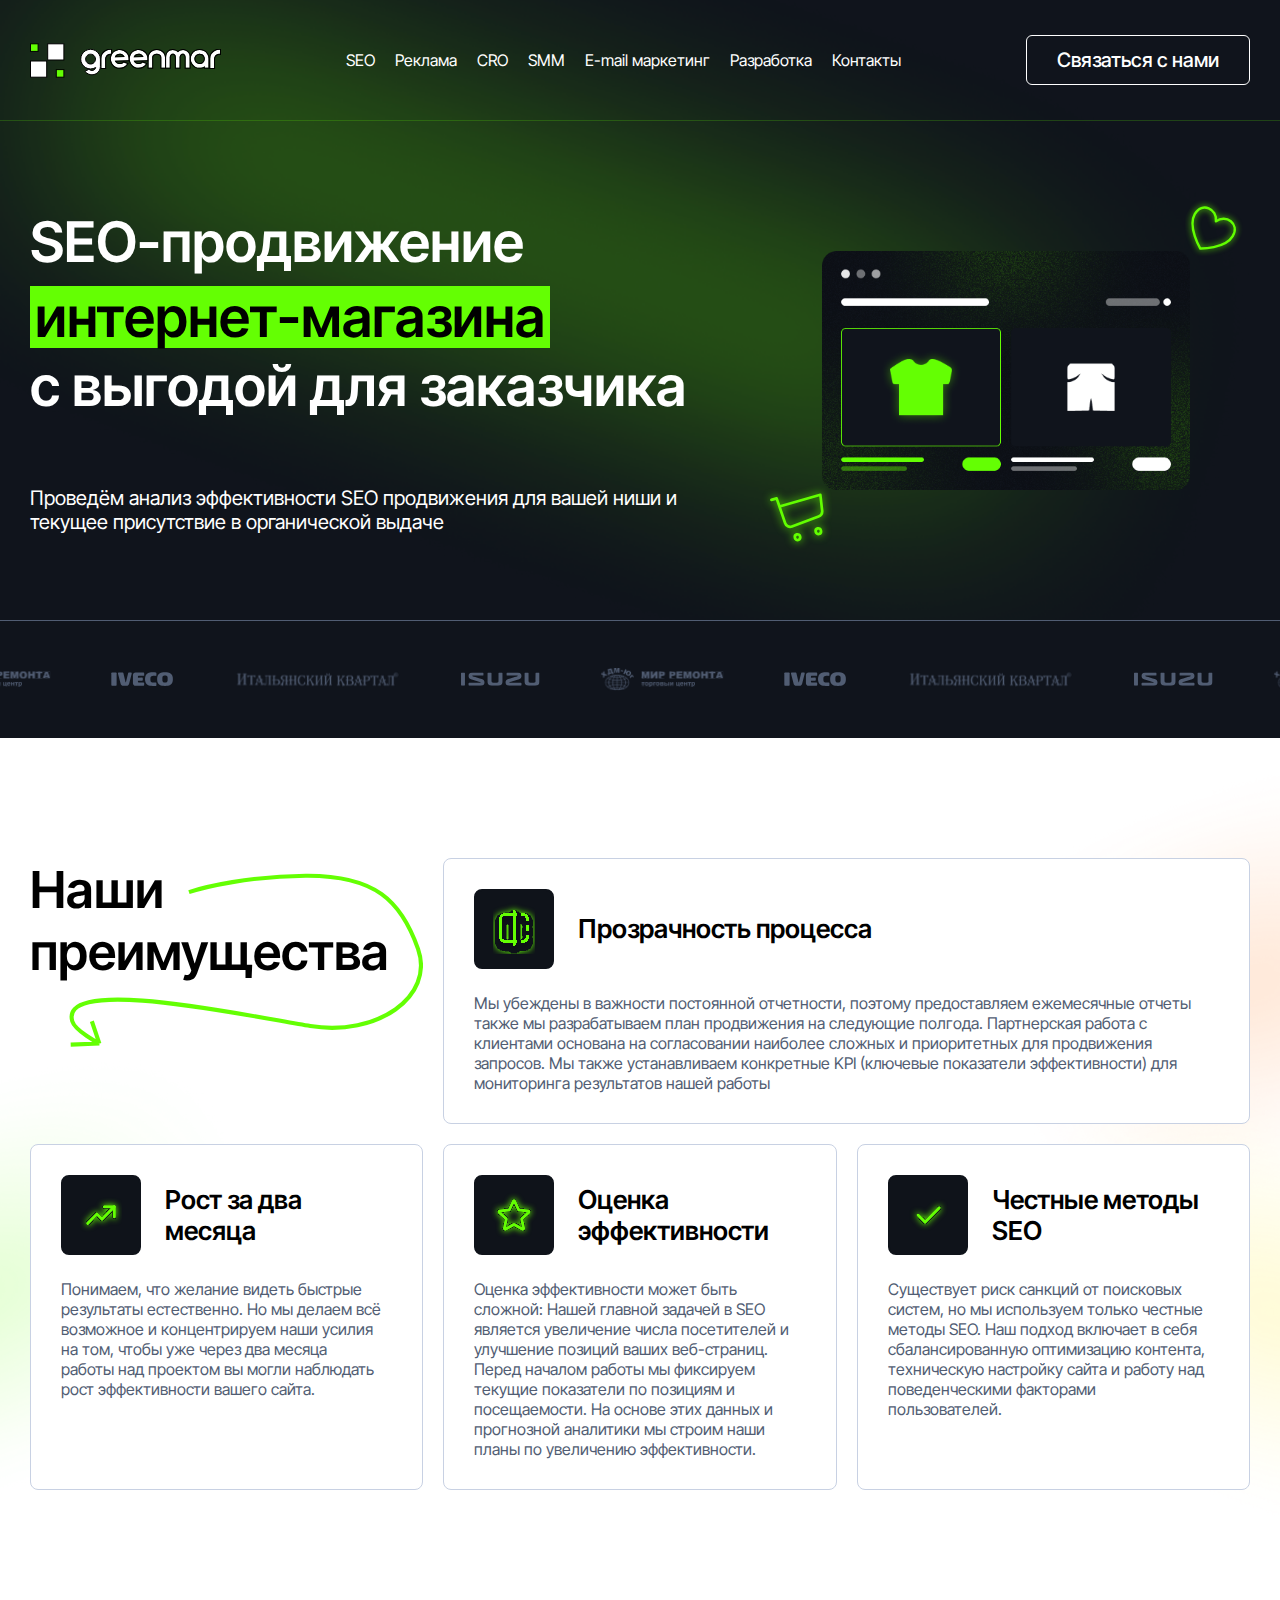
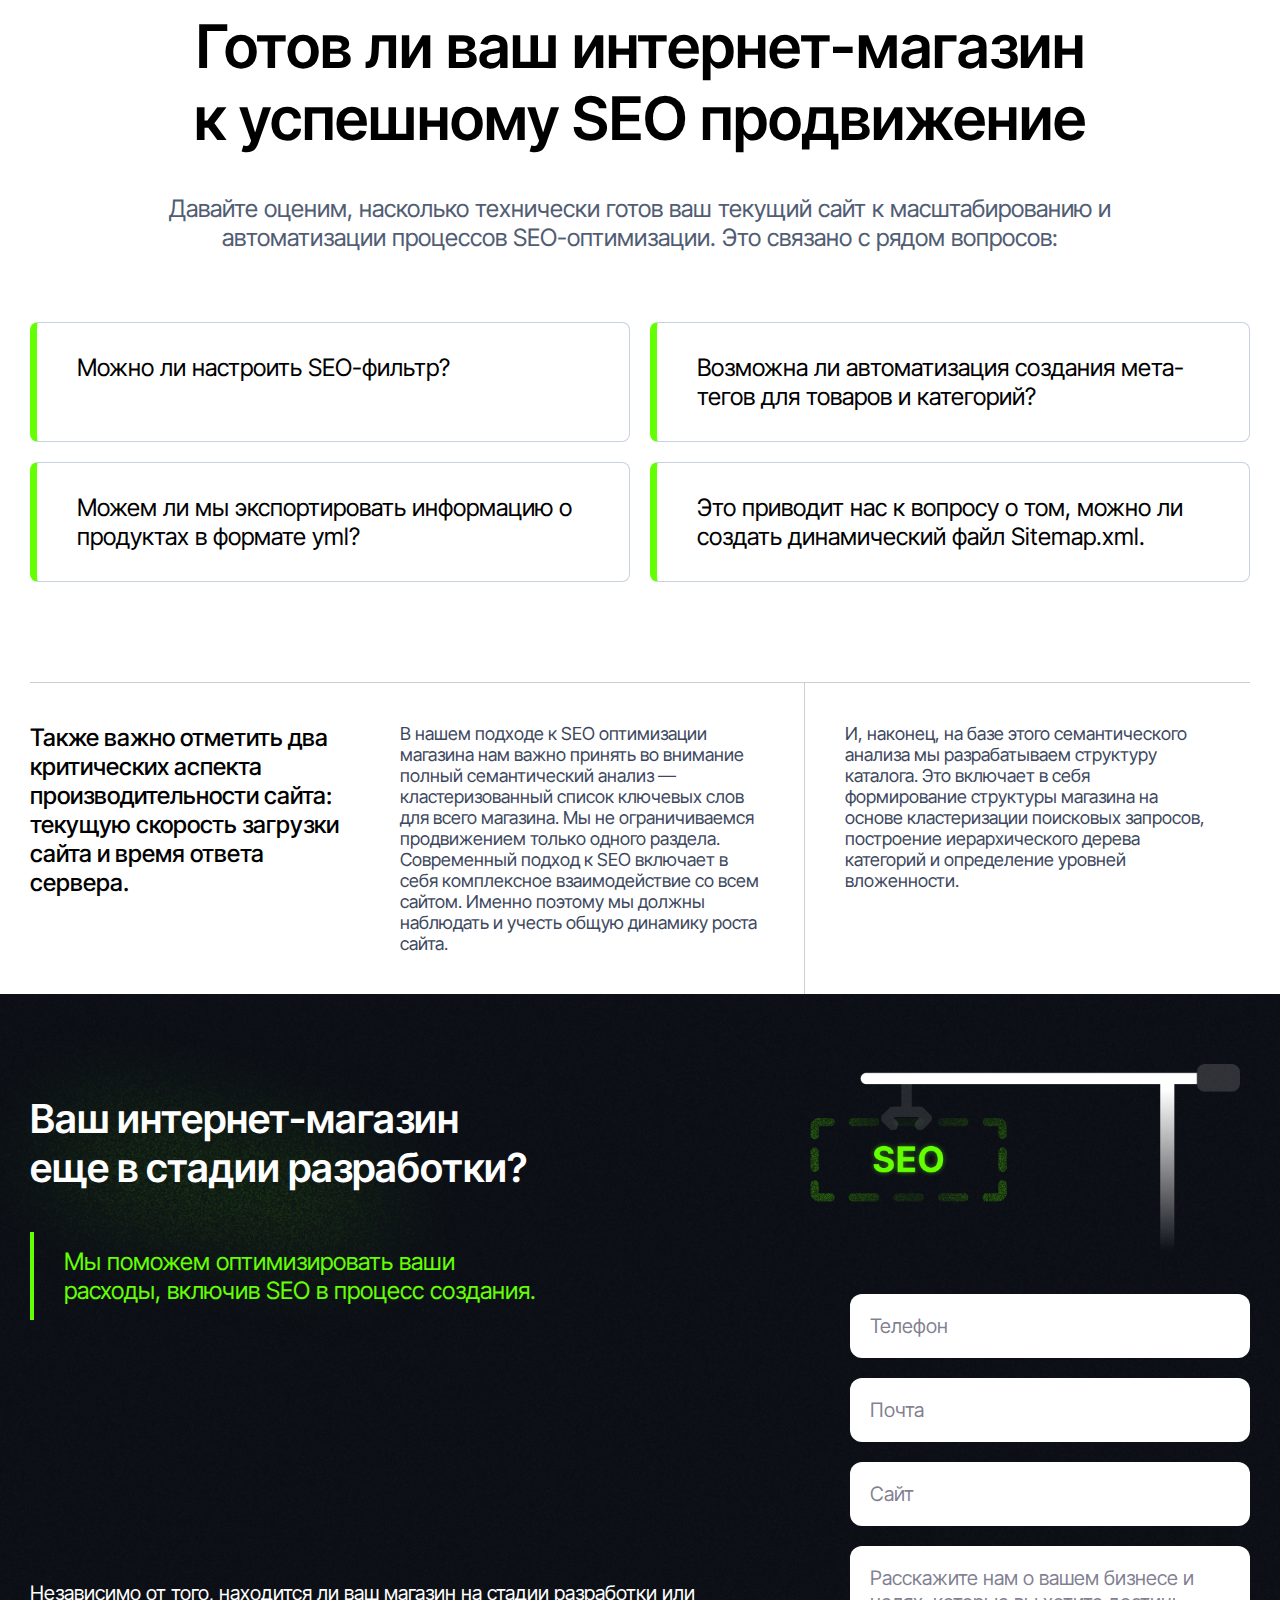
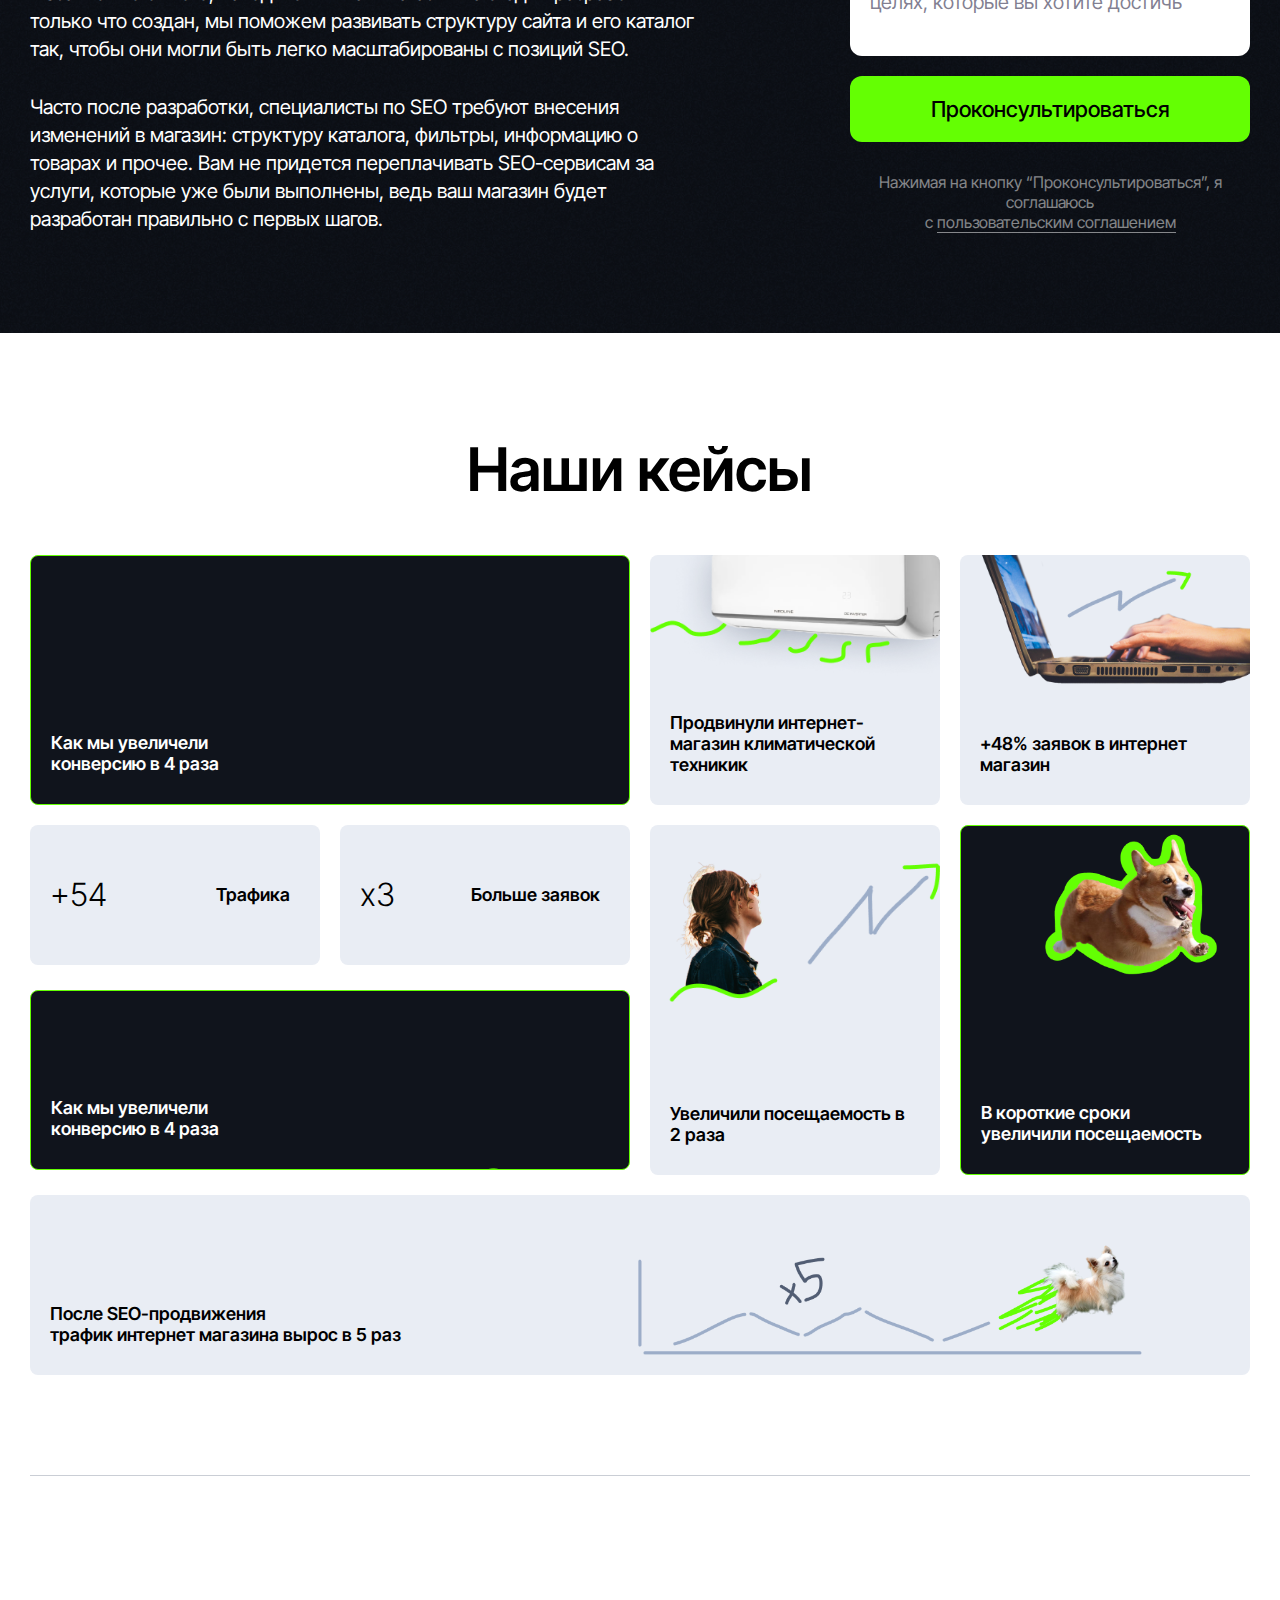
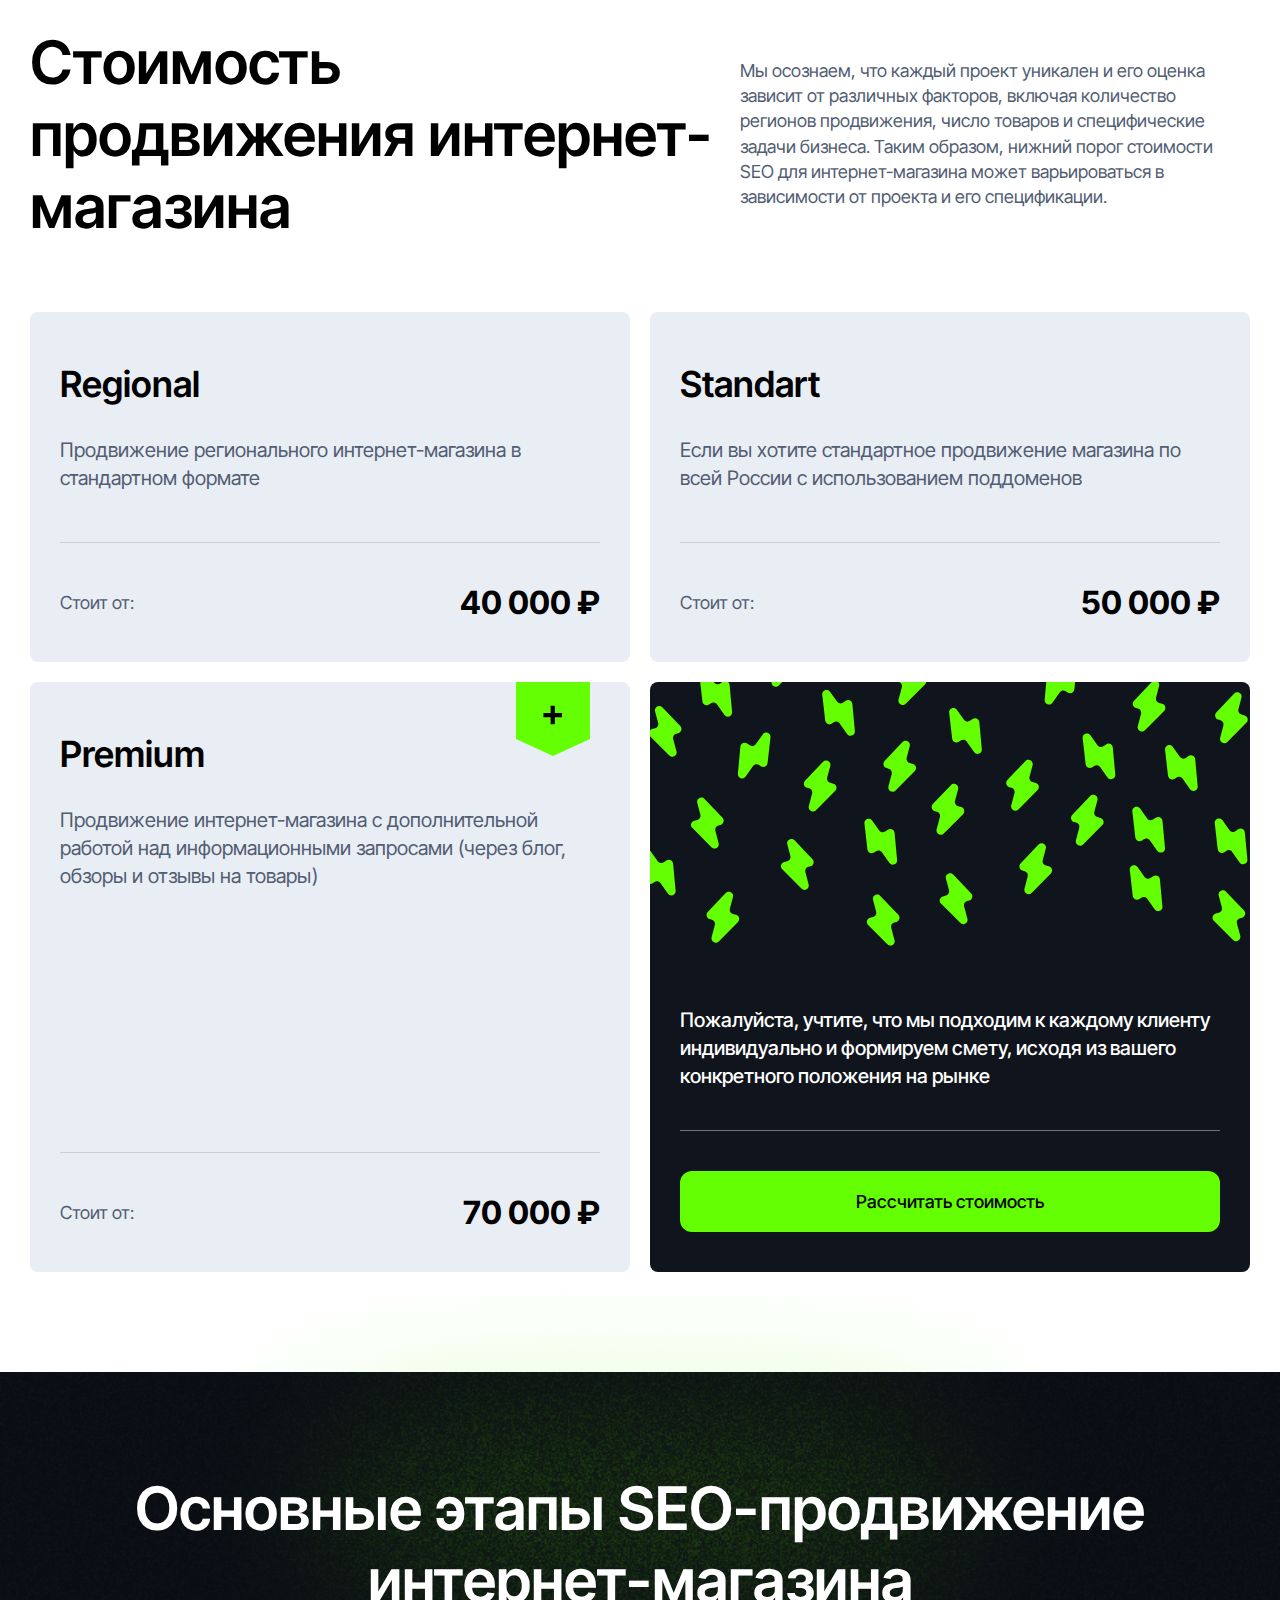
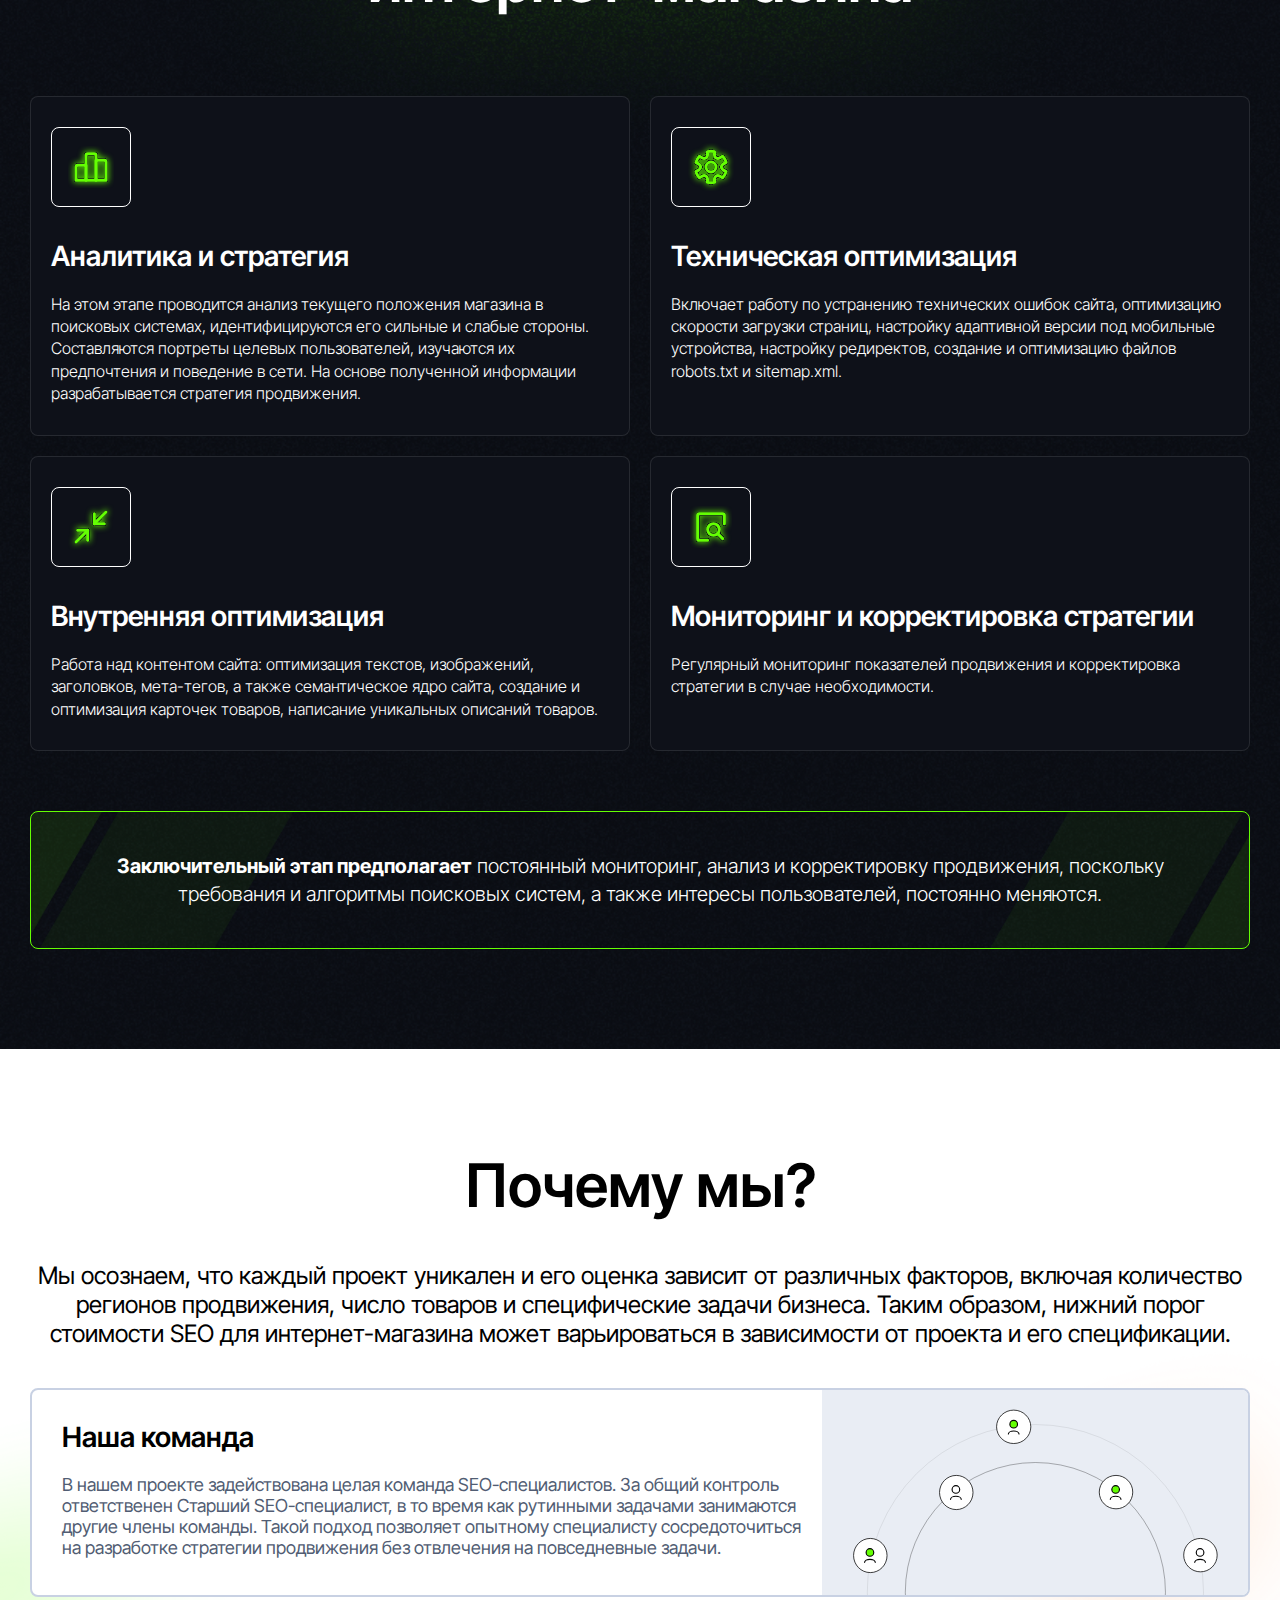
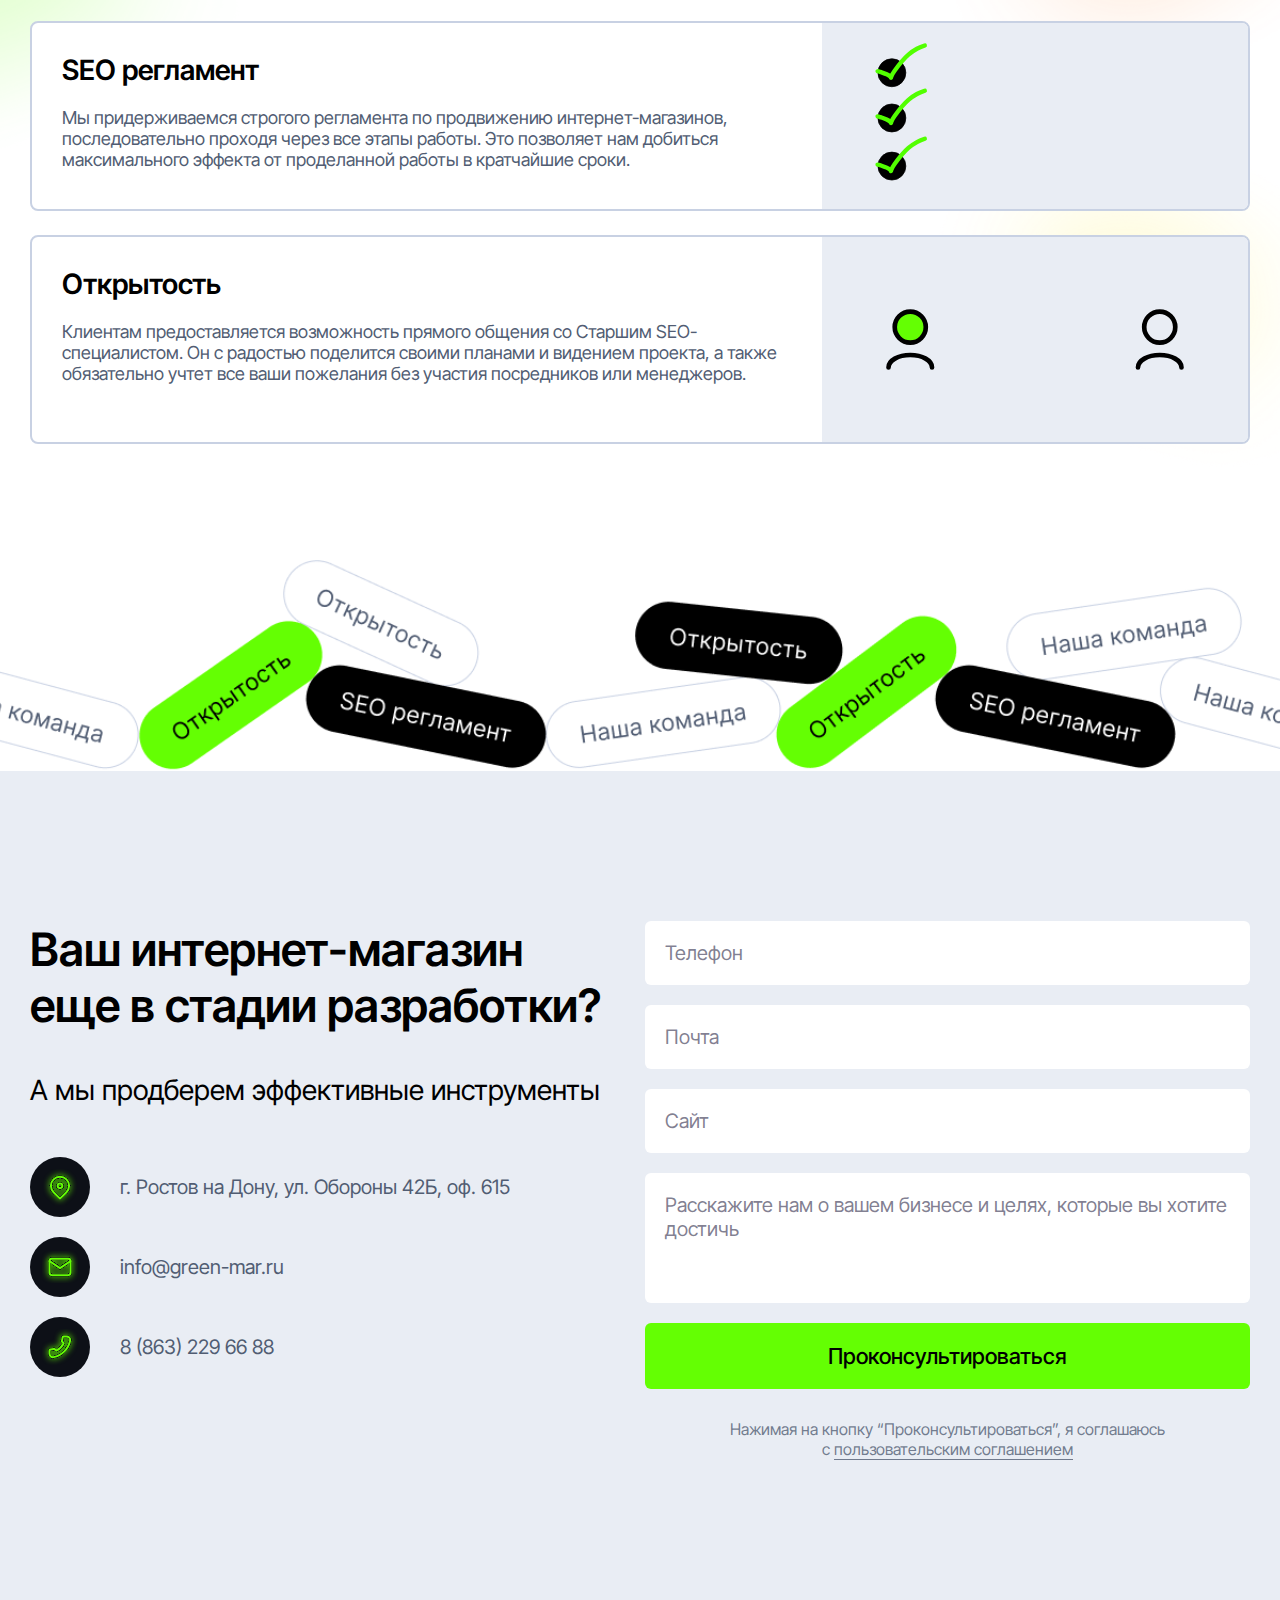
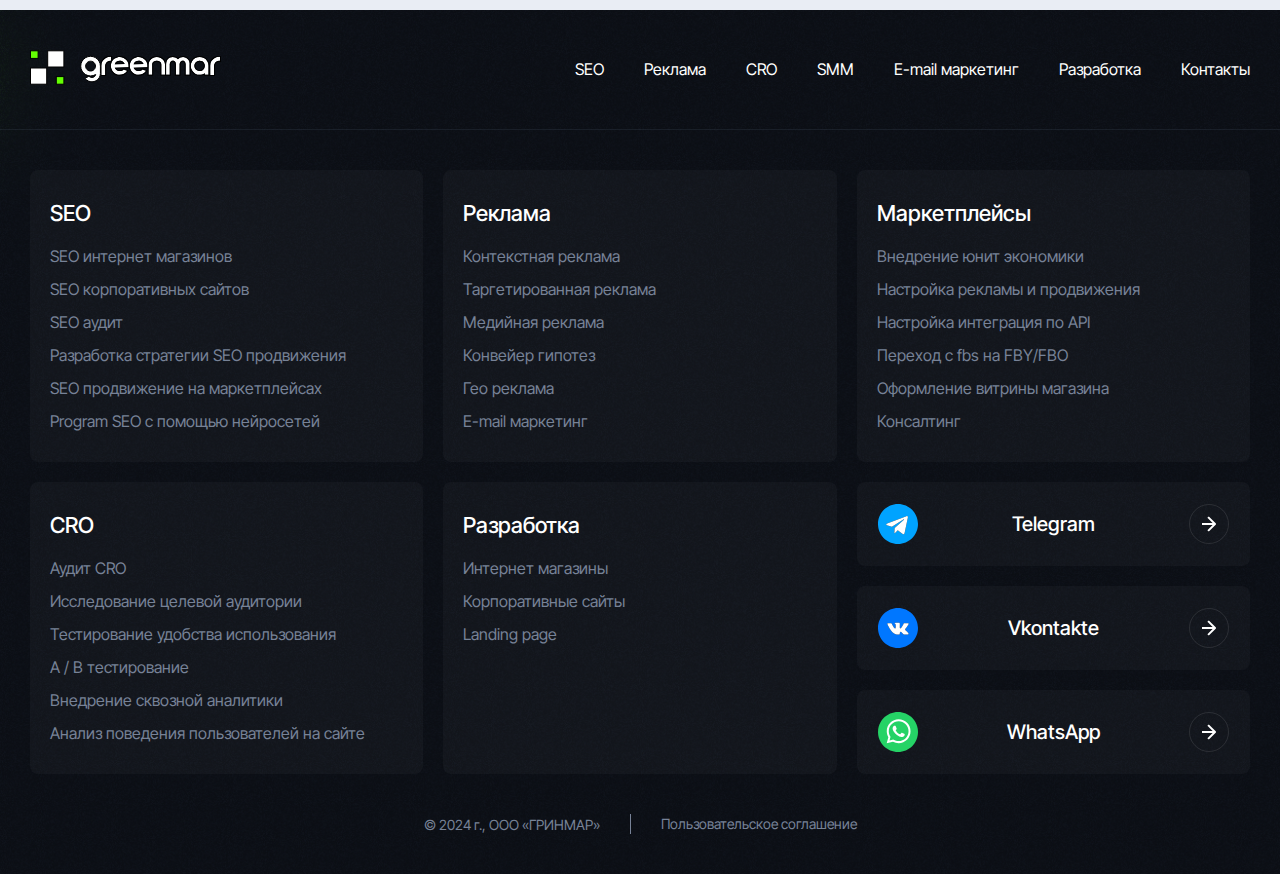
<file: index.html>
<!DOCTYPE html>
<html lang="ru">
  <head>
    <meta charset="UTF-8" />
    <meta http-equiv="X-UA-Compatible" content="IE=edge" />
    <meta name="viewport" content="width=device-width, initial-scale=1" />
    <meta http-equiv="x-ua-compatible" content="IE=edge" />
    <title>SEO</title>
    <link rel="stylesheet" href="css/slick.css" />
    <link rel="stylesheet" href="css/slick-theme.css" />
    <link rel="stylesheet" href="css/magnific-popup.css" />
    <link rel="stylesheet" href="css/select2.min.css" />
    <link rel="stylesheet" href="css/aos.css" />
    <link rel="stylesheet" href="css/style.css" />
  </head>

  <body>
    <div class="header-wrapper">
      <header id="header">
        <div class="wrapper">
          <div class="header-info">
            <a href="index.html" class="logo">
              <img src="img/logo.svg" alt="" />
            </a>
            <div class="menu-wrap">
              <ul class="main-menu">
                <li><a href="#">SEO</a></li>
                <li><a href="#">Реклама</a></li>
                <li><a href="#">CRO</a></li>
                <li><a href="#">SMM</a></li>
                <li><a href="#">E-mail маркетинг</a></li>
                <li><a href="#">Разработка</a></li>
                <li><a href="#">Контакты</a></li>
              </ul>
            </div>
            <a href="#" class="border-btn">Связаться с нами</a>
            <div class="drop-menu">
              <span class="line"></span>
              <span class="line"></span>
              <span class="line"></span>
            </div>
          </div>
        </div>
      </header>

      <div class="banner">
        <div class="wrapper">
          <div class="banner-info">
            <div class="text-wrap">
              <h1 class="title">
                <span>SEO-продвижение</span>
                <span class="style">интернет-магазина</span>
                <span>с выгодой для заказчика</span>
              </h1>
              <p class="subtitle">
                Проведём анализ эффективности SEO продвижения для вашей ниши и
                текущее присутствие в органической выдаче
              </p>
            </div>
            <div class="img-wrap">
              <img src="img/banner-icon2.svg" alt="" class="icon1" />
              <img src="img/banner-img1.png" alt="" class="image" />
              <img src="img/banner-icon1.svg" alt="" class="icon2" />
            </div>
          </div>
        </div>
      </div>
    </div>

    <div class="logos-container">
      <img src="img/brand1.svg" alt="" />
      <img src="img/brand2.svg" alt="" />
      <img src="img/brand3.svg" alt="" />
      <img src="img/brand4.svg" alt="" />
      <img src="img/brand1.svg" alt="" />
      <img src="img/brand2.svg" alt="" />
      <img src="img/brand3.svg" alt="" />
      <img src="img/brand4.svg" alt="" />
      <img src="img/brand1.svg" alt="" />
      <img src="img/brand2.svg" alt="" />
      <img src="img/brand3.svg" alt="" />
      <img src="img/brand4.svg" alt="" />
      <img src="img/brand1.svg" alt="" />
      <img src="img/brand2.svg" alt="" />
      <img src="img/brand3.svg" alt="" />
      <img src="img/brand4.svg" alt="" />
      <img src="img/brand1.svg" alt="" />
      <img src="img/brand2.svg" alt="" />
      <img src="img/brand3.svg" alt="" />
      <img src="img/brand4.svg" alt="" />
      <img src="img/brand1.svg" alt="" />
      <img src="img/brand2.svg" alt="" />
      <img src="img/brand3.svg" alt="" />
      <img src="img/brand4.svg" alt="" />
    </div>

    <div class="our-advantages">
      <div class="wrapper">
        <div class="our-advantages-items">
          <div class="title-wrap">
            <h2>Наши преимущества</h2>
            <img src="img/our-advantages-style.svg" alt="" />
          </div>
          <div class="our-advantages-item one">
            <div class="top-info">
              <div class="icon">
                <img src="img/our-advantages1.svg" alt="" />
              </div>
              <h4>Прозрачность процесса</h4>
            </div>
            <p class="text">
              Мы убеждены в важности постоянной отчетности, поэтому
              предоставляем ежемесячные отчеты также мы разрабатываем план
              продвижения на следующие полгода. Партнерская работа с клиентами
              основана на согласовании наиболее сложных и приоритетных для
              продвижения запросов. Мы также устанавливаем конкретные KPI
              (ключевые показатели эффективности) для мониторинга результатов
              нашей работы
            </p>
          </div>
          <div class="our-advantages-item two">
            <div class="top-info">
              <div class="icon">
                <img src="img/our-advantages2.svg" alt="" />
              </div>
              <h4>Рост за два месяца</h4>
            </div>
            <p class="text">
              Понимаем, что желание видеть быстрые результаты естественно. Но мы
              делаем всё возможное и концентрируем наши усилия на том, чтобы уже
              через два месяца работы над проектом вы могли наблюдать рост
              эффективности вашего сайта.
            </p>
          </div>
          <div class="our-advantages-item three">
            <div class="top-info">
              <div class="icon">
                <img src="img/our-advantages3.svg" alt="" />
              </div>
              <h4>Оценка эффективности</h4>
            </div>
            <p class="text">
              Оценка эффективности может быть сложной: Нашей главной задачей в
              SEO является увеличение числа посетителей и улучшение позиций
              ваших веб-страниц. Перед началом работы мы фиксируем текущие
              показатели по позициям и посещаемости. На основе этих данных и
              прогнозной аналитики мы строим наши планы по увеличению
              эффективности.
            </p>
          </div>
          <div class="our-advantages-item four">
            <div class="top-info">
              <div class="icon">
                <img src="img/our-advantages4.svg" alt="" />
              </div>
              <h4>Честные методы SEO</h4>
            </div>
            <p class="text">
              Существует риск санкций от поисковых систем, но мы используем
              только честные методы SEO. Наш подход включает в себя
              сбалансированную оптимизацию контента, техническую настройку сайта
              и работу над поведенческими факторами пользователей.
            </p>
          </div>
        </div>
      </div>
    </div>

    <div class="promotion">
      <div class="wrapper">
        <h2 class="main-title">
          Готов ли ваш интернет-магазин к успешному SEO продвижение
        </h2>
        <p class="subtitle">
          Давайте оценим, насколько технически готов ваш текущий сайт к
          масштабированию и автоматизации процессов SEO-оптимизации. Это связано
          с рядом вопросов:
        </p>
        <div class="promotion-items">
          <div class="promotion-item">
            <span>Можно ли настроить SEO-фильтр?</span>
          </div>
          <div class="promotion-item">
            <span
              >Возможна ли автоматизация создания <br />
              мета-тегов для товаров и категорий?</span
            >
          </div>
          <div class="promotion-item">
            <span
              >Можем ли мы экспортировать информацию о <br />
              продуктах в формате yml?</span
            >
          </div>
          <div class="promotion-item">
            <span
              >Это приводит нас к вопросу о том, можно ли создать динамический
              файл Sitemap.xml.</span
            >
          </div>
        </div>
      </div>
      <div class="promotion-texts">
        <div class="wrapper">
          <div class="texts-wrap">
            <p class="title">
              Также важно отметить два критических аспекта производительности
              сайта: текущую скорость загрузки сайта и время ответа сервера.
            </p>
            <div class="texts">
              <p>
                В нашем подходе к SEO оптимизации магазина нам важно принять во
                внимание полный семантический анализ — кластеризованный список
                ключевых слов для всего магазина. Мы не ограничиваемся
                продвижением только одного раздела. Современный подход к SEO
                включает в себя комплексное взаимодействие со всем сайтом.
                Именно поэтому мы должны наблюдать и учесть общую динамику роста
                сайта.
              </p>
              <p>
                И, наконец, на базе этого семантического анализа мы
                разрабатываем структуру каталога. Это включает в себя
                формирование структуры магазина на основе кластеризации
                поисковых запросов, построение иерархического дерева категорий и
                определение уровней вложенности.
              </p>
            </div>
          </div>
        </div>
      </div>
    </div>

    <div class="consult">
      <div class="wrapper">
        <div class="consult-info">
          <div class="text-wrap">
            <h2 class="main-title white">
              Ваш интернет-магазин <br />
              еще в стадии разработки?
            </h2>
            <p class="style">
              Мы поможем оптимизировать ваши <br />
              расходы, включив SEO в процесс создания.
            </p>
            <div class="info-texts">
              <p class="text">
                Независимо от того, находится ли ваш магазин на стадии
                разработки или только что создан, мы поможем развивать структуру
                сайта и его каталог так, чтобы они могли быть легко
                масштабированы с позиций SEO.
              </p>
              <p class="text">
                Часто после разработки, специалисты по SEO требуют внесения
                изменений в магазин: структуру каталога, фильтры, информацию о
                товарах и прочее. Вам не придется переплачивать SEO-сервисам за
                услуги, которые уже были выполнены, ведь ваш магазин будет
                разработан правильно с первых шагов.
              </p>
            </div>
          </div>
          <form class="consult-form">
            <div class="form-bg">
              <img src="img/consult-form-img.png" alt="" class="img1" />
              <img src="img/consult-form-img2.png" alt="" class="img2" />
            </div>

            <input
              type="tel"
              placeholder="Телефон"
              class="phone-number-input"
            />
            <input type="email" placeholder="Почта" />
            <input type="text" placeholder="Сайт" />
            <textarea
              placeholder="Расскажите нам о вашем бизнесе и целях, которые вы хотите достичь"
            ></textarea>
            <button class="green-btn" type="button">
              Проконсультироваться
            </button>
            <p>
              Нажимая на кнопку “Проконсультироваться”, я соглашаюсь <br />
              с
              <a href="#">пользовательским соглашением</a>
            </p>
          </form>
        </div>
      </div>
    </div>

    <div class="our-cases">
      <div class="wrapper">
        <h2 class="main-title">Наши кейсы</h2>
        <div class="cases-items">
          <a href="#" class="cases-item item1 black">
            <span class="white">Как мы увеличели конверсию в 4 раза</span>
            <div class="img-wrap">
              <img src="img/cases-img1.png" alt="" class="img" />
              <img src="img/cases-img1-1.png" alt="" class="img2" />
            </div>
          </a>
          <a href="#" class="cases-item item2">
            <span>Продвинули интернет-магазин климатической техникик</span>
            <img src="img/cases-img2.png" alt="" />
          </a>
          <a href="#" class="cases-item item3">
            <span>+48% заявок в интернет магазин</span>
            <img src="img/cases-img3.png" alt="" />
          </a>
          <a href="#" class="cases-item item4">
            <b>+54</b>
            <span>Трафика</span>
          </a>
          <a href="#" class="cases-item item5">
            <b>x3</b>
            <span>Больше заявок</span>
          </a>
          <a href="#" class="cases-item item6 black">
            <span class="white">Как мы увеличели конверсию в 4 раза</span>
            <div class="img-wrap">
              <img src="img/cases-img4.png" alt="" class="img" />
              <img src="img/cases-img4-4.png" alt="" class="img2" />
            </div>
          </a>
          <a href="#" class="cases-item item7">
            <span>Увеличили посещаемость в 2 раза</span>
            <img src="img/cases-img5.png" alt="" />
          </a>
          <a href="#" class="cases-item item8 black">
            <span class="white">В короткие сроки увеличили посещаемость</span>
            <div class="img-wrap">
              <img src="img/cases-img6.png" alt="" class="img" />
              <img src="img/cases-img6-6.png" alt="" class="img2" />
            </div>
          </a>
          <a href="#" class="cases-item item9">
            <span
              >После SEO-продвижения <br />
              трафик интернет магазина вырос в 5 раз</span
            >
            <img src="img/cases-img7.png" alt="" />
          </a>
        </div>
      </div>
    </div>

    <div class="cost-promotion">
      <div class="wrapper">
        <div class="title-wrap">
          <h2 class="main-title">Стоимость продвижения интернет-магазина</h2>
          <p>
            Мы осознаем, что каждый проект уникален и его оценка зависит от
            различных факторов, включая количество регионов продвижения, число
            товаров и специфические задачи бизнеса. Таким образом, нижний порог
            стоимости SEO для интернет-магазина может варьироваться в
            зависимости от проекта и его спецификации.
          </p>
        </div>
        <div class="cost-items">
          <div class="cost-item">
            <h4>Regional</h4>
            <p>
              Продвижение регионального интернет-магазина в стандартном формате
            </p>
            <div class="price">
              <span>Стоит от:</span>
              <b>40 000 ₽</b>
            </div>
          </div>
          <div class="cost-item">
            <h4>Standart</h4>
            <p>
              Если вы хотите стандартное продвижение магазина по всей России с
              использованием поддоменов
            </p>
            <div class="price">
              <span>Стоит от:</span>
              <b>50 000 ₽</b>
            </div>
          </div>
          <div class="cost-item">
            <img src="img/premium-icon.svg" alt="" class="premium-img" />
            <h4>Premium</h4>
            <p>
              Продвижение интернет-магазина с дополнительной работой над
              информационными запросами (через блог, обзоры и отзывы на товары)
            </p>
            <div class="price">
              <span>Стоит от:</span>
              <b>70 000 ₽</b>
            </div>
          </div>
          <div class="calculate-cost-item">
            <img
              src="img/cost-style.svg"
              alt=""
              id="style-img"
              class="style-img"
            />
            <p class="text">
              Пожалуйста, учтите, что мы подходим к каждому клиенту
              индивидуально и формируем смету, исходя из вашего конкретного
              положения на рынке
            </p>
            <a href="#calculator-popup" class="green-btn popup"
              >Рассчитать стоимость</a
            >
          </div>
        </div>
      </div>
    </div>

    <div class="stages">
      <div class="wrapper">
        <h2 class="main-title white">
          Основные этапы SEO-продвижение интернет-магазина
        </h2>
        <div class="stages-items">
          <div class="stages-item">
            <div class="stages-item-info">
              <div class="top">
                <div class="icon">
                  <img src="img/stages-icon1.svg" alt="" />
                </div>
                <h3>Аналитика и стратегия</h3>
              </div>
              <p>
                На этом этапе проводится анализ текущего положения магазина в
                поисковых системах, идентифицируются его сильные и слабые
                стороны. Составляются портреты целевых пользователей, изучаются
                их предпочтения и поведение в сети. На основе полученной
                информации разрабатывается стратегия продвижения.
              </p>
            </div>
          </div>
          <div class="stages-item">
            <div class="stages-item-info">
              <div class="top">
                <div class="icon">
                  <img src="img/stages-icon2.svg" alt="" />
                </div>
                <h3>Техническая оптимизация</h3>
              </div>
              <p>
                Включает работу по устранению технических ошибок сайта,
                оптимизацию скорости загрузки страниц, настройку адаптивной
                версии под мобильные устройства, настройку редиректов, создание
                и оптимизацию файлов robots.txt и sitemap.xml.
              </p>
            </div>
          </div>
          <div class="stages-item">
            <div class="stages-item-info">
              <div class="top">
                <div class="icon">
                  <img src="img/stages-icon3.svg" alt="" />
                </div>
                <h3>Внутренняя оптимизация</h3>
              </div>
              <p>
                Работа над контентом сайта: оптимизация текстов, изображений,
                заголовков, мета-тегов, а также семантическое ядро сайта,
                создание и оптимизация карточек товаров, написание уникальных
                описаний товаров.
              </p>
            </div>
          </div>
          <div class="stages-item">
            <div class="stages-item-info">
              <div class="top">
                <div class="icon">
                  <img src="img/stages-icon4.svg" alt="" />
                </div>
                <h3>Мониторинг и корректировка стратегии</h3>
              </div>
              <p>
                Регулярный мониторинг показателей продвижения и корректировка
                стратегии в случае необходимости.
              </p>
            </div>
          </div>
        </div>
        <div class="stages-bottom-info">
          <p>
            <b>Заключительный этап предполагает</b> постоянный мониторинг,
            анализ и корректировку продвижения, поскольку требования и алгоритмы
            поисковых систем, а также интересы пользователей, постоянно
            меняются.
          </p>
        </div>
      </div>
    </div>

    <div class="why-us">
      <div class="wrapper">
        <h2 class="main-title">Почему мы?</h2>
        <p class="subtitle">
          Мы осознаем, что каждый проект уникален и его оценка зависит от
          различных факторов, включая количество регионов продвижения, число
          товаров и специфические задачи бизнеса. Таким образом, нижний порог
          стоимости SEO для интернет-магазина может варьироваться в зависимости
          от проекта и его спецификации.
        </p>
        <div class="why-items">
          <div class="why-item">
            <div class="text-wrap">
              <h4>Наша команда</h4>
              <p>
                В нашем проекте задействована целая команда SEO-специалистов. За
                общий контроль ответственен Старший SEO-специалист, в то время
                как рутинными задачами занимаются другие члены команды. Такой
                подход позволяет опытному специалисту сосредоточиться на
                разработке стратегии продвижения без отвлечения на повседневные
                задачи.
              </p>
            </div>
            <div class="img-wrap">
              <img src="img/why-img1.svg" alt="" class="img" />
              <img src="img/why-img1-1.svg" alt="" class="icon1" />
            </div>
          </div>
          <div class="why-item">
            <div class="text-wrap">
              <h4>SEO регламент</h4>
              <p>
                Мы придерживаемся строгого регламента по продвижению
                интернет-магазинов, последовательно проходя через все этапы
                работы. Это позволяет нам добиться максимального эффекта от
                проделанной работы в кратчайшие сроки.
              </p>
            </div>
            <div class="img-wrap">
              <img src="img/why-img2.svg" alt="" class="img" />
              <img src="img/why-img2-2.svg" alt="" class="icon2" />
            </div>
          </div>
          <div class="why-item">
            <div class="text-wrap">
              <h4>Открытость</h4>
              <p>
                Клиентам предоставляется возможность прямого общения со Старшим
                SEO-специалистом. Он с радостью поделится своими планами и
                видением проекта, а также обязательно учтет все ваши пожелания
                без участия посредников или менеджеров.
              </p>
            </div>
            <div class="img-wrap">
              <img src="img/why-img3.svg" alt="" class="img" />
              <img src="img/why-img3-3.svg" alt="" class="icon3" />
            </div>
          </div>
        </div>
      </div>
      <div class="bg">
        <img src="img/buttons-bg.png" alt="" />
      </div>
    </div>

    <div class="contacts">
      <div class="wrapper">
        <div class="contacts-info">
          <div class="text-wrap">
            <h2 class="main-title">
              Ваш интернет-магазин <br />
              еще в стадии разработки?
            </h2>
            <p class="subtitle">А мы продберем эффективные инструменты</p>
            <div class="info-items">
              <div class="info-item">
                <span class="icon">
                  <img src="img/contact-icon1.svg" alt="" />
                </span>
                <span class="text"
                  >г. Ростов на Дону, ул. Обороны 42Б, оф. 615</span
                >
              </div>
              <div class="info-item">
                <span class="icon">
                  <img src="img/contact-icon2.svg" alt="" />
                </span>
                <span class="text">info@green-mar.ru</span>
              </div>
              <div class="info-item">
                <span class="icon">
                  <img src="img/contact-icon3.svg" alt="" />
                </span>
                <span class="text">8 (863) 229 66 88</span>
              </div>
            </div>
          </div>
          <form class="contact-form">
            <input
              type="tel"
              placeholder="Телефон"
              class="phone-number-input"
            />
            <input type="email" placeholder="Почта" />
            <input type="text" placeholder="Сайт" />
            <textarea
              placeholder="Расскажите нам о вашем бизнесе и целях, которые вы хотите достичь"
            ></textarea>
            <button class="green-btn" type="button">
              Проконсультироваться
            </button>
            <p>
              Нажимая на кнопку “Проконсультироваться”, я соглашаюсь <br />
              с
              <a href="#">пользовательским соглашением</a>
            </p>
          </form>
        </div>
      </div>
    </div>

    <footer class="footer">
      <div class="top">
        <div class="wrapper">
          <a href="index.html" class="footer-logo">
            <img src="img/logo.svg" alt="" />
          </a>
          <ul class="footer-menu">
            <li><a href="#">SEO</a></li>
            <li><a href="#">Реклама</a></li>
            <li><a href="#">CRO</a></li>
            <li><a href="#">SMM</a></li>
            <li><a href="#">E-mail маркетинг</a></li>
            <li><a href="#">Разработка</a></li>
            <li><a href="#">Контакты</a></li>
          </ul>
        </div>
      </div>
      <div class="wrapper">
        <div class="links-items">
          <div class="links-item">
            <h3>SEO</h3>
            <a href="#">SEO интернет магазинов</a>
            <a href="#">SEO корпоративных сайтов</a>
            <a href="#">SEO аудит</a>
            <a href="#">Разработка стратегии SEO продвижения</a>
            <a href="#">SEO продвижение на маркетплейсах</a>
            <a href="#">Program SEO с помощью нейросетей</a>
          </div>
          <div class="links-item">
            <h3>Реклама</h3>
            <a href="#">Контекстная реклама</a>
            <a href="#">Таргетированная реклама</a>
            <a href="#">Медийная реклама</a>
            <a href="#">Конвейер гипотез</a>
            <a href="#">Гео реклама</a>
            <a href="#">E-mail маркетинг</a>
          </div>
          <div class="links-item">
            <h3>Маркетплейсы</h3>
            <a href="#">Внедрение юнит экономики</a>
            <a href="#">Настройка рекламы и продвижения</a>
            <a href="#">Настройка интеграция по API</a>
            <a href="#">Переход с fbs на FBY/FBO</a>
            <a href="#">Оформление витрины магазина</a>
            <a href="#">Консалтинг </a>
          </div>
          <div class="links-item">
            <h3>CRO</h3>
            <a href="#">Аудит CRO</a>
            <a href="#">Исследование целевой аудитории</a>
            <a href="#">Тестирование удобства использования</a>
            <a href="#">A / B тестирование</a>
            <a href="#">Внедрение сквозной аналитики</a>
            <a href="#">Анализ поведения пользователей на сайте</a>
          </div>
          <div class="links-item">
            <h3>Разработка</h3>
            <a href="#">Интернет магазины</a>
            <a href="#">Корпоративные сайты</a>
            <a href="#">Landing page</a>
          </div>
          <div class="social-links">
            <a href="#">
              <img src="img/soc-icon1.svg" alt="" />
              <span class="text">Telegram</span>
              <span class="arrow">
                <img src="img/link-arrow.svg" alt="" />
              </span>
            </a>
            <a href="#">
              <img src="img/soc-icon2.svg" alt="" />
              <span class="text">Vkontakte</span>
              <span class="arrow">
                <img src="img/link-arrow.svg" alt="" />
              </span>
            </a>
            <a href="#">
              <img src="img/soc-icon3.svg" alt="" />
              <span class="text">WhatsApp</span>
              <span class="arrow">
                <img src="img/link-arrow.svg" alt="" />
              </span>
            </a>
          </div>
        </div>
        <div class="bottom">
          <p class="copyright">&copy; 2024 г., ООО «ГРИНМАР»</p>
          <a href="#">Пользовательское соглашение</a>
        </div>
      </div>
    </footer>

    <script src="js/jquery-3.4.1.min.js"></script>
    <script src="js/slick.min.js"></script>
    <script src="js/jquery.inputmask.bundle.min.js"></script>
    <script src="js/select2.min.js"></script>
    <script src="js/jquery.validate.js"></script>
    <script src="js/gsap.min.js"></script>
    <script src="js/ScrollTrigger.min.js"></script>
    <script src="js/jquery.magnific-popup.min.js"></script>
    <script src="js/aos.js"></script>
    <script src="js/script.js"></script>

    <div
      id="calculator-popup"
      class="mfp-hide white-popup mfp-with-anim main-popup"
    >
      <div class="popup-body">
        <button title="Close (Esc)" type="button" class="mfp-close"></button>
        <form class="form">
          <h3>Калькулятор бюджета</h3>
          <div class="select-wrap">
            <select>
              <option aria-checked="">Регион</option>
              <option value="2">Россия</option>
              <option value="3">Казахстан</option>
            </select>
          </div>
          <input type="text" placeholder="Охват" />
          <input type="text" placeholder="Переходы на сайт" />
          <input type="text" placeholder="Минимальный бюджет" />
          <input type="text" placeholder="Оптимальный бюджет" />
          <button class="green-btn" type="button">Рассчитать</button>
        </form>
      </div>
    </div>
  </body>
</html>
</file>
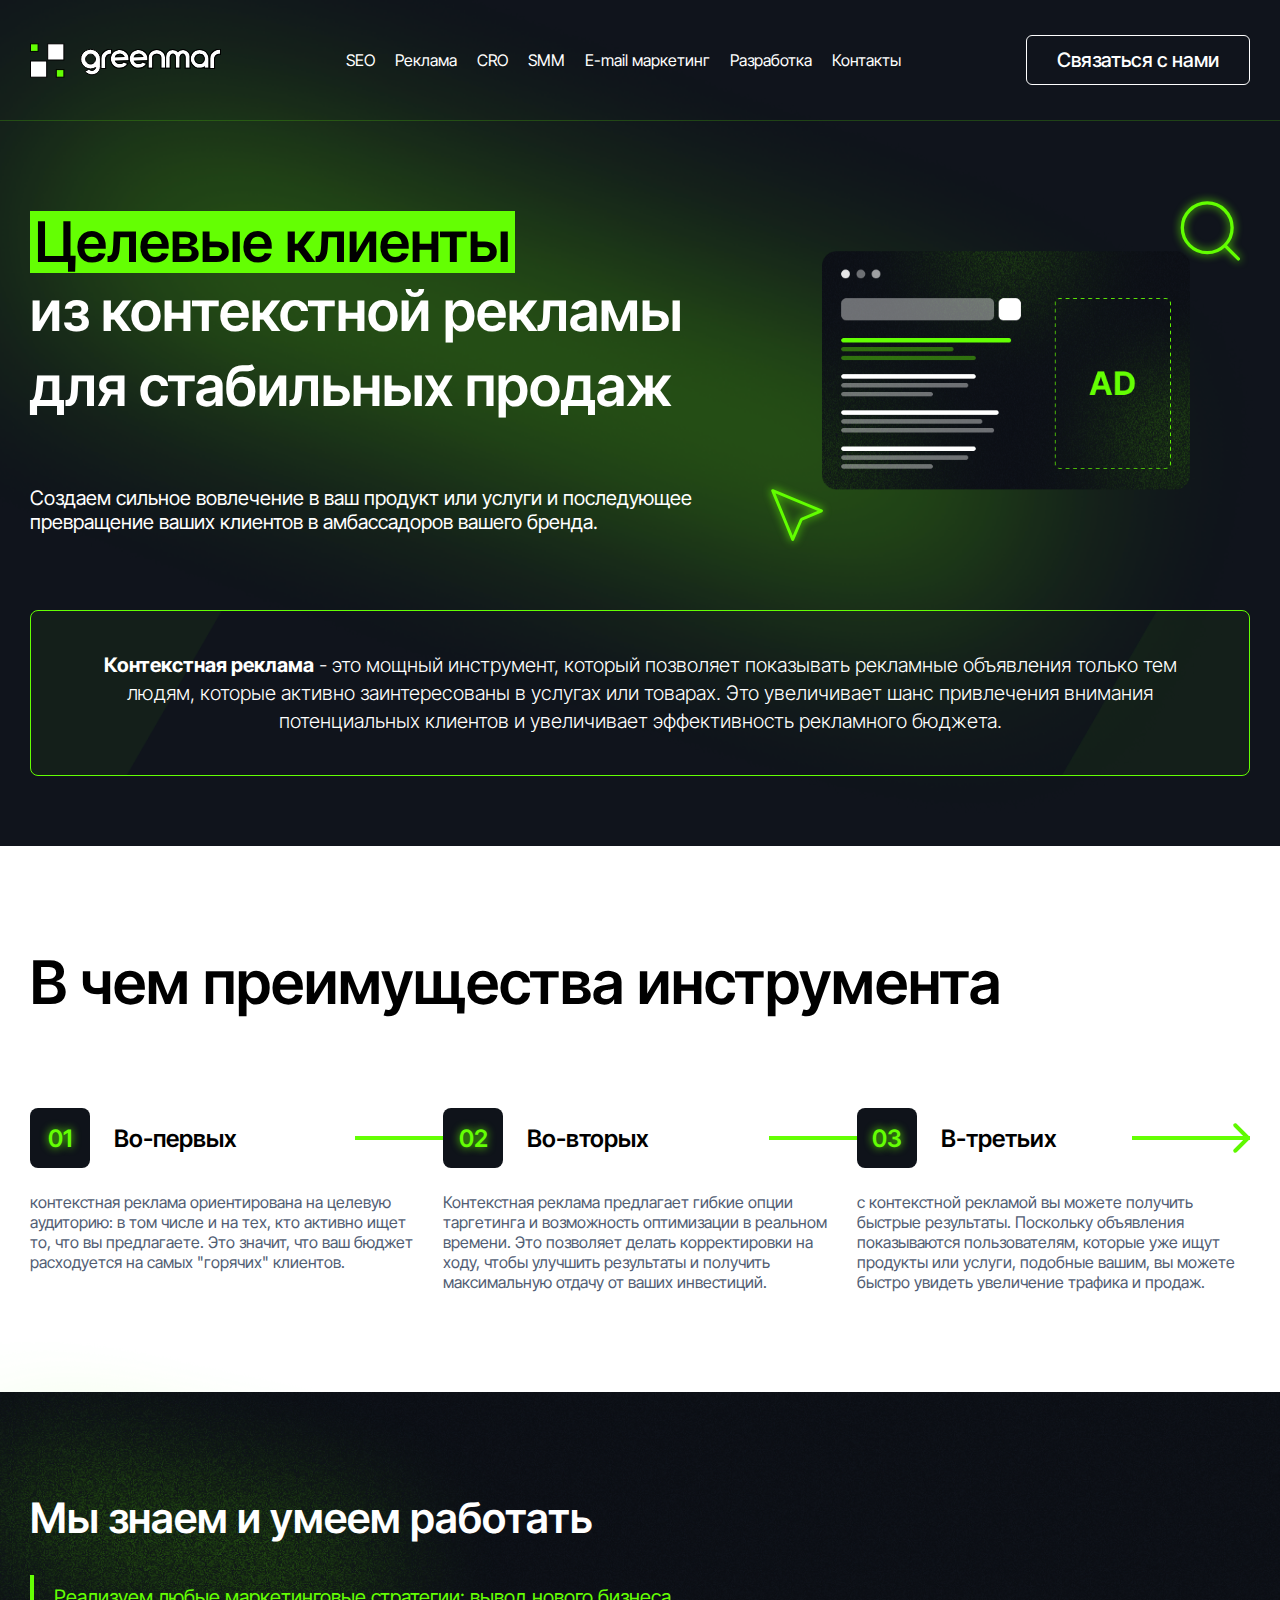
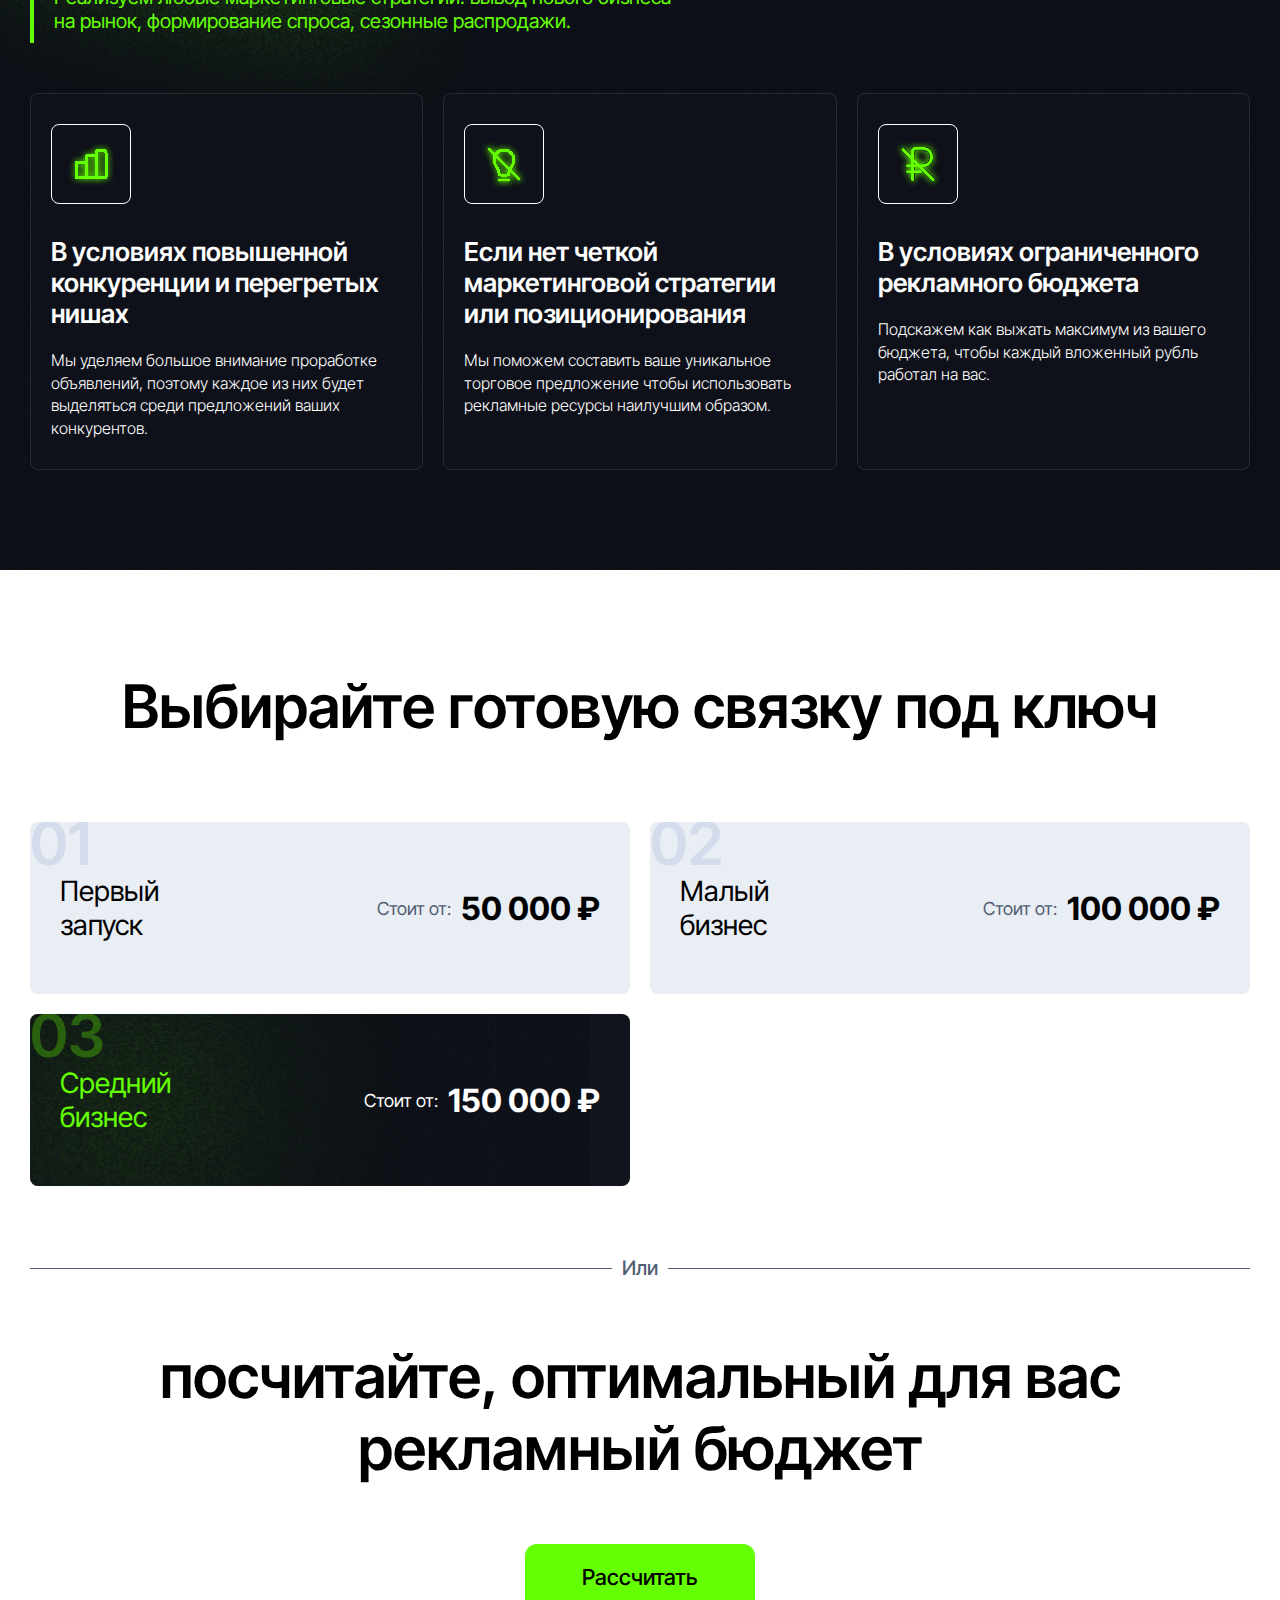
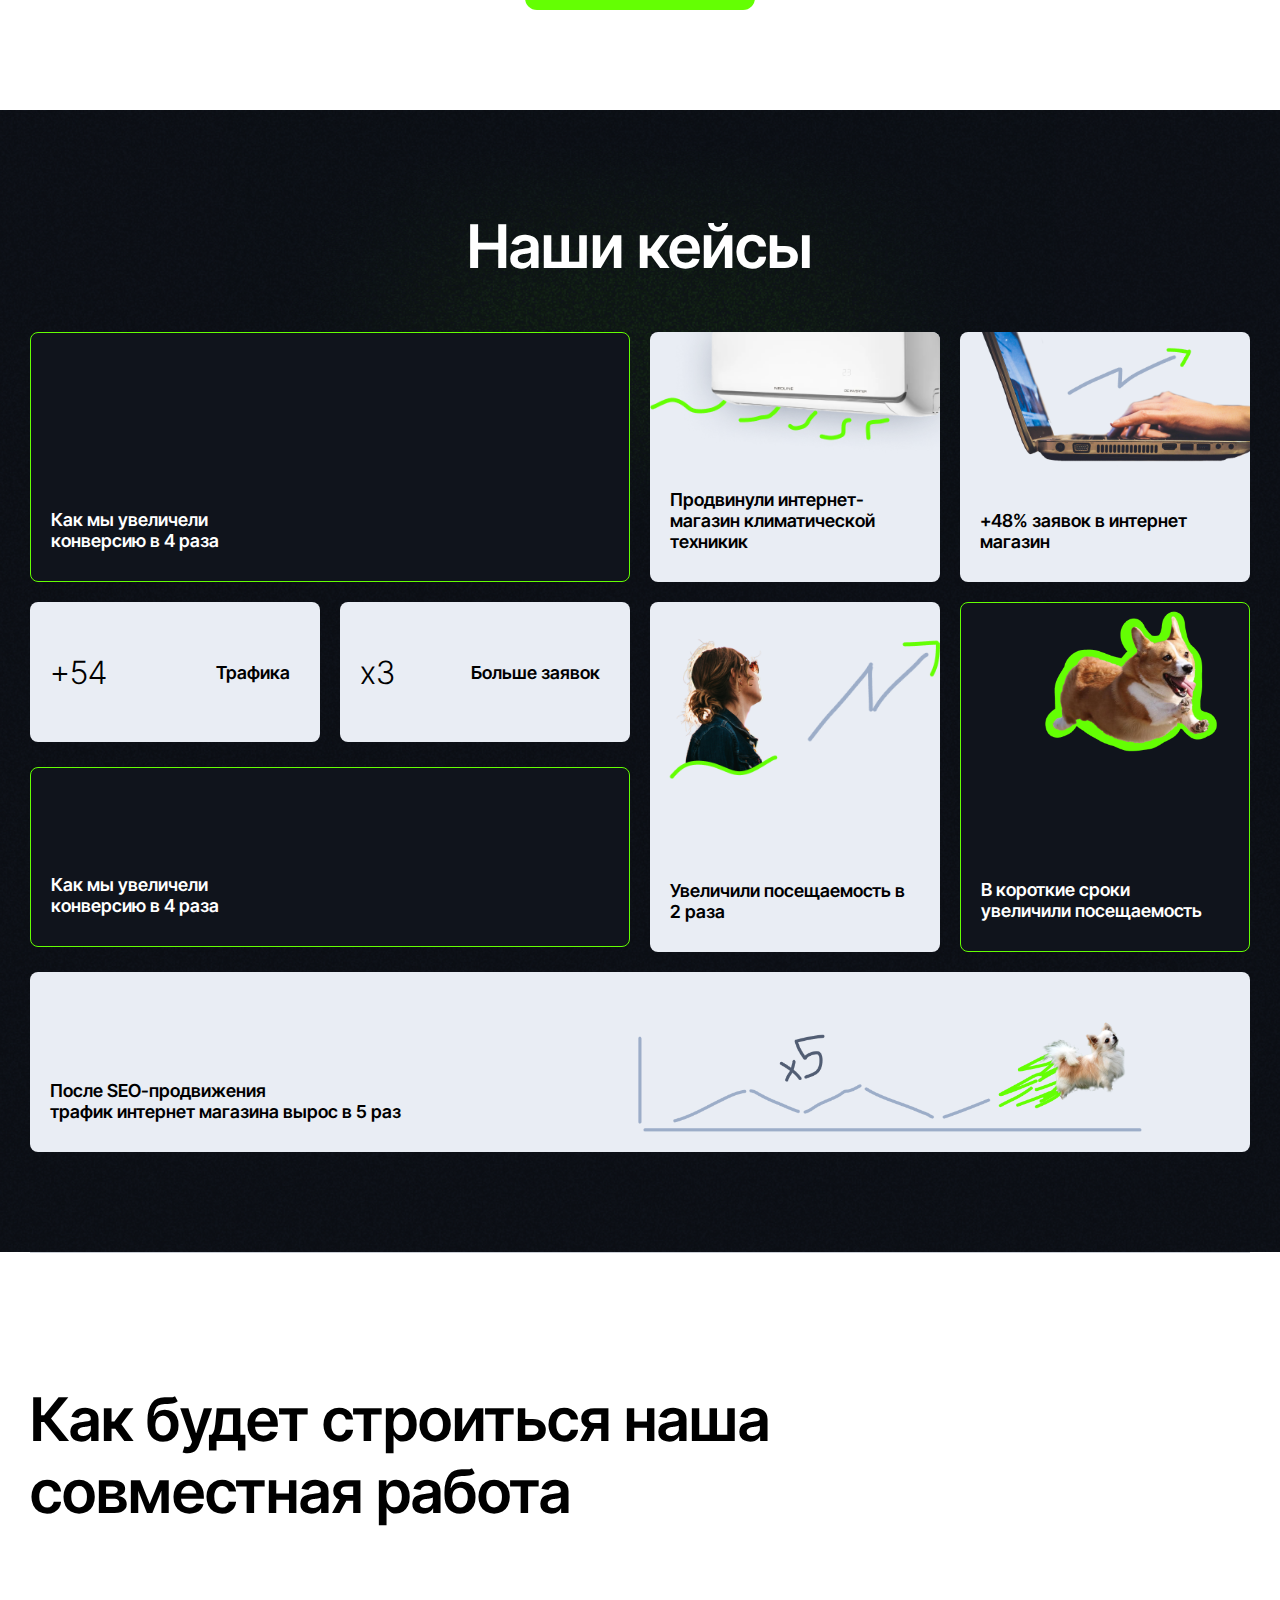
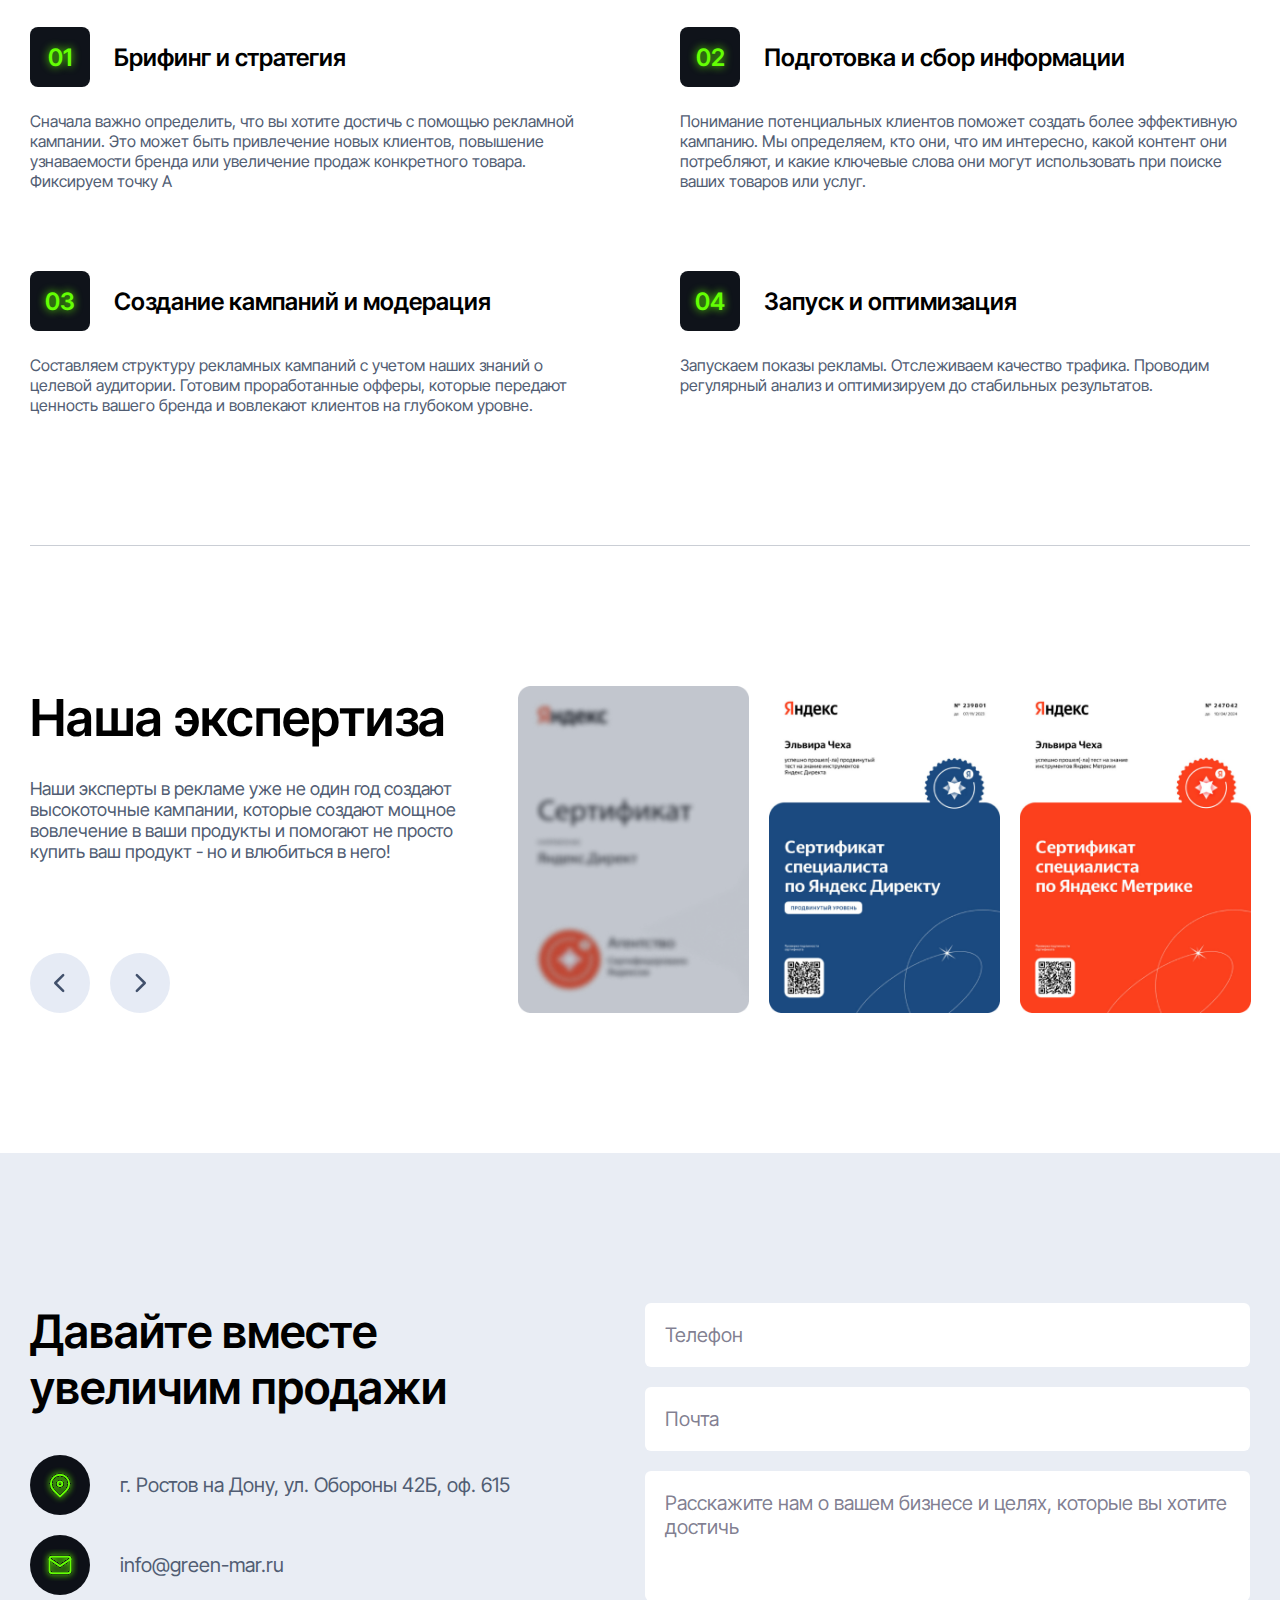
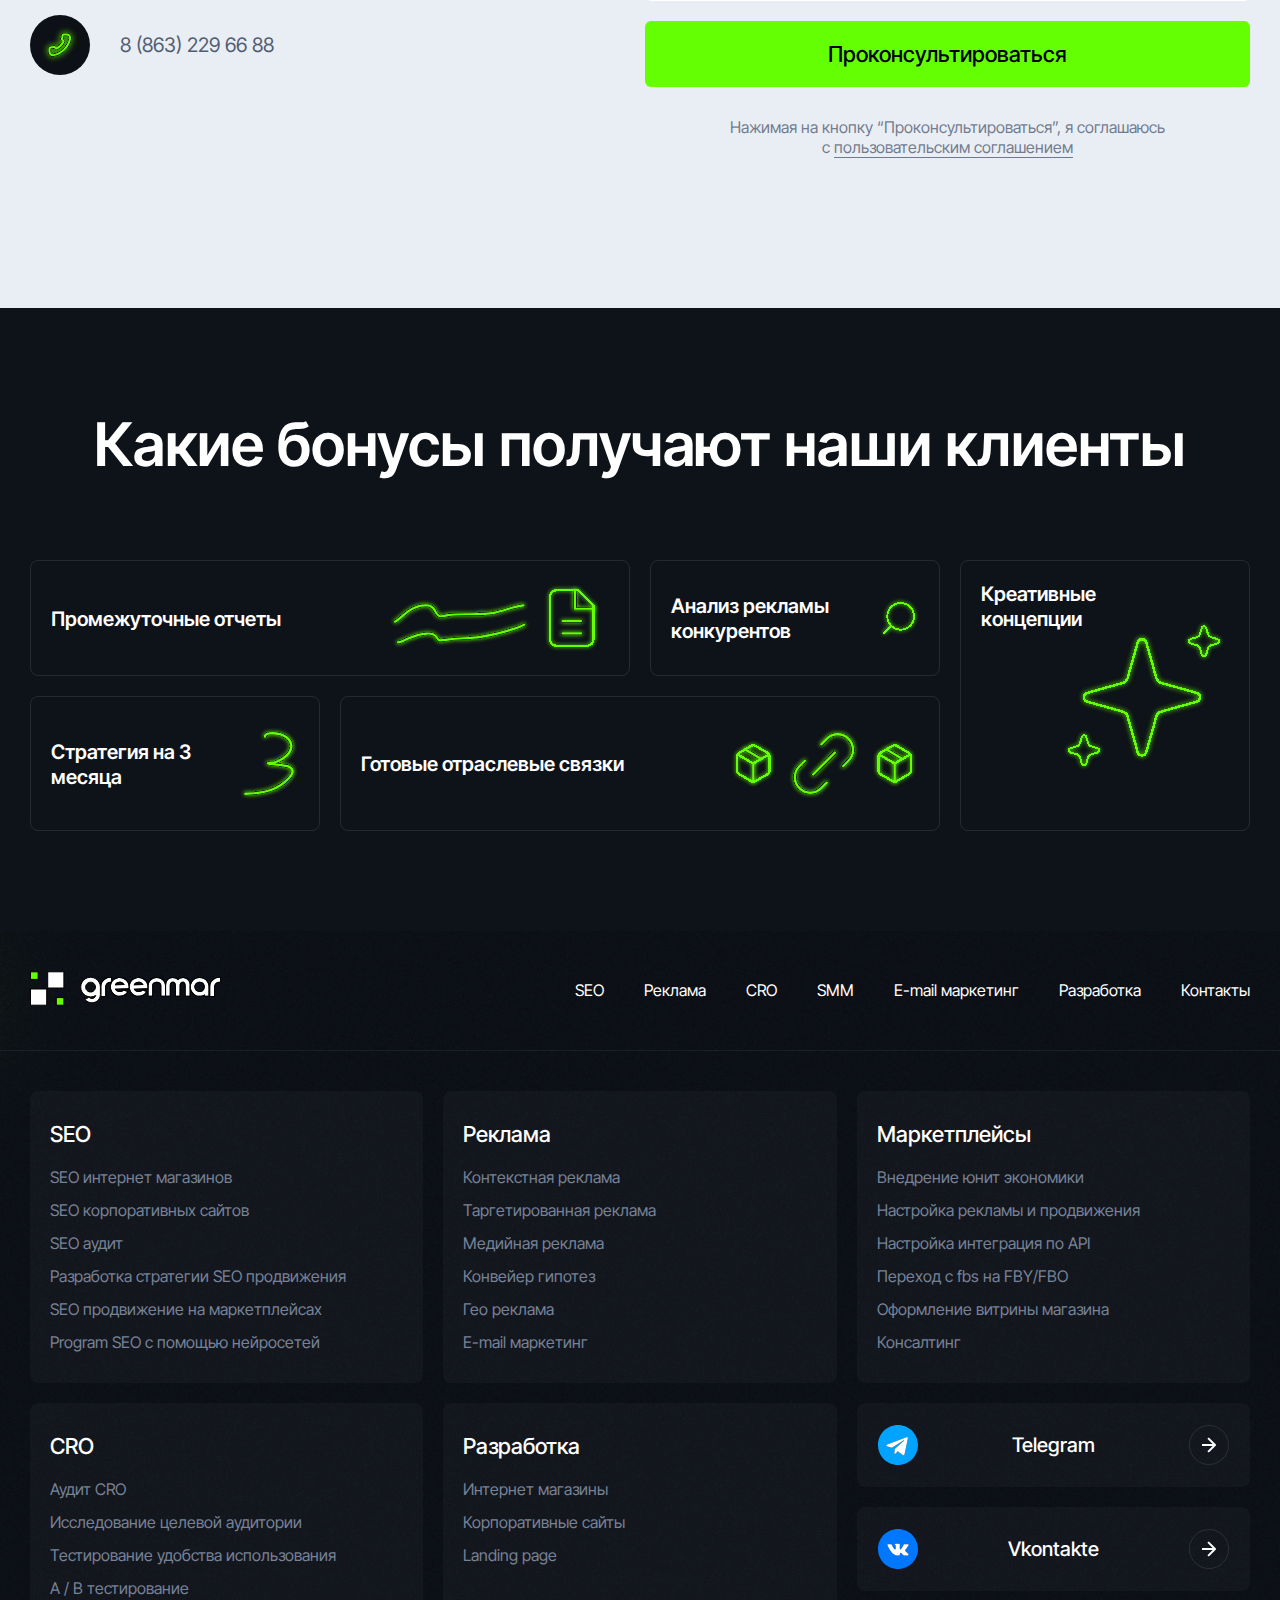
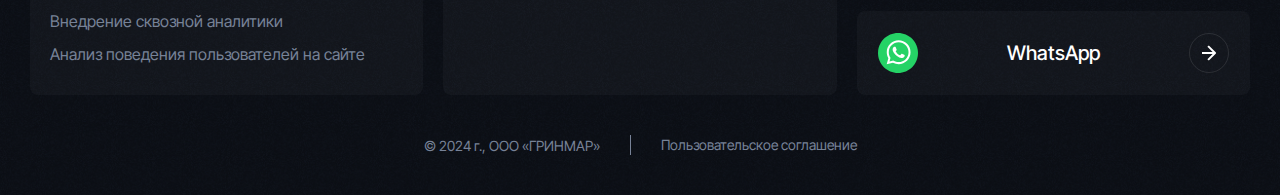
<file: contextual-advertising.html>
<!DOCTYPE html>
<html lang="ru">
  <head>
    <meta charset="UTF-8" />
    <meta http-equiv="X-UA-Compatible" content="IE=edge" />
    <meta name="viewport" content="width=device-width, initial-scale=1" />
    <meta http-equiv="x-ua-compatible" content="IE=edge" />
    <title>SEO</title>
    <link rel="stylesheet" href="css/slick.css" />
    <link rel="stylesheet" href="css/slick-theme.css" />
    <link rel="stylesheet" href="css/magnific-popup.css" />
    <link rel="stylesheet" href="css/select2.min.css" />
    <link rel="stylesheet" href="css/style.css" />
  </head>

  <body>
    <div class="header-wrapper">
      <header id="header">
        <div class="wrapper">
          <div class="header-info">
            <a href="index.html" class="logo">
              <img src="img/logo.svg" alt="" />
            </a>
            <div class="menu-wrap">
              <ul class="main-menu">
                <li><a href="#">SEO</a></li>
                <li><a href="#">Реклама</a></li>
                <li><a href="#">CRO</a></li>
                <li><a href="#">SMM</a></li>
                <li><a href="#">E-mail маркетинг</a></li>
                <li><a href="#">Разработка</a></li>
                <li><a href="#">Контакты</a></li>
              </ul>
            </div>
            <a href="#" class="border-btn">Связаться с нами</a>
            <div class="drop-menu">
              <span class="line"></span>
              <span class="line"></span>
              <span class="line"></span>
            </div>
          </div>
        </div>
      </header>

      <div class="banner">
        <div class="wrapper">
          <div class="banner-info">
            <div class="text-wrap">
              <h1 class="title">
                <span class="style">Целевые клиенты</span>
                <span>из контекстной рекламы </span>
                <span>для стабильных продаж </span>
              </h1>
              <p class="subtitle">
                Создаем сильное вовлечение в ваш продукт или услуги и
                последующее превращение ваших клиентов в амбассадоров вашего
                бренда.
              </p>
            </div>
            <div class="img-wrap">
              <img src="img/banner-icon4.svg" alt="" class="icon1 icon3" />
              <img src="img/banner-img2.png" alt="" class="image" />
              <img src="img/banner-icon3.svg" alt="" class="icon2" />
            </div>
          </div>
          <div class="stages-bottom-info">
            <p>
              <b>Контекстная реклама</b> - это мощный инструмент, который
              позволяет показывать рекламные объявления только тем людям,
              которые активно заинтересованы в услугах или товарах. Это
              увеличивает шанс привлечения внимания потенциальных клиентов и
              увеличивает эффективность рекламного бюджета.
            </p>
          </div>
        </div>
      </div>
    </div>
    <div class="advantages-tool">
      <div class="wrapper">
        <h2 class="main-title">В чем преимущества инструмента</h2>
        <div class="advantages-tool-items">
          <div class="advantages-tool-item">
            <div class="top">
              <div class="style"><span>01</span></div>
              <span class="text">Во-первых</span>
            </div>
            <p>
              контекстная реклама ориентирована на целевую аудиторию: в том
              числе и на тех, кто активно ищет то, что вы предлагаете. Это
              значит, что ваш бюджет расходуется на самых "горячих" клиентов.
            </p>
          </div>
          <div class="advantages-tool-item">
            <div class="top">
              <div class="style"><span>02</span></div>
              <span class="text">Во-вторых</span>
            </div>
            <p>
              Контекстная реклама предлагает гибкие опции таргетинга и
              возможность оптимизации в реальном времени. Это позволяет делать
              корректировки на ходу, чтобы улучшить результаты и получить
              максимальную отдачу от ваших инвестиций.
            </p>
          </div>
          <div class="advantages-tool-item">
            <div class="top">
              <div class="style"><span>03</span></div>
              <span class="text">В-третьих</span>
            </div>
            <p>
              с контекстной рекламой вы можете получить быстрые результаты.
              Поскольку объявления показываются пользователям, которые уже ищут
              продукты или услуги, подобные вашим, вы можете быстро увидеть
              увеличение трафика и продаж.
            </p>
          </div>
        </div>
      </div>
    </div>

    <div class="how-work">
      <div class="wrapper">
        <div class="title-wrap">
          <h2 class="main-title white">Мы знаем и умеем работать</h2>
          <p class="style">
            Реализуем любые маркетинговые стратегии: вывод нового бизнеса на
            рынок, формирование спроса, сезонные распродажи.
          </p>
        </div>
        <div class="stages-items">
          <div class="stages-item">
            <div class="stages-item-info">
              <div class="top">
                <div class="icon">
                  <img src="img/stages-icon5.svg" alt="" />
                </div>
                <h3>В условиях повышенной конкуренции и перегретых нишах</h3>
              </div>
              <p>
                Мы уделяем большое внимание проработке объявлений, поэтому
                каждое из них будет выделяться среди предложений ваших
                конкурентов.
              </p>
            </div>
          </div>
          <div class="stages-item">
            <div class="stages-item-info">
              <div class="top">
                <div class="icon">
                  <img src="img/stages-icon6.svg" alt="" />
                </div>
                <h3>
                  Если нет четкой маркетинговой стратегии или позиционирования
                </h3>
              </div>
              <p>
                Мы поможем составить ваше уникальное торговое предложение чтобы
                использовать рекламные ресурсы наилучшим образом.
              </p>
            </div>
          </div>
          <div class="stages-item">
            <div class="stages-item-info">
              <div class="top">
                <div class="icon">
                  <img src="img/stages-icon7.svg" alt="" />
                </div>
                <h3>В условиях ограниченного рекламного бюджета</h3>
              </div>
              <p>
                Подскажем как выжать максимум из вашего бюджета, чтобы каждый
                вложенный рубль работал на вас.
              </p>
            </div>
          </div>
        </div>
      </div>
    </div>

    <div class="full-construction">
      <div class="wrapper">
        <h2 class="main-title">Выбирайте готовую связку под ключ</h2>
        <div class="full-construction-items">
          <div class="full-construction-item">
            <div class="number">01</div>
            <p>Первый запуск</p>
            <div class="price">
              <span class="text">Стоит от:</span>
              <b>50 000 ₽</b>
            </div>
          </div>
          <div class="full-construction-item">
            <div class="number">02</div>
            <p>Малый бизнес</p>
            <div class="price">
              <span class="text">Стоит от:</span>
              <b>100 000 ₽</b>
            </div>
          </div>
          <div class="full-construction-item active">
            <div class="number">03</div>
            <p>Средний бизнес</p>
            <div class="price">
              <span class="text">Стоит от:</span>
              <b>150 000 ₽</b>
            </div>
          </div>
        </div>
        <div class="or">
          <div class="style">
            <span class="line"></span>
            <span class="text">Или</span>
            <span class="line"></span>
          </div>
          <h2 class="main-title">
            посчитайте, оптимальный для вас рекламный бюджет
          </h2>
          <a href="#calculator-popup" class="green-btn popup">Рассчитать</a>
        </div>
      </div>
    </div>

    <div class="our-cases black-theme">
      <div class="wrapper">
        <h2 class="main-title white">Наши кейсы</h2>
        <div class="cases-items">
          <a href="#" class="cases-item item1 black">
            <span class="white">Как мы увеличели конверсию в 4 раза</span>
            <div class="img-wrap">
              <img src="img/cases-img1.png" alt="" class="img" />
              <img src="img/cases-img1-1.png" alt="" class="img2" />
            </div>
          </a>
          <a href="#" class="cases-item item2">
            <span>Продвинули интернет-магазин климатической техникик</span>
            <img src="img/cases-img2.png" alt="" />
          </a>
          <a href="#" class="cases-item item3">
            <span>+48% заявок в интернет магазин</span>
            <img src="img/cases-img3.png" alt="" />
          </a>
          <a href="#" class="cases-item item4">
            <b>+54</b>
            <span>Трафика</span>
          </a>
          <a href="#" class="cases-item item5">
            <b>x3</b>
            <span>Больше заявок</span>
          </a>
          <a href="#" class="cases-item item6 black">
            <span class="white">Как мы увеличели конверсию в 4 раза</span>
            <div class="img-wrap">
              <img src="img/cases-img4.png" alt="" class="img" />
              <img src="img/cases-img4-4.png" alt="" class="img2" />
            </div>
          </a>
          <a href="#" class="cases-item item7">
            <span>Увеличили посещаемость в 2 раза</span>
            <img src="img/cases-img5.png" alt="" />
          </a>
          <a href="#" class="cases-item item8 black">
            <span class="white">В короткие сроки увеличили посещаемость</span>
            <div class="img-wrap">
              <img src="img/cases-img6.png" alt="" class="img" />
              <img src="img/cases-img6-6.png" alt="" class="img2" />
            </div>
          </a>
          <a href="#" class="cases-item item9">
            <span
              >После SEO-продвижения <br />
              трафик интернет магазина вырос в 5 раз</span
            >
            <img src="img/cases-img7.png" alt="" />
          </a>
        </div>
      </div>
    </div>

    <div class="our-work">
      <div class="wrapper">
        <div class="our-work-wrap">
          <h2 class="main-title">Как будет строиться наша совместная работа</h2>
          <div class="our-work-items">
            <div class="our-work-item">
              <div class="top">
                <div class="number"><span>01</span></div>
                <h4>Брифинг и стратегия</h4>
              </div>
              <p>
                Сначала важно определить, что вы хотите достичь с помощью
                рекламной кампании. Это может быть привлечение новых клиентов,
                повышение узнаваемости бренда или увеличение продаж конкретного
                товара. Фиксируем точку А
              </p>
            </div>
            <div class="our-work-item">
              <div class="top">
                <div class="number"><span>02</span></div>
                <h4>Подготовка и сбор информации</h4>
              </div>
              <p>
                Понимание потенциальных клиентов поможет создать более
                эффективную кампанию. Мы определяем, кто они, что им интересно,
                какой контент они потребляют, и какие ключевые слова они могут
                использовать при поиске ваших товаров или услуг.
              </p>
            </div>
            <div class="our-work-item">
              <div class="top">
                <div class="number"><span>03</span></div>
                <h4>Создание кампаний и модерация</h4>
              </div>
              <p>
                Составляем структуру рекламных кампаний с учетом наших знаний о
                целевой аудитории. Готовим проработанные офферы, которые
                передают ценность вашего бренда и вовлекают клиентов на глубоком
                уровне.
              </p>
            </div>
            <div class="our-work-item">
              <div class="top">
                <div class="number"><span>04</span></div>
                <h4>Запуск и оптимизация</h4>
              </div>
              <p>
                Запускаем показы рекламы. Отслеживаем качество трафика. Проводим
                регулярный анализ и оптимизируем до стабильных результатов.
              </p>
            </div>
          </div>
        </div>
      </div>
    </div>

    <div class="our-expertise">
      <div class="wrapper">
        <div class="title-wrap">
          <h2 class="main-title">Наша экспертиза</h2>
          <p class="subtitle">
            Наши эксперты в рекламе уже не один год создают высокоточные
            кампании, которые создают мощное вовлечение в ваши продукты и
            помогают не просто купить ваш продукт - но и влюбиться в него!
          </p>
          <div class="slider-navigation">
            <button type="button" class="slick-prev">
              <svg
                width="46"
                height="46"
                viewBox="0 0 46 46"
                fill="none"
                xmlns="http://www.w3.org/2000/svg"
              >
                <path
                  d="M19.1667 13.4165L28.75 22.9998L19.1667 32.5832"
                  stroke-width="3"
                  stroke-linecap="round"
                  stroke-linejoin="round"
                />
              </svg>
            </button>
            <button type="button" class="slick-next">
              <svg
                width="46"
                height="46"
                viewBox="0 0 46 46"
                fill="none"
                xmlns="http://www.w3.org/2000/svg"
              >
                <path
                  d="M19.1667 13.4165L28.75 22.9998L19.1667 32.5832"
                  stroke-width="3"
                  stroke-linecap="round"
                  stroke-linejoin="round"
                />
              </svg>
            </button>
          </div>
        </div>
        <div class="our-expertise-slider">
          <div class="item">
            <img src="img/expertise-img1.png" alt="" />
          </div>
          <div class="item">
            <img src="img/expertise-img2.png" alt="" />
          </div>
          <div class="item">
            <img src="img/expertise-img3.png" alt="" />
          </div>
          <div class="item">
            <img src="img/expertise-img1.png" alt="" />
          </div>
          <div class="item">
            <img src="img/expertise-img2.png" alt="" />
          </div>
          <div class="item">
            <img src="img/expertise-img3.png" alt="" />
          </div>
        </div>
      </div>
    </div>

    <div class="contacts">
      <div class="wrapper">
        <div class="contacts-info">
          <div class="text-wrap">
            <h2 class="main-title">
              Давайте вместе <br />
              увеличим продажи
            </h2>

            <div class="info-items">
              <div class="info-item">
                <span class="icon">
                  <img src="img/contact-icon1.svg" alt="" />
                </span>
                <span class="text"
                  >г. Ростов на Дону, ул. Обороны 42Б, оф. 615</span
                >
              </div>
              <div class="info-item">
                <span class="icon">
                  <img src="img/contact-icon2.svg" alt="" />
                </span>
                <span class="text">info@green-mar.ru</span>
              </div>
              <div class="info-item">
                <span class="icon">
                  <img src="img/contact-icon3.svg" alt="" />
                </span>
                <span class="text">8 (863) 229 66 88</span>
              </div>
            </div>
          </div>
          <form class="contact-form">
            <input
              type="tel"
              placeholder="Телефон"
              class="phone-number-input"
            />
            <input type="email" placeholder="Почта" />
            <textarea
              placeholder="Расскажите нам о вашем бизнесе и целях, которые вы хотите достичь"
            ></textarea>
            <button class="green-btn" type="button">
              Проконсультироваться
            </button>
            <p>
              Нажимая на кнопку “Проконсультироваться”, я соглашаюсь <br />
              с
              <a href="#">пользовательским соглашением</a>
            </p>
          </form>
        </div>
      </div>
    </div>

    <div class="customer-bonuses">
      <div class="wrapper">
        <h2 class="main-title white">Какие бонусы получают наши клиенты</h2>
        <div class="customer-bonuses-items">
          <div class="customer-bonuses-item item1">
            <span>Промежуточные отчеты </span>
            <img src="img/customer-bonuses-img1.svg" alt="" />
          </div>
          <div class="customer-bonuses-item item2">
            <span>Анализ рекламы конкурентов</span>
            <img src="img/customer-bonuses-img2.svg" alt="" />
          </div>
          <div class="customer-bonuses-item item3">
            <span>Стратегия на 3 месяца</span>
            <img src="img/customer-bonuses-img3.svg" alt="" />
          </div>
          <div class="customer-bonuses-item item4">
            <span>Готовые отраслевые связки</span>
            <img src="img/customer-bonuses-img4.svg" alt="" />
          </div>
          <div class="customer-bonuses-item item5">
            <span>Креативные концепции</span>
            <div class="img-wrap">
              <img src="img/customer-bonuses-img5.svg" alt="" class="img" />
              <img src="img/customer-bonuses-img5-5.svg" alt="" class="star" />
            </div>
          </div>
        </div>
      </div>
    </div>

    <footer class="footer">
      <div class="top">
        <div class="wrapper">
          <a href="index.html" class="footer-logo">
            <img src="img/logo.svg" alt="" />
          </a>
          <ul class="footer-menu">
            <li><a href="#">SEO</a></li>
            <li><a href="#">Реклама</a></li>
            <li><a href="#">CRO</a></li>
            <li><a href="#">SMM</a></li>
            <li><a href="#">E-mail маркетинг</a></li>
            <li><a href="#">Разработка</a></li>
            <li><a href="#">Контакты</a></li>
          </ul>
        </div>
      </div>
      <div class="wrapper">
        <div class="links-items">
          <div class="links-item">
            <h3>SEO</h3>
            <a href="#">SEO интернет магазинов</a>
            <a href="#">SEO корпоративных сайтов</a>
            <a href="#">SEO аудит</a>
            <a href="#">Разработка стратегии SEO продвижения</a>
            <a href="#">SEO продвижение на маркетплейсах</a>
            <a href="#">Program SEO с помощью нейросетей</a>
          </div>
          <div class="links-item">
            <h3>Реклама</h3>
            <a href="#">Контекстная реклама</a>
            <a href="#">Таргетированная реклама</a>
            <a href="#">Медийная реклама</a>
            <a href="#">Конвейер гипотез</a>
            <a href="#">Гео реклама</a>
            <a href="#">E-mail маркетинг</a>
          </div>
          <div class="links-item">
            <h3>Маркетплейсы</h3>
            <a href="#">Внедрение юнит экономики</a>
            <a href="#">Настройка рекламы и продвижения</a>
            <a href="#">Настройка интеграция по API</a>
            <a href="#">Переход с fbs на FBY/FBO</a>
            <a href="#">Оформление витрины магазина</a>
            <a href="#">Консалтинг </a>
          </div>
          <div class="links-item">
            <h3>CRO</h3>
            <a href="#">Аудит CRO</a>
            <a href="#">Исследование целевой аудитории</a>
            <a href="#">Тестирование удобства использования</a>
            <a href="#">A / B тестирование</a>
            <a href="#">Внедрение сквозной аналитики</a>
            <a href="#">Анализ поведения пользователей на сайте</a>
          </div>
          <div class="links-item">
            <h3>Разработка</h3>
            <a href="#">Интернет магазины</a>
            <a href="#">Корпоративные сайты</a>
            <a href="#">Landing page</a>
          </div>
          <div class="social-links">
            <a href="#">
              <img src="img/soc-icon1.svg" alt="" />
              <span class="text">Telegram</span>
              <span class="arrow">
                <img src="img/link-arrow.svg" alt="" />
              </span>
            </a>
            <a href="#">
              <img src="img/soc-icon2.svg" alt="" />
              <span class="text">Vkontakte</span>
              <span class="arrow">
                <img src="img/link-arrow.svg" alt="" />
              </span>
            </a>
            <a href="#">
              <img src="img/soc-icon3.svg" alt="" />
              <span class="text">WhatsApp</span>
              <span class="arrow">
                <img src="img/link-arrow.svg" alt="" />
              </span>
            </a>
          </div>
        </div>
        <div class="bottom">
          <p class="copyright">&copy; 2024 г., ООО «ГРИНМАР»</p>
          <a href="#">Пользовательское соглашение</a>
        </div>
      </div>
    </footer>

    <script src="js/jquery-3.4.1.min.js"></script>
    <script src="js/slick.min.js"></script>
    <script src="js/jquery.inputmask.bundle.min.js"></script>
    <script src="js/select2.min.js"></script>
    <script src="js/jquery.validate.js"></script>
    <script src="js/gsap.min.js"></script>
    <script src="js/ScrollTrigger.min.js"></script>
    <script src="js/jquery.magnific-popup.min.js"></script>
    <script src="js/script.js"></script>

    <div
      id="calculator-popup"
      class="mfp-hide white-popup mfp-with-anim main-popup"
    >
      <div class="popup-body">
        <button title="Close (Esc)" type="button" class="mfp-close"></button>
        <form class="form">
          <h3>Калькулятор бюджета</h3>
          <div class="select-wrap">
            <select>
              <option aria-checked="">Регион</option>
              <option value="2">Россия</option>
              <option value="3">Казахстан</option>
            </select>
          </div>
          <input type="text" placeholder="Охват" />
          <input type="text" placeholder="Переходы на сайт" />
          <input type="text" placeholder="Минимальный бюджет" />
          <input type="text" placeholder="Оптимальный бюджет" />
          <button class="green-btn" type="button">Рассчитать</button>
        </form>
      </div>
    </div>
  </body>
</html>
</file>
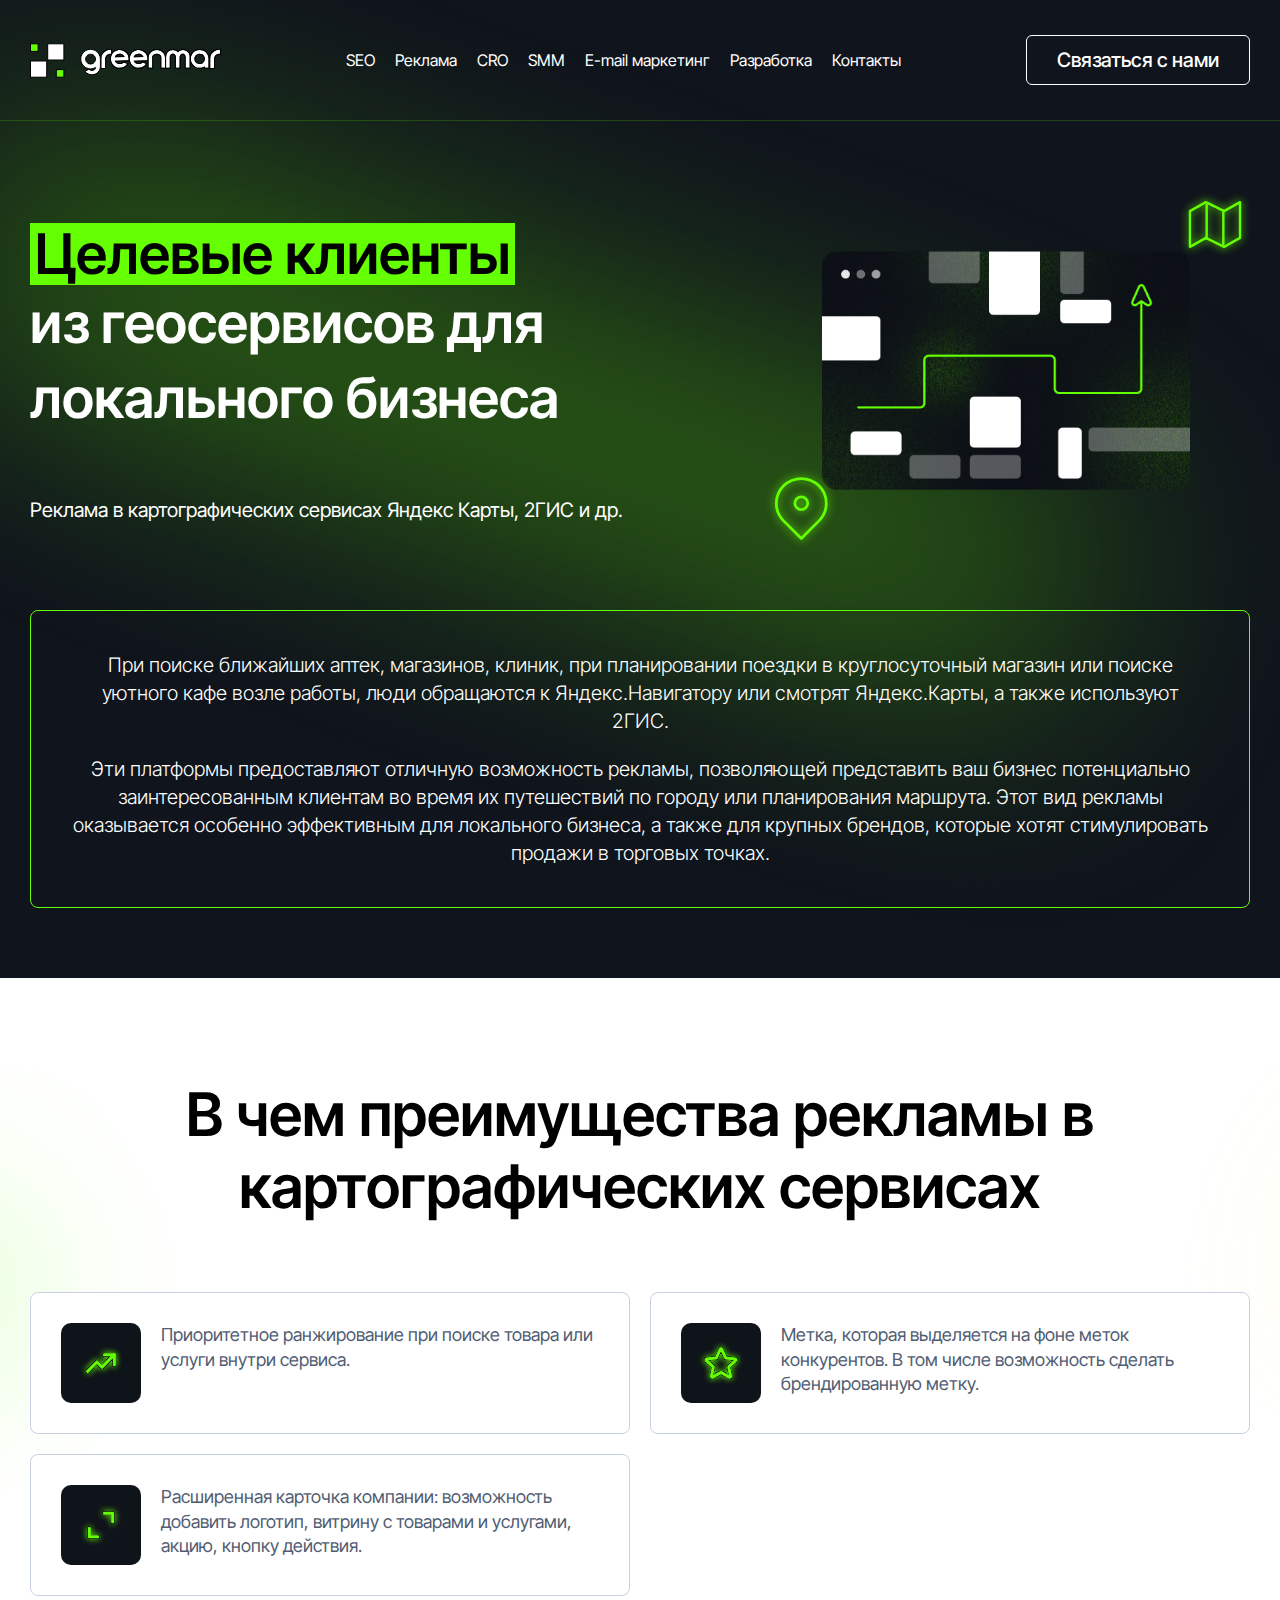
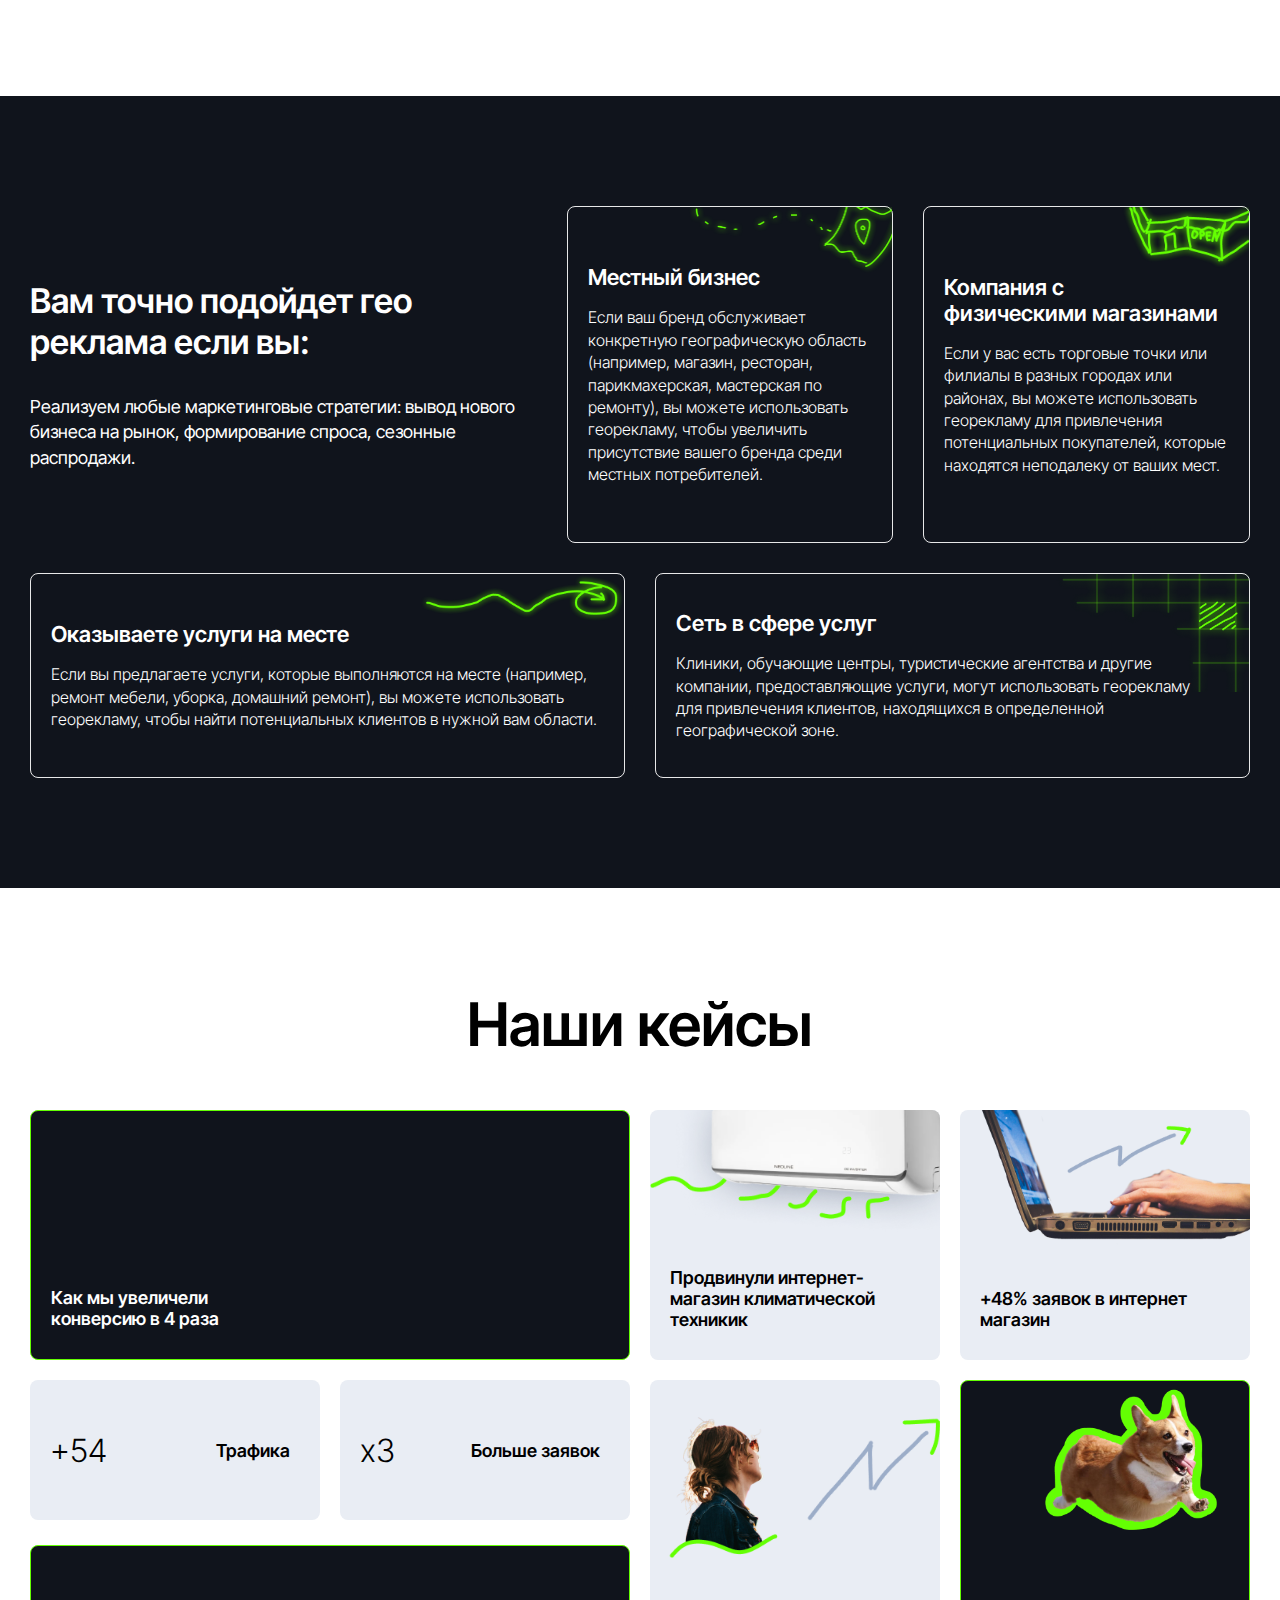
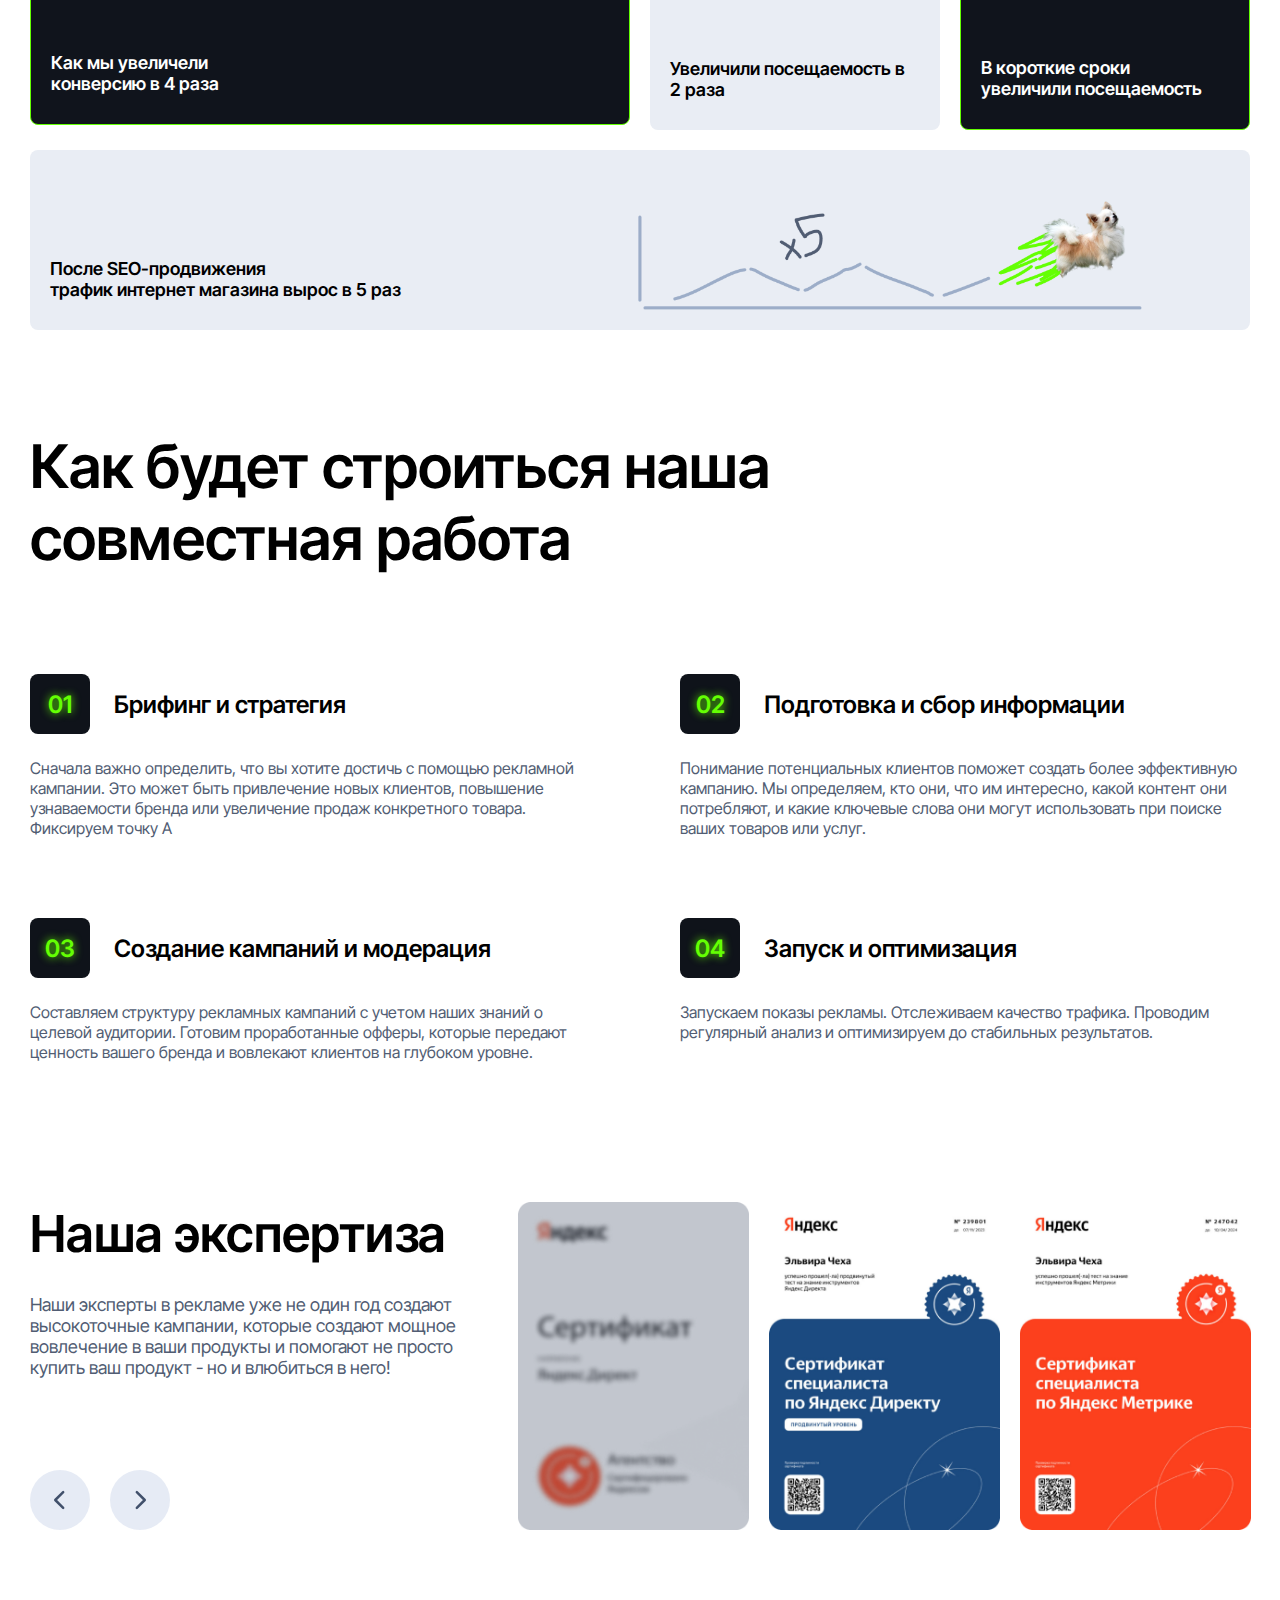
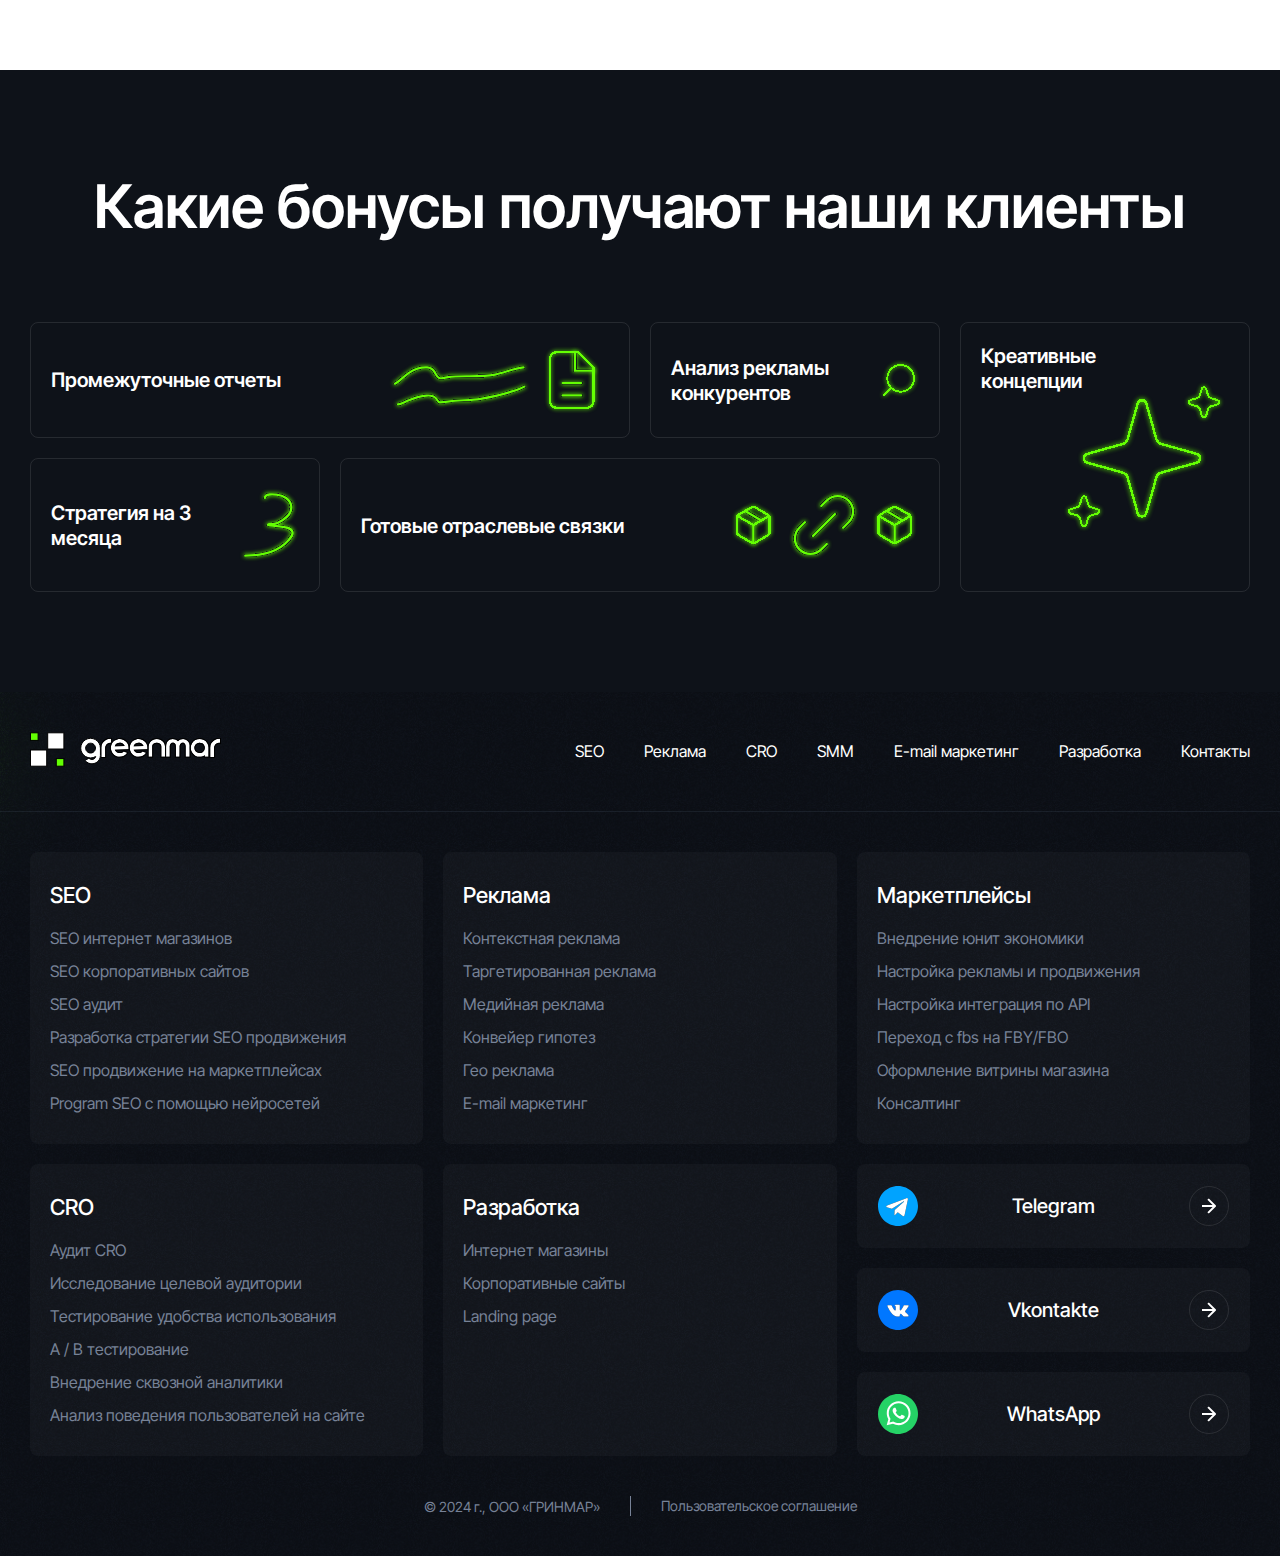
<file: geoservices.html>
<!DOCTYPE html>
<html lang="ru">
  <head>
    <meta charset="UTF-8" />
    <meta http-equiv="X-UA-Compatible" content="IE=edge" />
    <meta name="viewport" content="width=device-width, initial-scale=1" />
    <meta http-equiv="x-ua-compatible" content="IE=edge" />
    <title>SEO</title>
    <link rel="stylesheet" href="css/slick.css" />
    <link rel="stylesheet" href="css/slick-theme.css" />
    <link rel="stylesheet" href="css/magnific-popup.css" />
    <link rel="stylesheet" href="css/select2.min.css" />
    <link rel="stylesheet" href="css/style.css" />
  </head>

  <body>
    <div class="header-wrapper">
      <header id="header">
        <div class="wrapper">
          <div class="header-info">
            <a href="index.html" class="logo">
              <img src="img/logo.svg" alt="" />
            </a>
            <div class="menu-wrap">
              <ul class="main-menu">
                <li><a href="#">SEO</a></li>
                <li><a href="#">Реклама</a></li>
                <li><a href="#">CRO</a></li>
                <li><a href="#">SMM</a></li>
                <li><a href="#">E-mail маркетинг</a></li>
                <li><a href="#">Разработка</a></li>
                <li><a href="#">Контакты</a></li>
              </ul>
            </div>
            <a href="#" class="border-btn">Связаться с нами</a>
            <div class="drop-menu">
              <span class="line"></span>
              <span class="line"></span>
              <span class="line"></span>
            </div>
          </div>
        </div>
      </header>

      <div class="banner">
        <div class="wrapper">
          <div class="banner-info">
            <div class="text-wrap">
              <h1 class="title">
                <span class="style">Целевые клиенты</span>
                <span>из геосервисов для </span>
                <span>локального бизнеса </span>
              </h1>
              <p class="subtitle">
                Реклама в картографических сервисах Яндекс Карты, 2ГИС и др.
              </p>
            </div>
            <div class="img-wrap">
              <img src="img/banner-icon10.svg" alt="" class="icon1 icon10" />
              <img src="img/banner-img3.png" alt="" class="image" />
              <img src="img/banner-icon9.svg" alt="" class="icon2 icon9" />
            </div>
          </div>
          <div class="stages-bottom-info w1500">
            <p>
              При поиске ближайших аптек, магазинов, клиник, при планировании
              поездки в круглосуточный магазин или поиске уютного кафе возле
              работы, люди обращаются к Яндекс.Навигатору или смотрят
              Яндекс.Карты, а также используют 2ГИС.
            </p>
            <p>
              Эти платформы предоставляют отличную возможность рекламы,
              позволяющей представить ваш бизнес потенциально заинтересованным
              клиентам во время их путешествий по городу или планирования
              маршрута. Этот вид рекламы оказывается особенно эффективным для
              локального бизнеса, а также для крупных брендов, которые хотят
              стимулировать продажи в торговых точках.
            </p>
          </div>
        </div>
      </div>
    </div>

    <div class="advantages-advertising">
      <div class="wrapper">
        <h2 class="main-title">
          В чем преимущества рекламы в картографических сервисах
        </h2>
        <div class="advertising-items">
          <div class="advertising-item">
            <div class="icon">
              <img src="img/advertising-icon1.svg" alt="" />
            </div>
            <p>
              Приоритетное ранжирование при поиске товара или услуги внутри
              сервиса.
            </p>
          </div>
          <div class="advertising-item">
            <div class="icon">
              <img src="img/advertising-icon2.svg" alt="" />
            </div>
            <p>
              Метка, которая выделяется на фоне меток конкурентов. В том числе
              возможность сделать брендированную метку.
            </p>
          </div>
          <div class="advertising-item">
            <div class="icon">
              <img src="img/advertising-icon3.svg" alt="" />
            </div>
            <p>
              Расширенная карточка компании: возможность добавить логотип,
              витрину с товарами и услугами, акцию, кнопку действия.
            </p>
          </div>
        </div>
      </div>
    </div>

    <div class="geo-advertising">
      <div class="wrapper">
        <div class="geo-advertising-items">
          <div class="title-wrap">
            <h2 class="main-title white">
              Вам точно подойдет гео реклама если вы:
            </h2>
            <p class="subtitle">
              Реализуем любые маркетинговые стратегии: вывод нового бизнеса на
              рынок, формирование спроса, сезонные распродажи.
            </p>
          </div>
          <div class="geo-advertising-item item1">
            <img src="img/geo-advertising-img1.png" alt="" />
            <div class="text-wrap">
              <h4>Местный бизнес</h4>
              <p>
                Если ваш бренд обслуживает конкретную географическую область
                (например, магазин, ресторан, парикмахерская, мастерская по
                ремонту), вы можете использовать георекламу, чтобы увеличить
                присутствие вашего бренда среди местных потребителей.
              </p>
            </div>
          </div>
          <div class="geo-advertising-item item2">
            <img src="img/geo-advertising-img2.png" alt="" />
            <div class="text-wrap">
              <h4>
                Компания с <br />
                физическими магазинами
              </h4>
              <p>
                Если у вас есть торговые точки или филиалы в разных городах или
                районах, вы можете использовать георекламу для привлечения
                потенциальных покупателей, которые находятся неподалеку от ваших
                мест.
              </p>
            </div>
          </div>
          <div class="geo-advertising-item item3">
            <img src="img/geo-advertising-img3.png" alt="" />
            <div class="text-wrap">
              <h4>Оказываете услуги на месте</h4>
              <p>
                Если вы предлагаете услуги, которые выполняются на месте
                (например, ремонт мебели, уборка, домашний ремонт), вы можете
                использовать георекламу, чтобы найти потенциальных клиентов в
                нужной вам области.
              </p>
            </div>
          </div>
          <div class="geo-advertising-item item4">
            <img src="img/geo-advertising-img4.png" alt="" />
            <div class="text-wrap">
              <h4>Сеть в сфере услуг</h4>
              <p>
                Клиники, обучающие центры, туристические агентства и другие
                компании, предоставляющие услуги, могут использовать георекламу
                для привлечения клиентов, находящихся в определенной
                географической зоне.
              </p>
            </div>
          </div>
        </div>
      </div>
    </div>

    <div class="our-cases">
      <div class="wrapper">
        <h2 class="main-title">Наши кейсы</h2>
        <div class="cases-items">
          <a href="#" class="cases-item item1 black">
            <span class="white">Как мы увеличели конверсию в 4 раза</span>
            <div class="img-wrap">
              <img src="img/cases-img1.png" alt="" class="img" />
              <img src="img/cases-img1-1.png" alt="" class="img2" />
            </div>
          </a>
          <a href="#" class="cases-item item2">
            <span>Продвинули интернет-магазин климатической техникик</span>
            <img src="img/cases-img2.png" alt="" />
          </a>
          <a href="#" class="cases-item item3">
            <span>+48% заявок в интернет магазин</span>
            <img src="img/cases-img3.png" alt="" />
          </a>
          <a href="#" class="cases-item item4">
            <b>+54</b>
            <span>Трафика</span>
          </a>
          <a href="#" class="cases-item item5">
            <b>x3</b>
            <span>Больше заявок</span>
          </a>
          <a href="#" class="cases-item item6 black">
            <span class="white">Как мы увеличели конверсию в 4 раза</span>
            <div class="img-wrap">
              <img src="img/cases-img4.png" alt="" class="img" />
              <img src="img/cases-img4-4.png" alt="" class="img2" />
            </div>
          </a>
          <a href="#" class="cases-item item7">
            <span>Увеличили посещаемость в 2 раза</span>
            <img src="img/cases-img5.png" alt="" />
          </a>
          <a href="#" class="cases-item item8 black">
            <span class="white">В короткие сроки увеличили посещаемость</span>
            <div class="img-wrap">
              <img src="img/cases-img6.png" alt="" class="img" />
              <img src="img/cases-img6-6.png" alt="" class="img2" />
            </div>
          </a>
          <a href="#" class="cases-item item9">
            <span
              >После SEO-продвижения <br />
              трафик интернет магазина вырос в 5 раз</span
            >
            <img src="img/cases-img7.png" alt="" />
          </a>
        </div>
      </div>
    </div>

    <div class="our-work">
      <div class="wrapper">
        <h2 class="main-title">Как будет строиться наша совместная работа</h2>
        <div class="our-work-items">
          <div class="our-work-item">
            <div class="top">
              <div class="number"><span>01</span></div>
              <h4>Брифинг и стратегия</h4>
            </div>
            <p>
              Сначала важно определить, что вы хотите достичь с помощью
              рекламной кампании. Это может быть привлечение новых клиентов,
              повышение узнаваемости бренда или увеличение продаж конкретного
              товара. Фиксируем точку А
            </p>
          </div>
          <div class="our-work-item">
            <div class="top">
              <div class="number"><span>02</span></div>
              <h4>Подготовка и сбор информации</h4>
            </div>
            <p>
              Понимание потенциальных клиентов поможет создать более эффективную
              кампанию. Мы определяем, кто они, что им интересно, какой контент
              они потребляют, и какие ключевые слова они могут использовать при
              поиске ваших товаров или услуг.
            </p>
          </div>
          <div class="our-work-item">
            <div class="top">
              <div class="number"><span>03</span></div>
              <h4>Создание кампаний и модерация</h4>
            </div>
            <p>
              Составляем структуру рекламных кампаний с учетом наших знаний о
              целевой аудитории. Готовим проработанные офферы, которые передают
              ценность вашего бренда и вовлекают клиентов на глубоком уровне.
            </p>
          </div>
          <div class="our-work-item">
            <div class="top">
              <div class="number"><span>04</span></div>
              <h4>Запуск и оптимизация</h4>
            </div>
            <p>
              Запускаем показы рекламы. Отслеживаем качество трафика. Проводим
              регулярный анализ и оптимизируем до стабильных результатов.
            </p>
          </div>
        </div>
      </div>
    </div>

    <div class="our-expertise">
      <div class="wrapper">
        <div class="title-wrap">
          <h2 class="main-title">Наша экспертиза</h2>
          <p class="subtitle">
            Наши эксперты в рекламе уже не один год создают высокоточные
            кампании, которые создают мощное вовлечение в ваши продукты и
            помогают не просто купить ваш продукт - но и влюбиться в него!
          </p>
          <div class="slider-navigation">
            <button type="button" class="slick-prev">
              <svg
                width="46"
                height="46"
                viewBox="0 0 46 46"
                fill="none"
                xmlns="http://www.w3.org/2000/svg"
              >
                <path
                  d="M19.1667 13.4165L28.75 22.9998L19.1667 32.5832"
                  stroke-width="3"
                  stroke-linecap="round"
                  stroke-linejoin="round"
                />
              </svg>
            </button>
            <button type="button" class="slick-next">
              <svg
                width="46"
                height="46"
                viewBox="0 0 46 46"
                fill="none"
                xmlns="http://www.w3.org/2000/svg"
              >
                <path
                  d="M19.1667 13.4165L28.75 22.9998L19.1667 32.5832"
                  stroke-width="3"
                  stroke-linecap="round"
                  stroke-linejoin="round"
                />
              </svg>
            </button>
          </div>
        </div>
        <div class="our-expertise-slider">
          <div class="item">
            <img src="img/expertise-img1.png" alt="" />
          </div>
          <div class="item">
            <img src="img/expertise-img2.png" alt="" />
          </div>
          <div class="item">
            <img src="img/expertise-img3.png" alt="" />
          </div>
          <div class="item">
            <img src="img/expertise-img1.png" alt="" />
          </div>
          <div class="item">
            <img src="img/expertise-img2.png" alt="" />
          </div>
          <div class="item">
            <img src="img/expertise-img3.png" alt="" />
          </div>
        </div>
      </div>
    </div>

    <div class="customer-bonuses">
      <div class="wrapper">
        <h2 class="main-title white">Какие бонусы получают наши клиенты</h2>
        <div class="customer-bonuses-items">
          <div class="customer-bonuses-item item1">
            <span>Промежуточные отчеты </span>
            <img src="img/customer-bonuses-img1.svg" alt="" />
          </div>
          <div class="customer-bonuses-item item2">
            <span>Анализ рекламы конкурентов</span>
            <img src="img/customer-bonuses-img2.svg" alt="" />
          </div>
          <div class="customer-bonuses-item item3">
            <span>Стратегия на 3 месяца</span>
            <img src="img/customer-bonuses-img3.svg" alt="" />
          </div>
          <div class="customer-bonuses-item item4">
            <span>Готовые отраслевые связки</span>
            <img src="img/customer-bonuses-img4.svg" alt="" />
          </div>
          <div class="customer-bonuses-item item5">
            <span>Креативные концепции</span>
            <div class="img-wrap">
              <img src="img/customer-bonuses-img5.svg" alt="" class="img" />
              <img src="img/customer-bonuses-img5-5.svg" alt="" class="star" />
            </div>
          </div>
        </div>
      </div>
    </div>

    <footer class="footer">
      <div class="top">
        <div class="wrapper">
          <a href="index.html" class="footer-logo">
            <img src="img/logo.svg" alt="" />
          </a>
          <ul class="footer-menu">
            <li><a href="#">SEO</a></li>
            <li><a href="#">Реклама</a></li>
            <li><a href="#">CRO</a></li>
            <li><a href="#">SMM</a></li>
            <li><a href="#">E-mail маркетинг</a></li>
            <li><a href="#">Разработка</a></li>
            <li><a href="#">Контакты</a></li>
          </ul>
        </div>
      </div>
      <div class="wrapper">
        <div class="links-items">
          <div class="links-item">
            <h3>SEO</h3>
            <a href="#">SEO интернет магазинов</a>
            <a href="#">SEO корпоративных сайтов</a>
            <a href="#">SEO аудит</a>
            <a href="#">Разработка стратегии SEO продвижения</a>
            <a href="#">SEO продвижение на маркетплейсах</a>
            <a href="#">Program SEO с помощью нейросетей</a>
          </div>
          <div class="links-item">
            <h3>Реклама</h3>
            <a href="#">Контекстная реклама</a>
            <a href="#">Таргетированная реклама</a>
            <a href="#">Медийная реклама</a>
            <a href="#">Конвейер гипотез</a>
            <a href="#">Гео реклама</a>
            <a href="#">E-mail маркетинг</a>
          </div>
          <div class="links-item">
            <h3>Маркетплейсы</h3>
            <a href="#">Внедрение юнит экономики</a>
            <a href="#">Настройка рекламы и продвижения</a>
            <a href="#">Настройка интеграция по API</a>
            <a href="#">Переход с fbs на FBY/FBO</a>
            <a href="#">Оформление витрины магазина</a>
            <a href="#">Консалтинг </a>
          </div>
          <div class="links-item">
            <h3>CRO</h3>
            <a href="#">Аудит CRO</a>
            <a href="#">Исследование целевой аудитории</a>
            <a href="#">Тестирование удобства использования</a>
            <a href="#">A / B тестирование</a>
            <a href="#">Внедрение сквозной аналитики</a>
            <a href="#">Анализ поведения пользователей на сайте</a>
          </div>
          <div class="links-item">
            <h3>Разработка</h3>
            <a href="#">Интернет магазины</a>
            <a href="#">Корпоративные сайты</a>
            <a href="#">Landing page</a>
          </div>
          <div class="social-links">
            <a href="#">
              <img src="img/soc-icon1.svg" alt="" />
              <span class="text">Telegram</span>
              <span class="arrow">
                <img src="img/link-arrow.svg" alt="" />
              </span>
            </a>
            <a href="#">
              <img src="img/soc-icon2.svg" alt="" />
              <span class="text">Vkontakte</span>
              <span class="arrow">
                <img src="img/link-arrow.svg" alt="" />
              </span>
            </a>
            <a href="#">
              <img src="img/soc-icon3.svg" alt="" />
              <span class="text">WhatsApp</span>
              <span class="arrow">
                <img src="img/link-arrow.svg" alt="" />
              </span>
            </a>
          </div>
        </div>
        <div class="bottom">
          <p class="copyright">&copy; 2024 г., ООО «ГРИНМАР»</p>
          <a href="#">Пользовательское соглашение</a>
        </div>
      </div>
    </footer>

    <script src="js/jquery-3.4.1.min.js"></script>
    <script src="js/slick.min.js"></script>
    <script src="js/jquery.inputmask.bundle.min.js"></script>
    <script src="js/select2.min.js"></script>
    <script src="js/gsap.min.js"></script>
    <script src="js/ScrollTrigger.min.js"></script>
    <script src="js/jquery.validate.js"></script>
    <script src="js/jquery.magnific-popup.min.js"></script>
    <script src="js/script.js"></script>
  </body>
</html>
</file>
<file: css/style.css>
body,
html {
  overflow-x: hidden;
  font-family: "Inter Tight";
}
body.overflow,
html.overflow {
  overflow: hidden;
}

* {
  box-sizing: border-box;
  margin: 0;
  padding: 0;
  font-family: "Inter Tight";
}

body {
  display: -webkit-box;
  display: -ms-flexbox;
  display: flex;
  -webkit-box-orient: vertical;
  -webkit-box-direction: normal;
  -ms-flex-direction: column;
  flex-direction: column;
  -webkit-box-pack: justify;
  -ms-flex-pack: justify;
  justify-content: space-between;
  min-height: 100vh;
  background: #10141c;
}

input,
textarea {
  border: none;
  color: #1d1d1b;
}
input::-webkit-input-placeholder,
textarea::-webkit-input-placeholder {
  color: #979797;
}
input::-moz-placeholder,
textarea::-moz-placeholder {
  color: #979797;
}
input:-ms-input-placeholder,
textarea:-ms-input-placeholder {
  color: #979797;
}
input:-moz-placeholder,
textarea:-moz-placeholder {
  color: #979797;
}
input:focus,
textarea:focus {
  outline: none;
}

input::-webkit-outer-spin-button,
input::-webkit-inner-spin-button {
  -webkit-appearance: none;
  margin: 0;
}

input[type=number] {
  -moz-appearance: textfield;
}

button {
  cursor: pointer;
  border: none;
  transition: 0.3s;
  background: none;
}
button:focus {
  outline: none;
  border: none;
}

ul {
  list-style-type: none;
  margin: 0;
  padding: 0;
}

a {
  text-decoration: none;
  transition: 0.3s;
  display: inline-block;
}
a:hover {
  text-decoration: none;
}
a:focus {
  outline: none;
}

.wrapper {
  max-width: 1920px;
  width: 100%;
  margin: 0 auto;
  padding: 0 80px;
}
@media (max-width: 1700px) {
  .wrapper {
    padding: 0 40px;
  }
}
@media (max-width: 1500px) {
  .wrapper {
    padding: 0 30px;
  }
}
@media (max-width: 1024px) {
  .wrapper {
    padding: 0 20px;
  }
}
@media (max-width: 767px) {
  .wrapper {
    padding: 0 15px;
  }
}

.green-btn {
  display: -webkit-box;
  display: -ms-flexbox;
  display: flex;
  -webkit-box-align: center;
  -ms-flex-align: center;
  align-items: center;
  -webkit-box-pack: center;
  -ms-flex-pack: center;
  justify-content: center;
  background: #64ff03;
  padding: 20px;
  border-radius: 12px;
  color: #000;
  font-size: 22px;
  font-weight: 500;
}
@media (max-width: 1024px) {
  .green-btn {
    font-size: 20px;
  }
}
@media (max-width: 767px) {
  .green-btn {
    font-size: 18px;
    padding: 0 20px;
    min-height: 50px;
    border-radius: 6px;
  }
}
.green-btn:hover {
  background: #74ff1d;
}

.drop-menu {
  -webkit-box-orient: vertical;
  -webkit-box-direction: normal;
  -ms-flex-direction: column;
  flex-direction: column;
  -webkit-box-pack: center;
  -ms-flex-pack: center;
  justify-content: center;
  cursor: pointer;
  display: none;
}
@media (max-width: 1024px) {
  .drop-menu {
    display: -webkit-box;
    display: -ms-flexbox;
    display: flex;
  }
}
.drop-menu .line {
  width: 24px;
  height: 2px;
  background-color: #fff;
  display: block;
  margin: 3px auto;
  border-radius: 50px;
  -webkit-transition: all 0.2s ease-in-out;
  -o-transition: all 0.2s ease-in-out;
  transition: all 0.2s ease-in-out;
}

.drop-menu.is-active .line:nth-child(3) {
  opacity: 0;
}

.drop-menu.is-active .line:nth-child(1) {
  -webkit-transform: translateY(9px) rotate(45deg);
  -ms-transform: translateY(9px) rotate(45deg);
  -o-transform: translateY(9px) rotate(45deg);
  transform: translateY(9px) rotate(45deg);
}

.drop-menu.is-active .line:nth-child(2) {
  -webkit-transform: translateY(1px) rotate(-45deg);
  -ms-transform: translateY(1px) rotate(-45deg);
  -o-transform: translateY(1px) rotate(-45deg);
  transform: translateY(1px) rotate(-45deg);
}

#calculator-popup {
  max-width: 800px;
  width: 100%;
  margin: 0 auto;
}
#calculator-popup .popup-body {
  border-radius: 8px;
  background: white;
  padding: 60px 40px;
  position: relative;
  z-index: 0;
}
@media (max-width: 767px) {
  #calculator-popup .popup-body {
    padding: 60px 20px 50px;
  }
}
#calculator-popup .popup-body .mfp-close {
  position: absolute;
  top: 20px;
  right: 20px;
  width: 28px;
  height: 28px;
}
#calculator-popup .popup-body .mfp-close:after {
  content: "";
  width: 28px;
  height: 28px;
  top: 0;
  left: 0;
  position: absolute;
  z-index: -1;
  background: url(../img/close-popup.svg);
  background-size: cover;
  background-repeat: no-repeat;
  background-position: center center;
}
#calculator-popup .popup-body .mfp-close:before {
  content: none;
}
#calculator-popup .popup-body .form {
  text-align: center;
}
#calculator-popup .popup-body .form h3 {
  text-align: center;
  font-size: 40px;
  font-weight: 600;
  color: #000;
  margin-bottom: 60px;
}
@media (max-width: 767px) {
  #calculator-popup .popup-body .form h3 {
    font-size: 32px;
    margin-bottom: 40px;
  }
}
#calculator-popup .popup-body .form .select-wrap {
  width: 100%;
  margin-bottom: 20px;
}
#calculator-popup .popup-body .form .green-btn {
  max-width: 280px;
  width: 100%;
  margin: 30px auto 0;
}
@media (max-width: 767px) {
  #calculator-popup .popup-body .form .green-btn {
    margin-top: 10px;
  }
}
#calculator-popup .popup-body .form input {
  margin-bottom: 20px;
  border-radius: 8px;
  border: 1px solid rgba(81, 93, 115, 0.2);
  width: 100%;
  height: 64px;
  padding: 0 20px;
  font-size: 20px;
}
#calculator-popup .popup-body .form input::-webkit-input-placeholder {
  color: rgba(45, 42, 72, 0.6);
  font-size: 20px;
}
#calculator-popup .popup-body .form input::-moz-placeholder {
  color: rgba(45, 42, 72, 0.6);
  font-size: 20px;
}
#calculator-popup .popup-body .form input:-ms-input-placeholder {
  color: rgba(45, 42, 72, 0.6);
  font-size: 20px;
}
#calculator-popup .popup-body .form input:-moz-placeholder {
  color: rgba(45, 42, 72, 0.6);
  font-size: 20px;
}
@media (max-width: 767px) {
  #calculator-popup .popup-body .form input {
    height: 50px;
    font-size: 18px;
  }
  #calculator-popup .popup-body .form input::-webkit-input-placeholder {
    font-size: 18px;
  }
  #calculator-popup .popup-body .form input::-moz-placeholder {
    font-size: 18px;
  }
  #calculator-popup .popup-body .form input:-ms-input-placeholder {
    font-size: 18px;
  }
  #calculator-popup .popup-body .form input:-moz-placeholder {
    font-size: 18px;
  }
}

.select-wrap {
  position: relative;
}
.select-wrap select {
  display: none;
}
.select-wrap .select2 {
  position: relative;
  width: 100% !important;
  height: 100%;
}
.select-wrap .select2 .selection {
  width: 100%;
}
.select-wrap .select2-container--default .select2-selection--single {
  background-color: transparent;
  text-align: left;
  border: none;
  padding: 0;
  background: white;
  transition: 0.3s;
  height: 100%;
  border-radius: 8px;
  border: 1px solid rgba(81, 93, 115, 0.2);
}
.select-wrap .select2-container--default .select2-selection--single:focus {
  outline: none;
}
.select-wrap .select2-container .select2-selection--single .select2-selection__rendered {
  font-size: 18px;
  padding: 10px 20px;
  height: 64px;
  line-height: 48px;
  color: #979797;
  transition: 0.3s;
}
@media (max-width: 767px) {
  .select-wrap .select2-container .select2-selection--single .select2-selection__rendered {
    height: 50px;
    font-size: 16px;
    line-height: inherit;
    display: -webkit-box;
    display: -ms-flexbox;
    display: flex;
    -webkit-box-align: center;
    -ms-flex-align: center;
    align-items: center;
  }
}
.select-wrap .select2-selection__arrow {
  width: 32px !important;
  height: 32px !important;
  top: 53% !important;
  right: 15px !important;
  transform: translateY(-50%);
  z-index: 1 !important;
  background-color: transparent;
}
.select-wrap .select2-selection__arrow b {
  background: url(../img/select-arrow.svg) no-repeat center center;
  width: 32px !important;
  height: 32px !important;
  border: none !important;
  transition: 0.2s;
  left: 0 !important;
  top: 0 !important;
}
.select-wrap .select2-container--default.select2-container--open .select2-selection--single .select2-selection__arrow b {
  transform: rotate(180deg);
}

.select2-dropdown {
  border: none !important;
  font-size: 16px !important;
}

.select2-container--default .select2-results__option[aria-selected=true] {
  background: white;
  color: #4f4f4f;
  font-size: 16px !important;
  font-weight: 400;
  transition: 0s;
}

.select2-container--default .select2-results__option--highlighted[aria-selected] {
  font-size: 16px;
  background: white;
  color: #64ff03;
  font-weight: 400;
  transition: 0s;
}

.select2-search--dropdown {
  padding: 0;
}

.select2-container--open .select2-dropdown {
  bottom: 0 !important;
  top: 100%;
  transition: 0s;
}

.select2-results__options {
  border: none;
  max-height: inherit !important;
  background: white;
  border-radius: 10px;
  padding: 15px 0;
  margin-top: 10px;
  transition: 0s;
  min-width: 100%;
  width: max-content;
  box-shadow: 1px 1px 20px 0px rgba(0, 0, 0, 0.11);
  -webkit-box-shadow: 1px 1px 20px 0px rgba(0, 0, 0, 0.11);
  -moz-box-shadow: 1px 1px 20px 0px rgba(0, 0, 0, 0.11);
}

.select2-results__option {
  font-size: 16px;
  background: #fff;
  white-space: nowrap;
  display: -webkit-box;
  display: -ms-flexbox;
  display: flex;
  -webkit-box-align: center;
  -ms-flex-align: center;
  align-items: center;
  padding: 0 20px !important;
  margin-bottom: 12px;
  transition: 0s;
}
.select2-results__option:last-child {
  margin-bottom: 0;
}
.select2-results__option:last-child {
  border: none;
}
.select2-results__option > span {
  display: -webkit-box;
  display: -ms-flexbox;
  display: flex;
  -webkit-box-align: center;
  -ms-flex-align: center;
  align-items: center;
}
.select2-results__option > span img {
  width: 25px;
  height: 25px;
  margin-right: 5px;
  margin-bottom: 3px;
}

.select2-search__field {
  border: none !important;
  border-bottom: none !important;
  border-top: 1px solid rgba(70, 70, 95, 0.1) !important;
  padding-left: 10px !important;
  font-size: 11px !important;
  min-height: 30px;
  transition: 0s;
}

.select2-search--dropdown {
  border: none;
}

.select2-search {
  display: none;
}

.select2-results__option {
  font-weight: 400;
  padding: 0 15px;
  color: #4f4f4f;
  font-size: 16px;
  transition: 0s;
}

.top-scroll {
  position: fixed;
  bottom: 20px;
  right: 20px;
  z-index: 1000;
  text-align: center;
  opacity: 0;
  transition: 0.3s;
}
.top-scroll .icon {
  border-radius: 50%;
  transition: 0.3s;
  width: 40px;
  height: 40px;
  display: -webkit-box;
  display: -ms-flexbox;
  display: flex;
  background: #d9d9d9;
  margin: 0 auto 8px;
}
.top-scroll .icon svg {
  margin: auto;
  transition: 0.3s;
  fill: #7d7d7d;
}
.top-scroll .text {
  text-align: center;
  display: block;
  font-size: 14px;
  font-weight: 500;
  color: #939393;
}
@media (max-width: 767px) {
  .top-scroll .text {
    display: none;
  }
}
.top-scroll:hover .icon {
  background: #64ff03;
}
.top-scroll:hover .icon svg {
  fill: white;
}
.top-scroll.show {
  opacity: 1;
}

@font-face {
  font-family: "Inter Tight";
  src: url("../fonts/InterTight-Medium.woff2") format("woff2"), url("../fonts/InterTight-Medium.woff") format("woff"), url("../fonts/InterTight-Medium.ttf") format("truetype");
  font-weight: 500;
  font-style: normal;
}
@font-face {
  font-family: "Inter Tight";
  src: url("../fonts/InterTight-SemiBold.woff2") format("woff2"), url("../fonts/InterTight-SemiBold.woff") format("woff"), url("../fonts/InterTight-SemiBold.ttf") format("truetype");
  font-weight: 600;
  font-style: normal;
}
@font-face {
  font-family: "Inter Tight";
  src: url("../fonts/InterTight-Bold.woff2") format("woff2"), url("../fonts/InterTight-Bold.woff") format("woff"), url("../fonts/InterTight-Bold.ttf") format("truetype");
  font-weight: bold;
  font-style: normal;
}
@font-face {
  font-family: "Inter Tight";
  src: url("../fonts/InterTight-Regular.woff2") format("woff2"), url("../fonts/InterTight-Regular.woff") format("woff"), url("../fonts/InterTight-Regular.ttf") format("truetype");
  font-weight: normal;
  font-style: normal;
}
@font-face {
  font-family: "Inter Tight";
  src: url("../fonts/InterTight-Light.woff2") format("woff2"), url("../fonts/InterTight-Light.woff") format("woff"), url("../fonts/InterTight-Light.ttf") format("truetype");
  font-weight: 300;
  font-style: normal;
}
.our-expertise {
  padding: 140px 0;
  background: white;
}
@media (max-width: 1200px) {
  .our-expertise {
    padding: 100px 0;
  }
}
@media (max-width: 767px) {
  .our-expertise {
    padding: 50px 0;
  }
}
.our-expertise .wrapper {
  display: -webkit-box;
  display: -ms-flexbox;
  display: flex;
  -webkit-box-pack: justify;
  -ms-flex-pack: justify;
  justify-content: space-between;
}
@media (max-width: 767px) {
  .our-expertise .wrapper {
    -webkit-box-orient: vertical;
    -webkit-box-direction: normal;
    -ms-flex-direction: column;
    flex-direction: column;
    padding-right: 0;
  }
}
.our-expertise .wrapper .title-wrap {
  max-width: 690px;
  padding-right: 20px;
  display: -webkit-box;
  display: -ms-flexbox;
  display: flex;
  -webkit-box-orient: vertical;
  -webkit-box-direction: normal;
  -ms-flex-direction: column;
  flex-direction: column;
}
@media (max-width: 1500px) {
  .our-expertise .wrapper .title-wrap {
    width: 40%;
    max-width: inherit;
  }
}
@media (max-width: 767px) {
  .our-expertise .wrapper .title-wrap {
    width: 100%;
  }
}
.our-expertise .wrapper .title-wrap .main-title {
  margin-bottom: 35px;
}
@media (max-width: 1500px) {
  .our-expertise .wrapper .title-wrap .main-title {
    margin-bottom: 30px;
    font-size: 4vw;
  }
}
@media (max-width: 767px) {
  .our-expertise .wrapper .title-wrap .main-title {
    font-size: 32px;
    text-align: center;
    margin-bottom: 25px;
  }
}
.our-expertise .wrapper .title-wrap .subtitle {
  font-size: 20px;
  color: #515d73;
  margin-bottom: 30px;
}
@media (max-width: 1300px) {
  .our-expertise .wrapper .title-wrap .subtitle {
    font-size: 18px;
  }
}
@media (max-width: 1024px) {
  .our-expertise .wrapper .title-wrap .subtitle {
    font-size: 16px;
  }
}
@media (max-width: 767px) {
  .our-expertise .wrapper .title-wrap .subtitle {
    text-align: center;
    margin-bottom: 40px;
  }
}
.our-expertise .wrapper .title-wrap .slider-navigation {
  max-width: 180px;
  width: 100%;
  display: -webkit-box;
  display: -ms-flexbox;
  display: flex;
  -webkit-box-pack: justify;
  -ms-flex-pack: justify;
  justify-content: space-between;
  margin-top: auto;
}
@media (max-width: 1300px) {
  .our-expertise .wrapper .title-wrap .slider-navigation {
    max-width: 140px;
  }
}
@media (max-width: 767px) {
  .our-expertise .wrapper .title-wrap .slider-navigation {
    display: none;
  }
}
.our-expertise .wrapper .title-wrap .slider-navigation button {
  width: 80px;
  height: 80px;
  border-radius: 50%;
  background: rgba(130, 156, 205, 0.2);
  position: static;
  transform: translate(0, 0);
  display: -webkit-box;
  display: -ms-flexbox;
  display: flex;
}
@media (max-width: 1300px) {
  .our-expertise .wrapper .title-wrap .slider-navigation button {
    width: 60px;
    height: 60px;
  }
}
.our-expertise .wrapper .title-wrap .slider-navigation button:before {
  content: none;
}
.our-expertise .wrapper .title-wrap .slider-navigation button svg {
  transition: 0.3s;
  margin: auto;
}
@media (max-width: 1300px) {
  .our-expertise .wrapper .title-wrap .slider-navigation button svg {
    width: 38px;
  }
}
.our-expertise .wrapper .title-wrap .slider-navigation button svg path {
  stroke: #41506b;
  transition: 0.3s;
}
.our-expertise .wrapper .title-wrap .slider-navigation button.slick-prev svg {
  transform: rotate(180deg);
}
.our-expertise .wrapper .title-wrap .slider-navigation button:hover {
  background: #64ff03;
}
.our-expertise .wrapper .title-wrap .slider-navigation button:hover path {
  stroke: #fff;
}
.our-expertise .wrapper .our-expertise-slider {
  max-width: 890px;
  width: 100%;
}
@media (max-width: 1500px) {
  .our-expertise .wrapper .our-expertise-slider {
    max-width: inherit;
    width: 60%;
  }
}
@media (max-width: 767px) {
  .our-expertise .wrapper .our-expertise-slider {
    width: 100%;
    position: relative;
  }
}
.our-expertise .wrapper .our-expertise-slider .slick-list {
  margin: 0 -30px;
}
@media (max-width: 1500px) {
  .our-expertise .wrapper .our-expertise-slider .slick-list {
    margin: 0 -10px;
  }
}
@media (max-width: 767px) {
  .our-expertise .wrapper .our-expertise-slider .slick-list {
    margin: 0;
  }
}
.our-expertise .wrapper .our-expertise-slider .item {
  margin: 0 30px;
}
@media (max-width: 1500px) {
  .our-expertise .wrapper .our-expertise-slider .item {
    margin: 0 10px;
  }
}
@media (max-width: 767px) {
  .our-expertise .wrapper .our-expertise-slider .item {
    width: 250px;
  }
}
.our-expertise .wrapper .our-expertise-slider .item img {
  max-width: 100%;
  max-height: 100%;
  margin: auto;
}
.our-expertise .wrapper .our-expertise-slider .slick-dots {
  width: calc(100% - 20px);
  display: -webkit-box;
  display: -ms-flexbox;
  display: flex;
  bottom: -40px;
  left: 0;
}
.our-expertise .wrapper .our-expertise-slider .slick-dots li {
  margin: 0;
  flex-grow: 1;
  width: auto;
  height: 3px;
}
.our-expertise .wrapper .our-expertise-slider .slick-dots li button {
  flex-grow: 1;
  height: 3px;
  opacity: 1;
  width: 100%;
  padding: 0;
  border-radius: 12px;
}
.our-expertise .wrapper .our-expertise-slider .slick-dots li button:before {
  content: "";
  height: 3px;
  border-radius: 12px;
  width: 100%;
  opacity: 1;
  transition: 0.3s;
  background: rgba(119, 130, 151, 0.2);
}
.our-expertise .wrapper .our-expertise-slider .slick-dots li.slick-active button:before {
  background: #515d73;
}
.our-expertise.grey-bg {
  background: #edf0f6;
}

.border-btn {
  font-size: 20px;
  font-weight: 500;
  padding: 12px 30px;
  border-radius: 6px;
  border: 1px solid #fff;
  color: white;
}
@media (max-width: 1200px) {
  .border-btn {
    font-size: 18px;
    padding: 10px 24px;
  }
}
.border-btn:hover {
  color: #64ff03;
  border-color: #64ff03;
}

.header-wrapper {
  position: relative;
}
.header-wrapper:after {
  content: "";
  background: url(../img/banner-bg.png);
  background-repeat: no-repeat;
  background-size: cover;
  background-position: center center;
  position: absolute;
  top: 0;
  left: 0;
  width: 100%;
  height: 100%;
  z-index: -1;
}

#header {
  padding: 35px 0;
  border-bottom: 1px solid rgba(81, 93, 115, 0.2);
  transition: 0.3s;
  position: relative;
  z-index: 2;
}
#header.bg {
  background: #10141c;
}
@media (max-width: 1024px) {
  #header {
    padding: 30px 0;
  }
}
#header:hover {
  border-color: rgba(100, 255, 3, 0.2);
}
#header .header-info {
  display: -webkit-box;
  display: -ms-flexbox;
  display: flex;
  -webkit-box-pack: justify;
  -ms-flex-pack: justify;
  justify-content: space-between;
  -webkit-box-align: center;
  -ms-flex-align: center;
  align-items: center;
}
#header .logo {
  transition: 0.3s;
  display: -webkit-box;
  display: -ms-flexbox;
  display: flex;
  position: relative;
  z-index: 3;
}
@media (max-width: 1200px) {
  #header .logo {
    width: 170px;
  }
}
#header .logo img {
  max-width: 100%;
  max-height: 100%;
}
@media (max-width: 1024px) {
  #header .border-btn {
    display: none;
  }
}
@media (max-width: 1024px) {
  #header .menu-wrap {
    position: absolute;
    top: 92px;
    left: 0;
    width: 100%;
    min-height: calc(100vh - 92px);
    overflow-y: auto;
    background: #10141c;
    z-index: 10;
    padding: 40px 15px;
    opacity: 0;
    overflow: hidden;
    visibility: hidden;
    transform: translateX(100%);
    transition: 0.3s;
  }
  #header .menu-wrap.open {
    opacity: 1;
    overflow: visible;
    visibility: visible;
    transform: translateX(0);
  }
}
#header .menu-wrap .main-menu {
  display: -webkit-box;
  display: -ms-flexbox;
  display: flex;
}
@media (max-width: 1024px) {
  #header .menu-wrap .main-menu {
    -webkit-box-orient: vertical;
    -webkit-box-direction: normal;
    -ms-flex-direction: column;
    flex-direction: column;
  }
}
#header .menu-wrap .main-menu li {
  margin: 0 20px;
}
@media (max-width: 1300px) {
  #header .menu-wrap .main-menu li {
    margin: 0 10px;
  }
}
@media (max-width: 1024px) {
  #header .menu-wrap .main-menu li {
    margin: 0;
    margin-bottom: 20px;
  }
}
#header .menu-wrap .main-menu li a {
  font-size: 18px;
  color: white;
  border-bottom: 1px solid transparent;
}
@media (max-width: 1300px) {
  #header .menu-wrap .main-menu li a {
    font-size: 16px;
  }
}
@media (max-width: 1024px) {
  #header .menu-wrap .main-menu li a {
    font-size: 20px;
  }
}
#header .menu-wrap .main-menu li a:hover {
  color: #64ff03;
  border-color: #64ff03;
}

.our-advantages {
  padding: 160px 0;
  position: relative;
  z-index: 0;
  background: white;
}
@media (max-width: 1600px) {
  .our-advantages {
    padding: 120px 0;
  }
}
@media (max-width: 1024px) {
  .our-advantages {
    padding: 80px 0;
  }
}
@media (max-width: 767px) {
  .our-advantages {
    padding: 50px 0;
  }
}
.our-advantages:after {
  content: "";
  background: url(../img/our-advantages-bg.png);
  background-repeat: no-repeat;
  background-position: center center;
  background-size: cover;
  left: 0;
  bottom: 0;
  position: absolute;
  z-index: -1;
  width: 100%;
  height: 100%;
}
.our-advantages .our-advantages-items {
  display: grid;
  gap: 20px;
  grid-template-columns: 1fr 1fr 1fr;
}
@media (max-width: 1024px) {
  .our-advantages .our-advantages-items {
    display: flex;
    flex-wrap: wrap;
    justify-content: space-between;
  }
}
@media (max-width: 767px) {
  .our-advantages .our-advantages-items {
    gap: 0px;
  }
}
.our-advantages .our-advantages-items .title-wrap {
  position: relative;
  display: -webkit-box;
  display: -ms-flexbox;
  display: flex;
}
@media (max-width: 1024px) {
  .our-advantages .our-advantages-items .title-wrap {
    width: 100%;
    margin-bottom: 30px;
  }
}
.our-advantages .our-advantages-items .title-wrap h2 {
  font-size: 60px;
  font-weight: 600;
  color: #000;
}
@media (max-width: 1600px) {
  .our-advantages .our-advantages-items .title-wrap h2 {
    font-size: 4vw;
  }
}
@media (max-width: 767px) {
  .our-advantages .our-advantages-items .title-wrap h2 {
    font-size: 32px;
  }
}
.our-advantages .our-advantages-items .title-wrap img {
  position: absolute;
  max-width: 100%;
  max-height: 100%;
}
@media (max-width: 1600px) {
  .our-advantages .our-advantages-items .title-wrap img {
    width: 90%;
    right: 0;
    top: 15px;
  }
}
@media (max-width: 1200px) {
  .our-advantages .our-advantages-items .title-wrap img {
    display: none;
  }
}
.our-advantages .our-advantages-items .our-advantages-item {
  padding: 40px;
  border-radius: 8px;
  background: white;
  border: 1px solid #c8d1e3;
  transition: 0.3s;
}
@media (max-width: 1600px) {
  .our-advantages .our-advantages-items .our-advantages-item {
    padding: 30px;
  }
}
@media (max-width: 1024px) {
  .our-advantages .our-advantages-items .our-advantages-item {
    width: 100%;
    width: calc((100% - 20px) / 2);
    padding: 30px 20px;
  }
}
@media (max-width: 767px) {
  .our-advantages .our-advantages-items .our-advantages-item {
    width: 100%;
    margin-bottom: 20px;
  }
  .our-advantages .our-advantages-items .our-advantages-item:last-child {
    margin-bottom: 0;
  }
}
.our-advantages .our-advantages-items .our-advantages-item:hover {
  border-color: #64ff03;
}
.our-advantages .our-advantages-items .our-advantages-item:hover .top-info .icon {
  border-color: #64ff03;
}
.our-advantages .our-advantages-items .our-advantages-item .top-info {
  margin-bottom: 32px;
  display: -webkit-box;
  display: -ms-flexbox;
  display: flex;
  -webkit-box-align: center;
  -ms-flex-align: center;
  align-items: center;
}
@media (max-width: 1600px) {
  .our-advantages .our-advantages-items .our-advantages-item .top-info {
    margin-bottom: 24px;
  }
}
@media (max-width: 1024px) {
  .our-advantages .our-advantages-items .our-advantages-item .top-info {
    margin-bottom: 16px;
  }
}
.our-advantages .our-advantages-items .our-advantages-item .top-info h4 {
  font-size: 32px;
  color: #000;
  font-weight: 600;
}
@media (max-width: 1600px) {
  .our-advantages .our-advantages-items .our-advantages-item .top-info h4 {
    font-size: 26px;
  }
}
@media (max-width: 1024px) {
  .our-advantages .our-advantages-items .our-advantages-item .top-info h4 {
    font-size: 22px;
  }
}
.our-advantages .our-advantages-items .our-advantages-item .top-info .icon {
  margin-right: 32px;
  width: 80px;
  height: 80px;
  min-width: 80px;
  display: -webkit-box;
  display: -ms-flexbox;
  display: flex;
  background: #0f131a;
  border-radius: 8px;
  border: 2px solid #0f131a;
  transition: 0.3s;
}
@media (max-width: 1600px) {
  .our-advantages .our-advantages-items .our-advantages-item .top-info .icon {
    margin-right: 24px;
  }
}
@media (max-width: 1024px) {
  .our-advantages .our-advantages-items .our-advantages-item .top-info .icon {
    margin-right: 16px;
    width: 60px;
    height: 60px;
    min-width: 60px;
    padding: 10px;
  }
}
.our-advantages .our-advantages-items .our-advantages-item .top-info .icon img {
  margin: auto;
}
@media (max-width: 1024px) {
  .our-advantages .our-advantages-items .our-advantages-item .top-info .icon img {
    max-width: 100%;
    max-height: 100%;
  }
}
.our-advantages .our-advantages-items .our-advantages-item .text {
  font-size: 18px;
  line-height: 25px;
  color: #515d73;
  padding-right: 10px;
}
@media (max-width: 1600px) {
  .our-advantages .our-advantages-items .our-advantages-item .text {
    font-size: 16px;
    line-height: 20px;
  }
}
@media (max-width: 767px) {
  .our-advantages .our-advantages-items .our-advantages-item .text {
    padding-right: 0;
  }
}
.our-advantages .our-advantages-items .our-advantages-item.one {
  grid-column: 2/4;
}
@media (max-width: 1024px) {
  .our-advantages .our-advantages-items .our-advantages-item.one {
    grid-column: auto auto;
  }
}
.our-advantages .our-advantages-items .our-advantages-item.two {
  grid-column: 1/2;
}
@media (max-width: 1024px) {
  .our-advantages .our-advantages-items .our-advantages-item.two {
    grid-column: auto auto;
  }
}
.our-advantages .our-advantages-items .our-advantages-item.three {
  grid-column: 2/3;
}
@media (max-width: 1024px) {
  .our-advantages .our-advantages-items .our-advantages-item.three {
    grid-column: auto auto;
  }
}
.our-advantages .our-advantages-items .our-advantages-item.four {
  grid-column: 3/4;
}
@media (max-width: 1024px) {
  .our-advantages .our-advantages-items .our-advantages-item.four {
    grid-column: auto auto;
  }
}
.our-advantages.style2:after {
  content: none;
}
.our-advantages.style2 .title-wrap {
  max-width: 850px;
  width: 100%;
  margin: 0 auto 50px;
}
.our-advantages.style2 .title-wrap .main-title {
  text-align: center;
  margin-bottom: 32px;
}
@media (max-width: 767px) {
  .our-advantages.style2 .title-wrap {
    margin-bottom: 24px;
  }
}
.our-advantages.style2 .title-wrap p {
  font-size: 22px;
  color: #515d73;
  text-align: center;
}
@media (max-width: 767px) {
  .our-advantages.style2 .title-wrap p {
    font-size: 18px;
  }
}
.our-advantages.style2 .our-advantages-items {
  grid-template-columns: 1fr 1fr 1fr;
}
@media (max-width: 1300px) {
  .our-advantages.style2 .our-advantages-items {
    grid-template-columns: 1fr 1fr;
  }
}
.our-advantages.style2 .our-advantages-items .our-advantages-item {
  grid-column: inherit;
  grid-row: inherit;
}
.our-advantages.style2 .our-advantages-items .our-advantages-item .top-info h4 {
  font-size: 31px;
}
@media (max-width: 1850px) {
  .our-advantages.style2 .our-advantages-items .our-advantages-item .top-info h4 {
    font-size: 24px;
  }
}
@media (max-width: 767px) {
  .our-advantages.style2 .our-advantages-items .our-advantages-item .top-info h4 {
    font-size: 18px;
  }
}

.banner {
  padding: 70px 0;
  position: relative;
  z-index: 1;
}
@media (max-width: 1024px) {
  .banner {
    padding: 50px 0;
  }
}
@media (max-width: 767px) {
  .banner {
    padding: 40px 0;
  }
}
.banner .banner-info {
  display: -webkit-box;
  display: -ms-flexbox;
  display: flex;
  -webkit-box-align: center;
  -ms-flex-align: center;
  align-items: center;
}
@media (max-width: 767px) {
  .banner .banner-info {
    -webkit-box-orient: vertical;
    -webkit-box-direction: normal;
    -ms-flex-direction: column;
    flex-direction: column;
  }
}
.banner .banner-info .text-wrap {
  padding-right: 20px;
  width: 60%;
}
@media (max-width: 1700px) {
  .banner .banner-info .text-wrap {
    padding-right: 10px;
  }
}
@media (max-width: 767px) {
  .banner .banner-info .text-wrap {
    width: 100%;
    margin-bottom: 40px;
    padding-right: 0;
  }
}
.banner .banner-info .text-wrap .subtitle {
  max-width: 710px;
  font-size: 24px;
  color: white;
}
@media (max-width: 1400px) {
  .banner .banner-info .text-wrap .subtitle {
    font-size: 20px;
  }
}
@media (max-width: 1024px) {
  .banner .banner-info .text-wrap .subtitle {
    font-size: 16px;
  }
}
@media (max-width: 767px) {
  .banner .banner-info .text-wrap .subtitle {
    text-align: center;
  }
}
.banner .banner-info .text-wrap .title {
  font-size: 70px;
  font-weight: 600;
  margin-bottom: 60px;
  color: white;
}
@media (max-width: 1700px) {
  .banner .banner-info .text-wrap .title {
    font-size: 4.4vw;
  }
}
@media (max-width: 1200px) {
  .banner .banner-info .text-wrap .title {
    margin-bottom: 30px;
  }
}
@media (max-width: 767px) {
  .banner .banner-info .text-wrap .title {
    -webkit-box-orient: vertical;
    -webkit-box-direction: normal;
    -ms-flex-direction: column;
    flex-direction: column;
    display: -webkit-box;
    display: -ms-flexbox;
    display: flex;
    -webkit-box-align: center;
    -ms-flex-align: center;
    align-items: center;
    font-size: 9vw;
  }
}
.banner .banner-info .text-wrap .title span {
  display: inline-block;
  line-height: 90%;
  padding-bottom: 15px;
}
@media (max-width: 1700px) {
  .banner .banner-info .text-wrap .title span {
    padding-bottom: 2%;
  }
}
@media (max-width: 767px) {
  .banner .banner-info .text-wrap .title span {
    padding-bottom: 1%;
    text-align: center;
  }
}
.banner .banner-info .text-wrap .title span.style {
  color: #000;
  padding: 0 5px;
  line-height: 110%;
  background: #64ff03;
}
.banner .banner-info .img-wrap {
  width: 40%;
  padding: 60px;
  display: -webkit-box;
  display: -ms-flexbox;
  display: flex;
  position: relative;
  z-index: 0;
}
@media (max-width: 1200px) {
  .banner .banner-info .img-wrap {
    padding: 50px;
  }
}
@media (max-width: 767px) {
  .banner .banner-info .img-wrap {
    width: 100%;
  }
}
.banner .banner-info .img-wrap .icon1 {
  position: absolute;
  top: 0;
  right: 0;
  animation: moveUpDown 1s infinite alternate;
}
@media (max-width: 1800px) {
  .banner .banner-info .img-wrap .icon1 {
    width: 80px;
  }
}
@media (max-width: 1200px) {
  .banner .banner-info .img-wrap .icon1 {
    width: 68px;
  }
}
.banner .banner-info .img-wrap .icon2 {
  position: absolute;
  bottom: 0;
  left: 0;
  animation: moveUpDown2 1s infinite alternate;
}
@media (max-width: 1800px) {
  .banner .banner-info .img-wrap .icon2 {
    width: 70px;
  }
}
@media (max-width: 1200px) {
  .banner .banner-info .img-wrap .icon2 {
    width: 58px;
  }
}
@media (max-width: 1024px) {
  .banner .banner-info .img-wrap .icon3 {
    width: 60px;
  }
}
.banner .banner-info .img-wrap .icon6 {
  width: 70px;
}
@media (max-width: 1024px) {
  .banner .banner-info .img-wrap .icon6 {
    width: 50px;
  }
}
.banner .banner-info .img-wrap .icon9 {
  width: 78px;
}
@media (max-width: 1024px) {
  .banner .banner-info .img-wrap .icon9 {
    width: 50px;
  }
}
.banner .banner-info .img-wrap .icon10 {
  width: 70px;
}
@media (max-width: 1024px) {
  .banner .banner-info .img-wrap .icon10 {
    width: 50px;
  }
}
.banner .banner-info .img-wrap .image {
  margin: auto;
  max-width: 100%;
  max-height: 100%;
}

@keyframes moveUpDown {
  0% {
    transform: translateY(-10px);
  }
  100% {
    transform: translateY(10px);
  }
}
@keyframes moveUpDown2 {
  0% {
    transform: translateY(10px);
  }
  100% {
    transform: translateY(-10px);
  }
}
.logos-container {
  padding: 40px 0;
  background: #10141c;
  border-top: 1px solid #515d73;
  display: flex;
  align-items: center;
  white-space: nowrap;
  overflow: hidden;
  position: relative;
}
@media (max-width: 767px) {
  .logos-container {
    padding: 25px 0;
  }
}
.logos-container img {
  display: inline-block;
  margin-right: 60px;
}

.main-title {
  font-size: 60px;
  font-weight: 600;
}
@media (max-width: 1200px) {
  .main-title {
    font-size: 40px;
  }
}
@media (max-width: 767px) {
  .main-title {
    font-size: 32px;
  }
}
.main-title.white {
  color: white;
}

.promotion {
  background: white;
}
.promotion .main-title {
  text-align: center;
  margin-bottom: 40px;
  max-width: 930px;
  margin: 0 auto 40px;
}
@media (max-width: 1200px) {
  .promotion .main-title {
    margin-bottom: 30px;
    max-width: 750px;
  }
}
.promotion .subtitle {
  margin: 0 auto 70px;
  text-align: center;
  color: #515d73;
  font-size: 24px;
  max-width: 1080px;
}
@media (max-width: 1200px) {
  .promotion .subtitle {
    font-size: 20px;
    margin-bottom: 50px;
  }
}
@media (max-width: 767px) {
  .promotion .subtitle {
    font-size: 16px;
  }
}
.promotion .promotion-items {
  display: grid;
  grid-template-columns: 1fr 1fr;
  gap: 20px;
  margin-bottom: 100px;
}
@media (max-width: 1200px) {
  .promotion .promotion-items {
    margin-bottom: 80px;
  }
}
@media (max-width: 767px) {
  .promotion .promotion-items {
    margin-bottom: 50px;
    grid-template-columns: 1fr;
  }
}
.promotion .promotion-items .promotion-item {
  border-radius: 8px;
  padding: 30px 40px;
  border: 1px solid #c8d1e3;
  border-left: 7px solid #64ff03;
  overflow: hidden;
}
@media (max-width: 1200px) {
  .promotion .promotion-items .promotion-item {
    padding: 20px 30px;
  }
}
@media (max-width: 1024px) {
  .promotion .promotion-items .promotion-item {
    padding: 20px;
    border-left-width: 5px;
  }
}
@media (max-width: 767px) {
  .promotion .promotion-items .promotion-item {
    padding: 15px 30px;
  }
}
.promotion .promotion-items .promotion-item span {
  font-size: 28px;
}
@media (max-width: 1600px) {
  .promotion .promotion-items .promotion-item span {
    font-size: 24px;
  }
  .promotion .promotion-items .promotion-item span br {
    display: none;
  }
}
@media (max-width: 1200px) {
  .promotion .promotion-items .promotion-item span {
    font-size: 20px;
  }
}
@media (max-width: 1024px) {
  .promotion .promotion-items .promotion-item span {
    font-size: 18px;
  }
}
.promotion .promotion-texts .wrapper .texts-wrap {
  display: -webkit-box;
  display: -ms-flexbox;
  display: flex;
  border-top: 1px solid #cbcfd5;
}
@media (max-width: 1024px) {
  .promotion .promotion-texts .wrapper .texts-wrap {
    -webkit-box-orient: vertical;
    -webkit-box-direction: normal;
    -ms-flex-direction: column;
    flex-direction: column;
    padding-top: 50px;
    padding-bottom: 50px;
  }
}
.promotion .promotion-texts .wrapper .title {
  margin-right: 60px;
  font-size: 28px;
  font-weight: 500;
  color: #000;
  min-width: 540px;
  padding-top: 90px;
  padding-bottom: 90px;
}
@media (max-width: 1600px) {
  .promotion .promotion-texts .wrapper .title {
    font-size: 24px;
    min-width: 370px;
    padding: 40px;
    padding-left: 0;
    margin-right: 0px;
  }
}
@media (max-width: 1200px) {
  .promotion .promotion-texts .wrapper .title {
    font-size: 20px;
    min-width: 300px;
  }
}
@media (max-width: 1024px) {
  .promotion .promotion-texts .wrapper .title {
    padding: 0;
    font-size: 24px;
  }
}
.promotion .promotion-texts .wrapper .texts {
  display: -webkit-box;
  display: -ms-flexbox;
  display: flex;
  -webkit-box-pack: justify;
  -ms-flex-pack: justify;
  justify-content: space-between;
}
@media (max-width: 1024px) {
  .promotion .promotion-texts .wrapper .texts {
    -webkit-box-orient: vertical;
    -webkit-box-direction: normal;
    -ms-flex-direction: column;
    flex-direction: column;
  }
}
.promotion .promotion-texts .wrapper .texts p {
  width: calc((100% - 60px) / 2);
  color: #3d485e;
  font-size: 18px;
  padding: 60px;
  padding-left: 0;
  border-right: 1px solid #cbcfd5;
  padding-top: 90px;
  padding-bottom: 90px;
}
@media (max-width: 1600px) {
  .promotion .promotion-texts .wrapper .texts p {
    padding: 40px;
    padding-left: 0;
    width: calc((100% - 40px) / 2);
  }
}
@media (max-width: 1200px) {
  .promotion .promotion-texts .wrapper .texts p {
    font-size: 16px;
  }
}
@media (max-width: 1024px) {
  .promotion .promotion-texts .wrapper .texts p {
    padding: 0;
    margin-top: 30px;
    border: none;
    width: 100%;
  }
}
.promotion .promotion-texts .wrapper .texts p:last-child {
  border-right: none;
}
.promotion.style2 {
  padding: 130px 0;
}
@media (max-width: 1024px) {
  .promotion.style2 {
    padding: 100px 0;
  }
}
@media (max-width: 767px) {
  .promotion.style2 {
    padding: 50px 0;
  }
}
.promotion.style2 .promotion-items {
  margin-bottom: 0;
}
.promotion.style2 .promotion-items .promotion-item span {
  max-width: 1630px;
}
.promotion.style2 .promotion-items .promotion-item:last-child {
  grid-column: 1/3;
}
@media (max-width: 767px) {
  .promotion.style2 .promotion-items .promotion-item:last-child {
    grid-column: inherit;
  }
}

.consult {
  padding: 100px 0;
  background: #10141c;
  position: relative;
  z-index: 1;
}
.consult:after {
  content: "";
  background: url(../img/consult-bg.png);
  background-repeat: no-repeat;
  background-size: cover;
  background-position: center center;
  width: 892px;
  height: 667px;
  position: absolute;
  top: 0px;
  left: 0px;
  z-index: -2;
  opacity: 0.6;
}
@media (max-width: 1400px) {
  .consult:after {
    width: 500px;
    height: 373px;
  }
}
@media (max-width: 767px) {
  .consult:after {
    top: 30px;
    left: -30px;
  }
}
.consult:before {
  content: "";
  background: url(../img/main-bg.png);
  background-repeat: no-repeat;
  background-size: cover;
  background-position: center center;
  width: 100%;
  height: 100%;
  position: absolute;
  top: 0px;
  left: 0px;
  z-index: -1;
}
@media (max-width: 1024px) {
  .consult {
    padding: 50px 0;
  }
}
.consult .consult-info {
  display: -webkit-box;
  display: -ms-flexbox;
  display: flex;
  -webkit-box-pack: justify;
  -ms-flex-pack: justify;
  justify-content: space-between;
}
@media (max-width: 1024px) {
  .consult .consult-info {
    -webkit-box-orient: vertical;
    -webkit-box-direction: normal;
    -ms-flex-direction: column;
    flex-direction: column;
  }
}
.consult .consult-info .text-wrap {
  max-width: 820px;
  width: 100%;
  padding-right: 20px;
  display: -webkit-box;
  display: -ms-flexbox;
  display: flex;
  -webkit-box-orient: vertical;
  -webkit-box-direction: normal;
  -ms-flex-direction: column;
  flex-direction: column;
  position: relative;
  z-index: 0;
}
@media (max-width: 767px) {
  .consult .consult-info .text-wrap {
    padding-right: 0;
  }
}
.consult .consult-info .text-wrap .style-img {
  position: absolute;
  top: 0;
  left: 0;
  z-index: -1;
}
.consult .consult-info .text-wrap .main-title {
  margin-bottom: 60px;
}
@media (max-width: 1600px) {
  .consult .consult-info .text-wrap .main-title {
    font-size: 50px;
  }
}
@media (max-width: 1400px) {
  .consult .consult-info .text-wrap .main-title {
    font-size: 40px;
    margin-bottom: 40px;
  }
}
@media (max-width: 767px) {
  .consult .consult-info .text-wrap .main-title {
    font-size: 32px;
  }
  .consult .consult-info .text-wrap .main-title br {
    display: none;
  }
}
.consult .consult-info .text-wrap .style {
  max-width: 660px;
  width: 100%;
  padding: 15px 0 15px 40px;
  border-left: 4px solid #64ff03;
  color: #64ff03;
  font-size: 28px;
  font-weight: normal;
}
@media (max-width: 1400px) {
  .consult .consult-info .text-wrap .style {
    font-size: 24px;
    padding-left: 30px;
  }
}
@media (max-width: 767px) {
  .consult .consult-info .text-wrap .style {
    font-size: 18px;
    padding: 0;
    padding-left: 30px;
  }
}
.consult .consult-info .text-wrap .info-texts {
  margin-top: auto;
}
.consult .consult-info .text-wrap .info-texts .text {
  margin-top: 30px;
  font-size: 20px;
  color: white;
  max-width: 680px;
  line-height: 140%;
}
@media (max-width: 767px) {
  .consult .consult-info .text-wrap .info-texts .text {
    font-size: 16px;
  }
}
@media (max-width: 1400px) {
  .consult .consult-info .consult-form {
    max-width: 400px;
  }
}
@media (max-width: 1024px) {
  .consult .consult-info .consult-form {
    max-width: 100%;
  }
}

.consult-form {
  position: relative;
  max-width: 740px;
  width: 100%;
  display: -webkit-box;
  display: -ms-flexbox;
  display: flex;
  -webkit-box-orient: vertical;
  -webkit-box-direction: normal;
  -ms-flex-direction: column;
  flex-direction: column;
  -webkit-box-align: center;
  -ms-flex-align: center;
  align-items: center;
  padding-top: 250px;
}
@media (max-width: 1400px) {
  .consult-form {
    padding-top: 200px;
  }
}
@media (max-width: 1024px) {
  .consult-form {
    padding-top: 50px;
  }
}
.consult-form input {
  height: 64px;
  width: 100%;
  border-radius: 12px;
  background: #fff;
  padding: 0 20px;
  margin-bottom: 20px;
  font-size: 20px;
}
.consult-form input::-webkit-input-placeholder {
  font-size: 20px;
  color: rgba(45, 42, 72, 0.6);
}
.consult-form input::-moz-placeholder {
  font-size: 20px;
  color: rgba(45, 42, 72, 0.6);
}
.consult-form input:-ms-input-placeholder {
  font-size: 20px;
  color: rgba(45, 42, 72, 0.6);
}
.consult-form input:-moz-placeholder {
  font-size: 20px;
  color: rgba(45, 42, 72, 0.6);
}
@media (max-width: 767px) {
  .consult-form input {
    font-size: 16px;
    height: 50px;
    margin-bottom: 15px;
    border-radius: 6px;
  }
  .consult-form input::-webkit-input-placeholder {
    font-size: 16px;
  }
  .consult-form input::-moz-placeholder {
    font-size: 16px;
  }
  .consult-form input:-ms-input-placeholder {
    font-size: 16px;
  }
  .consult-form input:-moz-placeholder {
    font-size: 16px;
  }
}
.consult-form .green-btn {
  width: 100%;
  margin-bottom: 30px;
}
@media (max-width: 767px) {
  .consult-form .green-btn {
    margin-bottom: 20px;
  }
}
.consult-form > p {
  text-align: center;
  font-size: 16px;
  color: rgba(255, 255, 255, 0.5);
}
@media (max-width: 767px) {
  .consult-form > p {
    font-size: 12px;
  }
}
.consult-form > p a {
  color: rgba(255, 255, 255, 0.5);
  border-bottom: 1px solid rgba(255, 255, 255, 0.5);
}
.consult-form > p a:hover {
  border-color: transparent;
}
.consult-form textarea {
  min-height: 110px;
  resize: none;
  width: 100%;
  border-radius: 12px;
  background: #fff;
  padding: 20px;
  margin-bottom: 20px;
  font-size: 20px;
}
.consult-form textarea::-webkit-input-placeholder {
  font-size: 20px;
  color: rgba(45, 42, 72, 0.6);
}
.consult-form textarea::-moz-placeholder {
  font-size: 20px;
  color: rgba(45, 42, 72, 0.6);
}
.consult-form textarea:-ms-input-placeholder {
  font-size: 20px;
  color: rgba(45, 42, 72, 0.6);
}
.consult-form textarea:-moz-placeholder {
  font-size: 20px;
  color: rgba(45, 42, 72, 0.6);
}
@media (max-width: 767px) {
  .consult-form textarea {
    font-size: 16px;
    min-height: 90px;
    margin-bottom: 15px;
    border-radius: 6px;
  }
  .consult-form textarea::-webkit-input-placeholder {
    font-size: 16px;
  }
  .consult-form textarea::-moz-placeholder {
    font-size: 16px;
  }
  .consult-form textarea:-ms-input-placeholder {
    font-size: 16px;
  }
  .consult-form textarea:-moz-placeholder {
    font-size: 16px;
  }
}
.consult-form .form-bg {
  position: absolute;
  top: -30px;
  left: 50%;
  width: 100%;
  max-width: 456px;
  margin: 0 auto;
  transform: translateX(-50%);
}
@media (max-width: 1400px) {
  .consult-form .form-bg {
    width: 380px;
  }
}
@media (max-width: 1024px) {
  .consult-form .form-bg {
    display: none;
  }
}
.consult-form .form-bg .img1 {
  position: absolute;
  top: 0;
  left: 50%;
  transform: translateX(-50%);
}
@media (max-width: 1400px) {
  .consult-form .form-bg .img1 {
    width: 100%;
  }
}
.consult-form .form-bg .img2 {
  position: absolute;
  top: 13px;
  left: -110px;
}
@media (max-width: 1400px) {
  .consult-form .form-bg .img2 {
    width: 200px;
    left: -50px;
  }
}

.contacts {
  padding: 150px 0;
  background: white;
  position: relative;
  z-index: 0;
  overflow: hidden;
}
.contacts:after {
  content: "";
  background: rgba(200, 209, 227, 0.4);
  position: absolute;
  top: 0;
  left: 0;
  width: 100%;
  height: 100%;
  z-index: -1;
}
@media (max-width: 1200px) {
  .contacts {
    padding: 100px 0;
  }
}
@media (max-width: 767px) {
  .contacts {
    padding: 50px 0;
  }
}
.contacts .contacts-info {
  display: -webkit-box;
  display: -ms-flexbox;
  display: flex;
  -webkit-box-pack: justify;
  -ms-flex-pack: justify;
  justify-content: space-between;
}
@media (max-width: 767px) {
  .contacts .contacts-info {
    -webkit-box-orient: vertical;
    -webkit-box-direction: normal;
    -ms-flex-direction: column;
    flex-direction: column;
  }
}
.contacts .contacts-info .text-wrap {
  max-width: 790px;
  width: 100%;
  padding-right: 20px;
}
@media (max-width: 767px) {
  .contacts .contacts-info .text-wrap {
    margin-bottom: 40px;
    padding-right: 0;
  }
}
.contacts .contacts-info .text-wrap .main-title {
  margin-bottom: 50px;
}
@media (max-width: 1920px) {
  .contacts .contacts-info .text-wrap .main-title {
    font-size: 3.2vw;
  }
}
@media (max-width: 1600px) {
  .contacts .contacts-info .text-wrap .main-title {
    font-size: 3.6vw;
    margin-bottom: 40px;
  }
}
@media (max-width: 767px) {
  .contacts .contacts-info .text-wrap .main-title {
    font-size: 32px;
    margin-bottom: 30px;
  }
}
.contacts .contacts-info .text-wrap .subtitle {
  margin-bottom: 50px;
  font-size: 28px;
  color: #000;
}
@media (max-width: 1200px) {
  .contacts .contacts-info .text-wrap .subtitle {
    font-size: 22px;
    margin-bottom: 40px;
  }
}
@media (max-width: 1024px) {
  .contacts .contacts-info .text-wrap .subtitle {
    font-size: 20px;
    margin-bottom: 30px;
  }
}
.contacts .contacts-info .text-wrap .info-items {
  display: -webkit-box;
  display: -ms-flexbox;
  display: flex;
  -webkit-box-orient: vertical;
  -webkit-box-direction: normal;
  -ms-flex-direction: column;
  flex-direction: column;
}
.contacts .contacts-info .text-wrap .info-items .info-item {
  display: -webkit-box;
  display: -ms-flexbox;
  display: flex;
  -webkit-box-align: center;
  -ms-flex-align: center;
  align-items: center;
  margin-bottom: 20px;
}
.contacts .contacts-info .text-wrap .info-items .info-item:last-child {
  margin-bottom: 0;
}
.contacts .contacts-info .text-wrap .info-items .info-item .text {
  font-size: 20px;
  color: #515d73;
}
@media (max-width: 1024px) {
  .contacts .contacts-info .text-wrap .info-items .info-item .text {
    font-size: 16px;
  }
}
@media (max-width: 767px) {
  .contacts .contacts-info .text-wrap .info-items .info-item .text {
    max-width: 220px;
  }
}
.contacts .contacts-info .text-wrap .info-items .info-item .icon {
  width: 60px;
  height: 60px;
  min-width: 60px;
  border-radius: 50%;
  display: -webkit-box;
  display: -ms-flexbox;
  display: flex;
  background: #0d1017;
  margin-right: 30px;
}
@media (max-width: 1024px) {
  .contacts .contacts-info .text-wrap .info-items .info-item .icon {
    margin-right: 20px;
    width: 40px;
    height: 40px;
    min-width: 40px;
    padding: 5px;
  }
}
.contacts .contacts-info .text-wrap .info-items .info-item .icon img {
  margin: auto;
  max-width: 100%;
  max-height: 100%;
}

.contact-form {
  position: relative;
  max-width: 740px;
  width: 100%;
  display: -webkit-box;
  display: -ms-flexbox;
  display: flex;
  -webkit-box-orient: vertical;
  -webkit-box-direction: normal;
  -ms-flex-direction: column;
  flex-direction: column;
  -webkit-box-align: center;
  -ms-flex-align: center;
  align-items: center;
}
.contact-form input {
  height: 64px;
  width: 100%;
  border-radius: 6px;
  background: #fff;
  padding: 0 20px;
  margin-bottom: 20px;
  font-size: 20px;
}
.contact-form input::-webkit-input-placeholder {
  font-size: 20px;
  color: rgba(45, 42, 72, 0.6);
}
.contact-form input::-moz-placeholder {
  font-size: 20px;
  color: rgba(45, 42, 72, 0.6);
}
.contact-form input:-ms-input-placeholder {
  font-size: 20px;
  color: rgba(45, 42, 72, 0.6);
}
.contact-form input:-moz-placeholder {
  font-size: 20px;
  color: rgba(45, 42, 72, 0.6);
}
@media (max-width: 767px) {
  .contact-form input {
    font-size: 16px;
    height: 50px;
    margin-bottom: 15px;
  }
  .contact-form input::-webkit-input-placeholder {
    font-size: 16px;
  }
  .contact-form input::-moz-placeholder {
    font-size: 16px;
  }
  .contact-form input:-ms-input-placeholder {
    font-size: 16px;
  }
  .contact-form input:-moz-placeholder {
    font-size: 16px;
  }
}
.contact-form .green-btn {
  width: 100%;
  margin-bottom: 30px;
  border-radius: 6px;
}
@media (max-width: 767px) {
  .contact-form .green-btn {
    margin-bottom: 20px;
  }
}
.contact-form > p {
  text-align: center;
  font-size: 16px;
  color: rgba(81, 93, 115, 0.8);
}
@media (max-width: 767px) {
  .contact-form > p {
    font-size: 12px;
  }
}
.contact-form > p a {
  color: rgba(81, 93, 115, 0.8);
  border-bottom: 1px solid rgba(81, 93, 115, 0.8);
}
.contact-form > p a:hover {
  border-color: transparent;
}
.contact-form textarea {
  min-height: 130px;
  resize: none;
  width: 100%;
  border-radius: 6px;
  background: #fff;
  padding: 20px;
  margin-bottom: 20px;
  font-size: 20px;
}
.contact-form textarea::-webkit-input-placeholder {
  font-size: 20px;
  color: rgba(45, 42, 72, 0.6);
}
.contact-form textarea::-moz-placeholder {
  font-size: 20px;
  color: rgba(45, 42, 72, 0.6);
}
.contact-form textarea:-ms-input-placeholder {
  font-size: 20px;
  color: rgba(45, 42, 72, 0.6);
}
.contact-form textarea:-moz-placeholder {
  font-size: 20px;
  color: rgba(45, 42, 72, 0.6);
}
@media (max-width: 767px) {
  .contact-form textarea {
    font-size: 16px;
    min-height: 90px;
    margin-bottom: 15px;
  }
  .contact-form textarea::-webkit-input-placeholder {
    font-size: 16px;
  }
  .contact-form textarea::-moz-placeholder {
    font-size: 16px;
  }
  .contact-form textarea:-ms-input-placeholder {
    font-size: 16px;
  }
  .contact-form textarea:-moz-placeholder {
    font-size: 16px;
  }
}

.footer {
  background: #10141c;
  position: relative;
  z-index: 0;
}
.footer:after {
  content: "";
  position: absolute;
  z-index: -1;
  width: 100%;
  top: 0;
  left: 0;
  height: 100%;
  background-size: cover;
  background-repeat: no-repeat;
  background-position: center center;
  background-image: url(../img/footer-bg.png);
}
.footer .top {
  border-bottom: 1px solid rgba(81, 93, 115, 0.2);
  padding: 40px 0;
  margin-bottom: 40px;
}
@media (max-width: 767px) {
  .footer .top {
    margin-bottom: 0;
    border: none;
  }
}
.footer .top > .wrapper {
  display: -webkit-box;
  display: -ms-flexbox;
  display: flex;
  -webkit-box-align: center;
  -ms-flex-align: center;
  align-items: center;
  -webkit-box-pack: justify;
  -ms-flex-pack: justify;
  justify-content: space-between;
}
@media (max-width: 1200px) {
  .footer .top > .wrapper .footer-logo {
    width: 170px;
  }
  .footer .top > .wrapper .footer-logo img {
    width: 100%;
  }
}
@media (max-width: 767px) {
  .footer .top > .wrapper .footer-logo {
    margin: 0 auto;
  }
}
.footer .top > .wrapper .footer-menu {
  display: -webkit-box;
  display: -ms-flexbox;
  display: flex;
}
@media (max-width: 767px) {
  .footer .top > .wrapper .footer-menu {
    display: none;
  }
}
.footer .top > .wrapper .footer-menu li {
  margin-left: 90px;
}
@media (max-width: 1400px) {
  .footer .top > .wrapper .footer-menu li {
    margin-left: 40px;
  }
}
@media (max-width: 1024px) {
  .footer .top > .wrapper .footer-menu li {
    margin-left: 20px;
  }
}
.footer .top > .wrapper .footer-menu li a {
  font-size: 18px;
  color: white;
  border-bottom: 1px solid transparent;
}
@media (max-width: 1300px) {
  .footer .top > .wrapper .footer-menu li a {
    font-size: 16px;
  }
}
@media (max-width: 1024px) {
  .footer .top > .wrapper .footer-menu li a {
    font-size: 14px;
  }
}
.footer .top > .wrapper .footer-menu li a:hover {
  color: #64ff03;
  border-color: #64ff03;
}
.footer .links-items {
  display: grid;
  grid-template-columns: 1fr 1fr 1fr;
  gap: 20px;
}
@media (max-width: 1024px) {
  .footer .links-items {
    grid-template-columns: 1fr 1fr;
  }
}
@media (max-width: 767px) {
  .footer .links-items {
    grid-template-columns: 1fr;
  }
}
.footer .links-items .links-item {
  padding: 30px;
  border-radius: 8px;
  background: rgba(255, 255, 255, 0.03);
  display: -webkit-box;
  display: -ms-flexbox;
  display: flex;
  -webkit-box-orient: vertical;
  -webkit-box-direction: normal;
  -ms-flex-direction: column;
  flex-direction: column;
}
@media (max-width: 1400px) {
  .footer .links-items .links-item {
    padding: 30px 20px;
  }
}
@media (max-width: 1200px) {
  .footer .links-items .links-item {
    padding: 30px 17px;
  }
}
@media (max-width: 1024px) {
  .footer .links-items .links-item {
    padding: 25px 20px;
  }
}
.footer .links-items .links-item h3 {
  font-weight: 500;
  font-size: 22px;
  color: white;
  margin-bottom: 24px;
}
@media (max-width: 1400px) {
  .footer .links-items .links-item h3 {
    margin-bottom: 20px;
  }
}
@media (max-width: 767px) {
  .footer .links-items .links-item h3 {
    font-size: 18px;
  }
}
.footer .links-items .links-item a {
  font-size: 16px;
  margin-bottom: 12px;
  border-bottom: 1px solid transparent;
  color: #778297;
  align-self: flex-start;
}
@media (max-width: 1200px) {
  .footer .links-items .links-item a {
    font-size: 14px;
  }
}
.footer .links-items .links-item a:last-child {
  margin-bottom: 0;
}
.footer .links-items .links-item a:hover {
  border-color: #64ff03;
  color: #64ff03;
}
.footer .links-items .social-links {
  display: -webkit-box;
  display: -ms-flexbox;
  display: flex;
  -webkit-box-orient: vertical;
  -webkit-box-direction: normal;
  -ms-flex-direction: column;
  flex-direction: column;
  -webkit-box-pack: justify;
  -ms-flex-pack: justify;
  justify-content: space-between;
}
.footer .links-items .social-links a {
  display: -webkit-box;
  display: -ms-flexbox;
  display: flex;
  -webkit-box-align: center;
  -ms-flex-align: center;
  align-items: center;
  -webkit-box-pack: justify;
  -ms-flex-pack: justify;
  justify-content: space-between;
  border-radius: 8px;
  background: rgba(255, 255, 255, 0.03);
  padding: 20px 30px;
  height: calc((100% - 40px) / 3);
  border: 1px solid transparent;
}
@media (max-width: 1400px) {
  .footer .links-items .social-links a {
    padding: 20px;
  }
}
.footer .links-items .social-links a:hover {
  border-color: #64ff03;
}
.footer .links-items .social-links a:hover .text {
  color: #64ff03;
}
.footer .links-items .social-links a:hover .arrow {
  border-color: #64ff03;
}
.footer .links-items .social-links a .text {
  font-weight: 500;
  font-size: 22px;
  color: white;
  transition: 0.3s;
}
@media (max-width: 1400px) {
  .footer .links-items .social-links a .text {
    font-size: 20px;
  }
}
.footer .links-items .social-links a .arrow {
  width: 40px;
  height: 40px;
  display: -webkit-box;
  display: -ms-flexbox;
  display: flex;
  border-radius: 50%;
  transition: 0.3s;
  border: 1px solid rgba(255, 255, 255, 0.1);
}
.footer .links-items .social-links a .arrow img {
  margin: auto;
}
.footer .bottom {
  display: -webkit-box;
  display: -ms-flexbox;
  display: flex;
  -webkit-box-align: center;
  -ms-flex-align: center;
  align-items: center;
  -webkit-box-pack: center;
  -ms-flex-pack: center;
  justify-content: center;
  padding: 40px 0;
}
@media (max-width: 767px) {
  .footer .bottom {
    -webkit-box-orient: vertical;
    -webkit-box-direction: normal;
    -ms-flex-direction: column;
    flex-direction: column;
  }
}
.footer .bottom p {
  font-size: 14px;
  color: #778297;
}
.footer .bottom a {
  font-size: 14px;
  line-height: 20px;
  color: #778297;
  margin-left: 30px;
  padding-left: 30px;
  border-left: 1px solid #778297;
}
.footer .bottom a:hover {
  color: #64ff03;
}
@media (max-width: 767px) {
  .footer .bottom a {
    padding-left: 0;
    margin-left: 0;
    border: none;
    margin-top: 12px;
  }
}

.why-us {
  padding-top: 100px;
  position: relative;
  z-index: 0;
  background: white url(../img/why-us-bg.png);
  background-repeat: no-repeat;
  background-size: 100vw;
  background-position: center center;
}
@media (max-width: 767px) {
  .why-us {
    padding-top: 50px;
  }
}
.why-us .wrapper .main-title {
  text-align: center;
  margin-bottom: 40px;
}
@media (max-width: 1024px) {
  .why-us .wrapper .main-title {
    margin-bottom: 30px;
  }
}
@media (max-width: 767px) {
  .why-us .wrapper .main-title {
    margin-bottom: 40px;
  }
}
.why-us .wrapper .subtitle {
  font-size: 28px;
  text-align: center;
  color: #000;
  margin-bottom: 40px;
}
@media (max-width: 1500px) {
  .why-us .wrapper .subtitle {
    font-size: 24px;
  }
}
@media (max-width: 1024px) {
  .why-us .wrapper .subtitle {
    font-size: 20px;
    margin-bottom: 30px;
  }
}
@media (max-width: 767px) {
  .why-us .wrapper .subtitle {
    font-size: 16px;
    margin-bottom: 50px;
  }
}
.why-us .wrapper .why-items .why-item {
  margin-bottom: 24px;
  display: -webkit-box;
  display: -ms-flexbox;
  display: flex;
  -webkit-box-pack: justify;
  -ms-flex-pack: justify;
  justify-content: space-between;
  border: 2px solid #c8d1e3;
  border-radius: 8px;
  background: white;
  overflow: hidden;
}
@media (max-width: 1024px) {
  .why-us .wrapper .why-items .why-item {
    flex-direction: column-reverse;
    border-radius: 12px;
  }
}
.why-us .wrapper .why-items .why-item .text-wrap {
  padding: 60px;
  padding-right: 30px;
  width: 65%;
}
@media (max-width: 1500px) {
  .why-us .wrapper .why-items .why-item .text-wrap {
    padding: 30px;
    padding-right: 20px;
  }
}
@media (max-width: 1024px) {
  .why-us .wrapper .why-items .why-item .text-wrap {
    width: 100%;
    padding: 30px 20px;
  }
}
.why-us .wrapper .why-items .why-item .text-wrap h4 {
  font-weight: 600;
  margin-bottom: 32px;
  font-size: 32px;
  color: #000;
}
@media (max-width: 1500px) {
  .why-us .wrapper .why-items .why-item .text-wrap h4 {
    font-size: 28px;
    margin-bottom: 20px;
  }
}
@media (max-width: 767px) {
  .why-us .wrapper .why-items .why-item .text-wrap h4 {
    font-size: 24px;
  }
}
.why-us .wrapper .why-items .why-item .text-wrap p {
  font-size: 18px;
  color: #515d73;
}
@media (max-width: 1200px) {
  .why-us .wrapper .why-items .why-item .text-wrap p {
    font-size: 16px;
  }
}
.why-us .wrapper .why-items .why-item .img-wrap {
  display: -webkit-box;
  display: -ms-flexbox;
  display: flex;
  position: relative;
  z-index: 0;
  width: 35%;
  overflow: hidden;
  background: #e9edf4;
}
.why-us .wrapper .why-items .why-item .img-wrap .icon1 {
  max-width: 100%;
  max-height: 100%;
  position: absolute;
  bottom: 0;
  left: 51%;
  transform: translate(-50%, 120px);
  transition: 0.6s;
}
@media (max-width: 1400px) {
  .why-us .wrapper .why-items .why-item .img-wrap .icon1 {
    width: 15vw;
  }
}
@media (max-width: 1024px) {
  .why-us .wrapper .why-items .why-item .img-wrap .icon1 {
    width: 35vw;
    left: 50%;
  }
}
.why-us .wrapper .why-items .why-item .img-wrap .icon1.my-class {
  transform: translate(-50%, 0px);
}
.why-us .wrapper .why-items .why-item .img-wrap .icon2 {
  max-width: 100%;
  max-height: 100%;
  position: absolute;
  top: 53%;
  left: -100%;
  z-index: 0;
  transform: translateY(-50%);
  transition: 0.6s;
}
@media (max-width: 1400px) {
  .why-us .wrapper .why-items .why-item .img-wrap .icon2 {
    width: 22vw;
  }
}
@media (max-width: 1024px) {
  .why-us .wrapper .why-items .why-item .img-wrap .icon2 {
    width: 62vw;
  }
}
.why-us .wrapper .why-items .why-item .img-wrap .icon2.my-class {
  left: 18%;
}
.why-us .wrapper .why-items .why-item .img-wrap .icon3 {
  max-width: 100%;
  max-height: 100%;
  position: absolute;
  top: 44%;
  left: -100%;
  z-index: 0;
  transform: translate(-50%, 50%);
  transition: 0.6s;
}
@media (max-width: 1400px) {
  .why-us .wrapper .why-items .why-item .img-wrap .icon3 {
    width: 12vw;
  }
}
@media (max-width: 1024px) {
  .why-us .wrapper .why-items .why-item .img-wrap .icon3 {
    width: 30vw;
  }
}
.why-us .wrapper .why-items .why-item .img-wrap .icon3.my-class {
  left: 50%;
}
.why-us .wrapper .why-items .why-item .img-wrap .img {
  width: 100%;
}
@media (max-width: 1024px) {
  .why-us .wrapper .why-items .why-item .img-wrap {
    width: 100%;
  }
  .why-us .wrapper .why-items .why-item .img-wrap img {
    width: 100%;
  }
}
.why-us .bg {
  margin-top: 100px;
  display: -webkit-box;
  display: -ms-flexbox;
  display: flex;
  align-items: center;
  position: relative;
  width: 160%;
}
@media (max-width: 1500px) {
  .why-us .bg {
    margin-bottom: -0.9vw;
  }
}
@media (max-width: 767px) {
  .why-us .bg {
    margin-top: 50px;
    margin-bottom: 0;
  }
}
.why-us .bg img {
  display: inline-block;
  width: 100%;
  margin-left: -30%;
}

.stages-bottom-info {
  margin-top: 60px;
  border: 1px solid #64ff03;
  border-radius: 8px;
  overflow: hidden;
  padding: 40px;
  background: url(../img/stage-info-bg.png);
  background-repeat: no-repeat;
  background-size: cover;
  background-position: center center;
}
@media (max-width: 767px) {
  .stages-bottom-info {
    padding: 30px 15px;
    background: url(../img/stage-info-bg-mobile.png);
    background-repeat: no-repeat;
    background-size: cover;
    background-position: center center;
  }
}
.stages-bottom-info p {
  text-align: center;
  color: white;
  font-size: 22px;
  font-weight: 300;
  max-width: 1280px;
  width: 100%;
  margin: 0 auto;
  line-height: 140%;
  margin-bottom: 20px;
}
.stages-bottom-info p:last-child {
  margin-bottom: 0;
}
@media (max-width: 1300px) {
  .stages-bottom-info p {
    font-size: 20px;
  }
}
@media (max-width: 767px) {
  .stages-bottom-info p {
    font-size: 16px;
  }
}
.stages-bottom-info p b {
  font-weight: bold;
}
.stages-bottom-info.w1500 p {
  max-width: 1500px;
}

.stages {
  padding: 100px 0;
  background: #0e1119;
  position: relative;
  z-index: 0;
}
.stages:after {
  content: "";
  background: url(../img/stages-bg.png);
  background-repeat: no-repeat;
  background-size: cover;
  background-position: center center;
  width: 1015px;
  height: 513px;
  position: absolute;
  left: 50%;
  transform: translateX(-50%);
  z-index: -2;
  top: -120px;
  opacity: 0.5;
}
@media (max-width: 1024px) {
  .stages:after {
    content: none;
  }
}
.stages:before {
  content: "";
  background: url(../img/main-bg.png);
  background-repeat: no-repeat;
  background-size: cover;
  background-position: center center;
  width: 100%;
  height: 100%;
  position: absolute;
  top: 0px;
  left: 0px;
  z-index: -1;
}
@media (max-width: 1024px) {
  .stages:before {
    content: none;
  }
}
@media (max-width: 1024px) {
  .stages {
    padding: 50px 0;
  }
}
.stages .wrapper .main-title {
  text-align: center;
  max-width: 1120px;
  margin: 0 auto 80px;
  width: 100%;
}
@media (max-width: 1200px) {
  .stages .wrapper .main-title {
    max-width: 820px;
    margin-bottom: 50px;
  }
}
@media (max-width: 767px) {
  .stages .wrapper .main-title {
    max-width: 640px;
    font-size: 34px;
  }
}

.stages-items {
  display: grid;
  grid-template-columns: 1fr 1fr 1fr 1fr;
  gap: 40px;
}
@media (max-width: 1600px) {
  .stages-items {
    gap: 20px;
  }
}
@media (max-width: 1300px) {
  .stages-items {
    grid-template-columns: 1fr 1fr;
  }
}
@media (max-width: 767px) {
  .stages-items {
    grid-template-columns: 1fr;
  }
}
.stages-items .stages-item {
  position: relative;
  z-index: 0;
}
.stages-items .stages-item:after {
  content: "";
  position: absolute;
  top: 1px;
  left: 1px;
  width: calc(100% - 2px);
  transition: 0.5s;
  height: calc(100% - 2px);
  background: #64ff03;
  z-index: 0;
  border-radius: 8px;
}
.stages-items .stages-item:hover .stages-item-info .top .icon {
  border-color: #64ff03;
}
.stages-items .stages-item:hover:after {
  transform: rotate(4deg);
}
.stages-items .stages-item .stages-item-info {
  background: #0e1119;
  padding: 40px 30px;
  height: 100%;
  border-radius: 8px;
  border: 1px solid rgba(255, 255, 255, 0.1);
  display: -webkit-box;
  display: -ms-flexbox;
  display: flex;
  -webkit-box-orient: vertical;
  -webkit-box-direction: normal;
  -ms-flex-direction: column;
  flex-direction: column;
  position: relative;
  z-index: 1;
}
@media (max-width: 1600px) {
  .stages-items .stages-item .stages-item-info {
    padding: 30px 20px;
  }
}
.stages-items .stages-item .stages-item-info .top {
  display: -webkit-box;
  display: -ms-flexbox;
  display: flex;
  -webkit-box-orient: vertical;
  -webkit-box-direction: normal;
  -ms-flex-direction: column;
  flex-direction: column;
}
@media (max-width: 767px) {
  .stages-items .stages-item .stages-item-info .top {
    flex-direction: row;
    margin-bottom: 30px;
    -webkit-box-align: center;
    -ms-flex-align: center;
    align-items: center;
  }
}
.stages-items .stages-item .stages-item-info .top h3 {
  font-size: 32px;
  margin-bottom: 24px;
  color: white;
  font-weight: 600;
  padding-right: 10px;
}
@media (max-width: 1600px) {
  .stages-items .stages-item .stages-item-info .top h3 {
    font-size: 28px;
    margin-bottom: 20px;
  }
}
@media (max-width: 767px) {
  .stages-items .stages-item .stages-item-info .top h3 {
    font-size: 22px;
    padding-right: 0;
    margin-bottom: 0;
  }
}
.stages-items .stages-item .stages-item-info .top .icon {
  width: 80px;
  height: 80px;
  min-width: 80px;
  display: -webkit-box;
  display: -ms-flexbox;
  display: flex;
  border: 1px solid #fff;
  border-radius: 8px;
  margin-bottom: 32px;
  transition: 0.3s;
}
@media (max-width: 767px) {
  .stages-items .stages-item .stages-item-info .top .icon {
    width: 60px;
    height: 60px;
    min-width: 60px;
    margin-bottom: 0;
    margin-right: 20px;
  }
}
.stages-items .stages-item .stages-item-info .top .icon img {
  margin: auto;
  max-width: 100%;
  max-height: 100%;
}
.stages-items .stages-item .stages-item-info > p {
  font-size: 18px;
  font-weight: 300;
  color: white;
  line-height: 140%;
}
@media (max-width: 1600px) {
  .stages-items .stages-item .stages-item-info > p {
    font-size: 16px;
  }
}

.cost-promotion {
  background: white;
}
.cost-promotion .wrapper .title-wrap {
  display: -webkit-box;
  display: -ms-flexbox;
  display: flex;
  -webkit-box-pack: justify;
  -ms-flex-pack: justify;
  justify-content: space-between;
  -webkit-box-align: center;
  -ms-flex-align: center;
  align-items: center;
  padding-top: 150px;
  border-top: 1px solid rgba(81, 93, 115, 0.3);
  margin-bottom: 70px;
}
@media (max-width: 1200px) {
  .cost-promotion .wrapper .title-wrap {
    padding-top: 100px;
  }
}
@media (max-width: 1024px) {
  .cost-promotion .wrapper .title-wrap {
    -webkit-box-orient: vertical;
    -webkit-box-direction: normal;
    -ms-flex-direction: column;
    flex-direction: column;
  }
}
@media (max-width: 767px) {
  .cost-promotion .wrapper .title-wrap {
    padding-top: 50px;
    margin-bottom: 50px;
  }
}
@media (max-width: 1024px) {
  .cost-promotion .wrapper .title-wrap .main-title {
    text-align: center;
    margin-bottom: 32px;
  }
}
.cost-promotion .wrapper .title-wrap p {
  font-size: 20px;
  color: #515d73;
  max-width: 900px;
  padding-left: 20px;
  line-height: 140%;
}
@media (max-width: 1600px) {
  .cost-promotion .wrapper .title-wrap p {
    max-width: 520px;
    font-size: 18px;
    padding-left: 10px;
  }
}
@media (max-width: 1024px) {
  .cost-promotion .wrapper .title-wrap p {
    text-align: center;
    padding: 0;
    max-width: 100%;
  }
}
@media (max-width: 767px) {
  .cost-promotion .wrapper .title-wrap p {
    font-size: 16px;
  }
}
.cost-promotion .wrapper .cost-items {
  display: grid;
  grid-template-columns: 1fr 1fr 1fr 1fr;
  gap: 20px;
  align-items: flex-end;
  padding-bottom: 150px;
}
@media (max-width: 1600px) {
  .cost-promotion .wrapper .cost-items {
    padding-bottom: 100px;
  }
}
@media (max-width: 767px) {
  .cost-promotion .wrapper .cost-items {
    padding-bottom: 50px;
  }
}
@media (max-width: 1300px) {
  .cost-promotion .wrapper .cost-items {
    grid-template-columns: 1fr 1fr;
    align-items: inherit;
  }
}
@media (max-width: 767px) {
  .cost-promotion .wrapper .cost-items {
    grid-template-columns: 1fr;
  }
}
.cost-promotion .wrapper .cost-items .cost-item {
  display: -webkit-box;
  display: -ms-flexbox;
  display: flex;
  -webkit-box-orient: vertical;
  -webkit-box-direction: normal;
  -ms-flex-direction: column;
  flex-direction: column;
  position: relative;
  z-index: 0;
  padding: 50px 30px 40px;
  border-radius: 8px;
  background: #e9edf4;
}
@media (max-width: 767px) {
  .cost-promotion .wrapper .cost-items .cost-item {
    padding: 30px;
  }
}
.cost-promotion .wrapper .cost-items .cost-item:nth-child(2) {
  min-height: 475px;
}
@media (max-width: 1300px) {
  .cost-promotion .wrapper .cost-items .cost-item:nth-child(2) {
    min-height: auto;
  }
}
.cost-promotion .wrapper .cost-items .cost-item:nth-child(3) {
  min-height: 535px;
}
@media (max-width: 1300px) {
  .cost-promotion .wrapper .cost-items .cost-item:nth-child(3) {
    min-height: auto;
  }
}
.cost-promotion .wrapper .cost-items .cost-item h4 {
  font-size: 36px;
  font-weight: 600;
  margin-bottom: 30px;
  color: #000;
}
@media (max-width: 767px) {
  .cost-promotion .wrapper .cost-items .cost-item h4 {
    font-size: 24px;
    margin-bottom: 24px;
  }
}
.cost-promotion .wrapper .cost-items .cost-item p {
  font-size: 20px;
  color: #515d73;
  line-height: 140%;
  max-width: 340px;
  margin-bottom: 50px;
}
@media (max-width: 1300px) {
  .cost-promotion .wrapper .cost-items .cost-item p {
    max-width: 100%;
  }
}
@media (max-width: 767px) {
  .cost-promotion .wrapper .cost-items .cost-item p {
    font-size: 16px;
    margin-bottom: 40px;
    line-height: 130%;
  }
}
.cost-promotion .wrapper .cost-items .cost-item .premium-img {
  right: 40px;
  top: 0;
  position: absolute;
  z-index: 1;
}
@media (max-width: 767px) {
  .cost-promotion .wrapper .cost-items .cost-item .premium-img {
    width: 54px;
    right: 30px;
  }
}
.cost-promotion .wrapper .cost-items .cost-item .price {
  border-top: 1px solid rgba(81, 93, 115, 0.2);
  padding-top: 40px;
  display: -webkit-box;
  display: -ms-flexbox;
  display: flex;
  -webkit-box-align: center;
  -ms-flex-align: center;
  align-items: center;
  -webkit-box-pack: justify;
  -ms-flex-pack: justify;
  justify-content: space-between;
  margin-top: auto;
}
.cost-promotion .wrapper .cost-items .cost-item .price span {
  font-size: 18px;
  color: #515d73;
}
.cost-promotion .wrapper .cost-items .cost-item .price b {
  font-size: 40px;
  font-weight: bold;
  color: #000;
}
@media (max-width: 1500px) {
  .cost-promotion .wrapper .cost-items .cost-item .price b {
    font-size: 32px;
  }
}
.cost-promotion .wrapper .cost-items .calculate-cost-item {
  background: #10141c;
  border-radius: 8px;
  padding: 40px 30px;
  min-height: 590px;
  display: -webkit-box;
  display: -ms-flexbox;
  display: flex;
  -webkit-box-orient: vertical;
  -webkit-box-direction: normal;
  -ms-flex-direction: column;
  flex-direction: column;
  overflow: hidden;
}
@media (max-width: 767px) {
  .cost-promotion .wrapper .cost-items .calculate-cost-item {
    min-height: auto;
  }
}
.cost-promotion .wrapper .cost-items .calculate-cost-item .style-img {
  width: calc(100% + 60px);
  margin-left: -30px;
  margin-top: -70px;
}
@media (max-width: 1500px) {
  .cost-promotion .wrapper .cost-items .calculate-cost-item .green-btn {
    font-size: 18px;
  }
}
.cost-promotion .wrapper .cost-items .calculate-cost-item p {
  font-weight: 500;
  font-size: 20px;
  line-height: 140%;
  color: white;
  padding-bottom: 40px;
  margin-bottom: 40px;
  border-bottom: 1px solid rgba(255, 255, 255, 0.4);
  margin-top: auto;
}
@media (max-width: 767px) {
  .cost-promotion .wrapper .cost-items .calculate-cost-item p {
    margin-top: 30px;
    font-size: 16px;
    line-height: 130%;
  }
}
.cost-promotion .wrapper .cost-items .calculate-cost-item.style2 {
  position: relative;
  -webkit-box-pack: justify;
  -ms-flex-pack: justify;
  justify-content: space-between;
}
@media (max-width: 767px) {
  .cost-promotion .wrapper .cost-items .calculate-cost-item.style2 {
    min-height: 360px;
  }
}
.cost-promotion .wrapper .cost-items .calculate-cost-item.style2 h4 {
  color: white;
  font-size: 36px;
  font-weight: 600;
}
@media (max-width: 1600px) {
  .cost-promotion .wrapper .cost-items .calculate-cost-item.style2 h4 {
    font-size: 32px;
  }
}
@media (max-width: 1400px) {
  .cost-promotion .wrapper .cost-items .calculate-cost-item.style2 h4 {
    font-size: 28px;
  }
}
@media (max-width: 767px) {
  .cost-promotion .wrapper .cost-items .calculate-cost-item.style2 h4 {
    font-size: 24px;
  }
}
.cost-promotion .wrapper .cost-items .calculate-cost-item.style2 .style-img {
  margin: 0;
  position: absolute;
  top: 50%;
  transform: translateY(-50%);
  left: 0px;
  width: 100%;
}
@media (max-width: 767px) {
  .cost-promotion .wrapper .cost-items .calculate-cost-item.style2 .style-img {
    position: static;
    transform: translateY(0);
    margin: 40px 0;
    width: calc(100% + 60px);
    margin-left: -30px;
  }
}
.cost-promotion.border {
  padding-top: 150px;
}
@media (max-width: 1600px) {
  .cost-promotion.border {
    padding-top: 100px;
  }
}
@media (max-width: 767px) {
  .cost-promotion.border {
    padding-top: 50px;
  }
}
.cost-promotion.border .main-title {
  max-width: 800px;
  margin-bottom: -70px;
}
@media (max-width: 1300px) {
  .cost-promotion.border .main-title {
    margin: 0 auto 50px;
    text-align: center;
  }
}
.cost-promotion.border .cost-items {
  border-bottom: 1px solid rgba(81, 93, 115, 0.3);
}
.cost-promotion.border .cost-items .cost-item h4 {
  display: -webkit-box;
  display: -ms-flexbox;
  display: flex;
  -webkit-box-align: center;
  -ms-flex-align: center;
  align-items: center;
  -webkit-box-pack: justify;
  -ms-flex-pack: justify;
  justify-content: space-between;
}
.cost-promotion.border .cost-items .cost-item h4 span {
  font-size: 34px;
  font-weight: 300;
  margin-left: 5px;
}
@media (max-width: 1500px) {
  .cost-promotion.border .cost-items .cost-item h4 span {
    font-size: 24px;
  }
}

.our-cases {
  padding: 120px 0;
  background: white;
}
@media (max-width: 1300px) {
  .our-cases {
    padding: 100px 0;
  }
}
@media (max-width: 1024px) {
  .our-cases {
    padding: 80px 0;
  }
}
@media (max-width: 767px) {
  .our-cases {
    padding: 50px 0;
  }
}
.our-cases .wrapper .main-title {
  text-align: center;
  margin-bottom: 70px;
}
@media (max-width: 1300px) {
  .our-cases .wrapper .main-title {
    margin-bottom: 50px;
  }
}
.our-cases .wrapper .cases-items {
  display: grid;
  grid-template-columns: 1fr 1fr 1fr 1fr;
  gap: 20px;
}
@media (max-width: 1024px) {
  .our-cases .wrapper .cases-items {
    grid-template-columns: 1fr 1fr;
  }
}
@media (max-width: 767px) {
  .our-cases .wrapper .cases-items {
    grid-template-columns: 1fr;
    gap: 15px;
  }
}
.our-cases .wrapper .cases-items .cases-item {
  background: #e9edf4;
  border-radius: 8px;
  overflow: hidden;
  display: -webkit-box;
  display: -ms-flexbox;
  display: flex;
  position: relative;
  z-index: 0;
  padding: 40px;
}
@media (max-width: 1300px) {
  .our-cases .wrapper .cases-items .cases-item {
    padding: 30px 20px;
  }
}
@media (max-width: 1024px) {
  .our-cases .wrapper .cases-items .cases-item {
    padding: 20px;
    grid-column: inherit !important;
    grid-row: inherit !important;
    height: auto !important;
    min-height: 200px;
    flex-direction: column-reverse;
    padding: 0;
    justify-content: space-between;
  }
}
.our-cases .wrapper .cases-items .cases-item img {
  max-width: 100%;
  max-height: 100%;
  position: absolute;
  z-index: 1;
}
@media (max-width: 1024px) {
  .our-cases .wrapper .cases-items .cases-item img {
    position: static;
    width: auto !important;
  }
}
.our-cases .wrapper .cases-items .cases-item b {
  font-size: 72px;
  font-weight: 300;
  color: #000;
  margin-right: 10px;
}
@media (max-width: 1800px) {
  .our-cases .wrapper .cases-items .cases-item b {
    font-size: 50px;
  }
}
@media (max-width: 1300px) {
  .our-cases .wrapper .cases-items .cases-item b {
    font-size: 32px;
  }
}
.our-cases .wrapper .cases-items .cases-item span {
  font-size: 32px;
  font-weight: 600;
  color: #000;
  margin-top: auto;
  padding-right: 10px;
}
@media (max-width: 1600px) {
  .our-cases .wrapper .cases-items .cases-item span {
    font-size: 24px;
  }
}
@media (max-width: 1300px) {
  .our-cases .wrapper .cases-items .cases-item span {
    font-size: 18px;
  }
}
@media (max-width: 1024px) {
  .our-cases .wrapper .cases-items .cases-item span {
    font-size: 24px;
    padding: 30px;
    max-width: 300px !important;
    margin-top: inherit;
  }
}
.our-cases .wrapper .cases-items .cases-item span.white {
  color: white;
}
.our-cases .wrapper .cases-items .cases-item.black {
  background: #10141c;
  border: 1px solid #64ff03;
}
.our-cases .wrapper .cases-items .cases-item.item1 {
  grid-column: 1/3;
  grid-row: 1/2;
  height: 350px;
}
@media (max-width: 1300px) {
  .our-cases .wrapper .cases-items .cases-item.item1 {
    height: 250px;
  }
}
@media (max-width: 1024px) {
  .our-cases .wrapper .cases-items .cases-item.item1 {
    -webkit-box-orient: vertical;
    -webkit-box-direction: normal;
    -ms-flex-direction: column;
    flex-direction: column;
  }
}
@media (max-width: 767px) {
  .our-cases .wrapper .cases-items .cases-item.item1 {
    height: 45vw !important;
  }
}
.our-cases .wrapper .cases-items .cases-item.item1 span {
  max-width: 320px;
}
@media (max-width: 1300px) {
  .our-cases .wrapper .cases-items .cases-item.item1 span {
    max-width: 240px;
  }
}
.our-cases .wrapper .cases-items .cases-item.item1 .img-wrap {
  right: 0;
  bottom: 0;
  display: -webkit-box;
  display: -ms-flexbox;
  display: flex;
}
@media (max-width: 1800px) {
  .our-cases .wrapper .cases-items .cases-item.item1 .img-wrap {
    width: 35vw;
  }
}
@media (max-width: 1024px) {
  .our-cases .wrapper .cases-items .cases-item.item1 .img-wrap {
    width: 100%;
  }
}
.our-cases .wrapper .cases-items .cases-item.item1 .img-wrap .img {
  right: 0;
  bottom: 0;
  z-index: 2;
  transform: translateY(100%);
  transition: 0.6s;
}
@media (max-width: 1800px) {
  .our-cases .wrapper .cases-items .cases-item.item1 .img-wrap .img {
    width: 26vw;
  }
}
@media (max-width: 1024px) {
  .our-cases .wrapper .cases-items .cases-item.item1 .img-wrap .img {
    width: 30vw !important;
    right: 0;
    position: absolute !important;
  }
}
@media (max-width: 767px) {
  .our-cases .wrapper .cases-items .cases-item.item1 .img-wrap .img {
    width: 40vw !important;
  }
}
.our-cases .wrapper .cases-items .cases-item.item1 .img-wrap .img.my-class {
  transform: translateY(0px);
}
.our-cases .wrapper .cases-items .cases-item.item1 .img-wrap .img2 {
  left: 20%;
  z-index: 1;
  transform: translate(100%, 100%);
  transition: 0.6s;
  opacity: 0;
}
@media (max-width: 1800px) {
  .our-cases .wrapper .cases-items .cases-item.item1 .img-wrap .img2 {
    left: 6vw;
    width: 15vw;
  }
}
@media (max-width: 1024px) {
  .our-cases .wrapper .cases-items .cases-item.item1 .img-wrap .img2 {
    width: 15vw !important;
    left: 20px;
    bottom: 50px;
    position: absolute !important;
  }
}
@media (max-width: 767px) {
  .our-cases .wrapper .cases-items .cases-item.item1 .img-wrap .img2 {
    width: 30vw !important;
    bottom: 20px;
    left: 10vw;
  }
}
.our-cases .wrapper .cases-items .cases-item.item1 .img-wrap .img2.my-class {
  transform: translate(0px, 0px);
  opacity: 1;
}
.our-cases .wrapper .cases-items .cases-item.item2 {
  height: 350px;
  grid-column: 3/4;
  grid-row: 1/2;
}
@media (max-width: 1300px) {
  .our-cases .wrapper .cases-items .cases-item.item2 {
    height: 250px;
  }
}
@media (max-width: 767px) {
  .our-cases .wrapper .cases-items .cases-item.item2 span {
    padding-top: 0;
  }
}
.our-cases .wrapper .cases-items .cases-item.item2 img {
  right: 0;
  top: 0;
}
@media (max-width: 767px) {
  .our-cases .wrapper .cases-items .cases-item.item2 img {
    width: 230px !important;
    margin-left: auto;
  }
}
.our-cases .wrapper .cases-items .cases-item.item3 {
  height: 350px;
  grid-column: 4/5;
  grid-row: 1/2;
}
@media (max-width: 1300px) {
  .our-cases .wrapper .cases-items .cases-item.item3 {
    height: 250px;
  }
}
@media (max-width: 767px) {
  .our-cases .wrapper .cases-items .cases-item.item3 span {
    padding-top: 0;
  }
}
.our-cases .wrapper .cases-items .cases-item.item3 img {
  right: 0;
  top: 0;
}
@media (max-width: 767px) {
  .our-cases .wrapper .cases-items .cases-item.item3 img {
    width: 270px !important;
    margin-left: auto;
  }
}
.our-cases .wrapper .cases-items .cases-item.item4 {
  height: 175px;
  grid-column: 1/2;
  grid-row: 2/3;
  -webkit-box-align: center;
  -ms-flex-align: center;
  align-items: center;
  -webkit-box-pack: justify;
  -ms-flex-pack: justify;
  justify-content: space-between;
  padding: 40px 30px;
}
@media (max-width: 1300px) {
  .our-cases .wrapper .cases-items .cases-item.item4 {
    padding: 30px 20px;
    height: 140px;
  }
}
@media (max-width: 1024px) {
  .our-cases .wrapper .cases-items .cases-item.item4 {
    justify-content: center;
  }
}
@media (max-width: 767px) {
  .our-cases .wrapper .cases-items .cases-item.item4 {
    justify-content: space-between;
    flex-direction: row-reverse;
  }
}
.our-cases .wrapper .cases-items .cases-item.item4 span {
  margin-top: inherit;
}
@media (max-width: 767px) {
  .our-cases .wrapper .cases-items .cases-item.item4 span {
    padding: 0;
  }
}
.our-cases .wrapper .cases-items .cases-item.item5 {
  height: 175px;
  grid-column: 2/3;
  grid-row: 2/3;
  -webkit-box-align: center;
  -ms-flex-align: center;
  align-items: center;
  -webkit-box-pack: justify;
  -ms-flex-pack: justify;
  justify-content: space-between;
  padding: 40px 30px;
}
@media (max-width: 1300px) {
  .our-cases .wrapper .cases-items .cases-item.item5 {
    padding: 30px 20px;
    height: 140px;
  }
}
@media (max-width: 1024px) {
  .our-cases .wrapper .cases-items .cases-item.item5 {
    justify-content: center;
  }
}
@media (max-width: 767px) {
  .our-cases .wrapper .cases-items .cases-item.item5 {
    flex-direction: row-reverse;
    justify-content: space-between;
  }
}
.our-cases .wrapper .cases-items .cases-item.item5 span {
  margin-top: inherit;
}
@media (max-width: 767px) {
  .our-cases .wrapper .cases-items .cases-item.item5 span {
    padding: 0;
  }
}
.our-cases .wrapper .cases-items .cases-item.item6 {
  height: 240px;
  grid-column: 1/3;
  grid-row: 3/4;
}
@media (max-width: 1300px) {
  .our-cases .wrapper .cases-items .cases-item.item6 {
    height: 180px;
  }
}
@media (max-width: 767px) {
  .our-cases .wrapper .cases-items .cases-item.item6 {
    flex-direction: column;
    height: 40vw !important;
  }
}
.our-cases .wrapper .cases-items .cases-item.item6 span {
  max-width: 330px;
}
@media (max-width: 1300px) {
  .our-cases .wrapper .cases-items .cases-item.item6 span {
    max-width: 240px;
  }
}
.our-cases .wrapper .cases-items .cases-item.item6 .img-wrap {
  right: 0;
  bottom: 0;
}
@media (max-width: 1800px) {
  .our-cases .wrapper .cases-items .cases-item.item6 .img-wrap {
    width: 22vw;
    max-width: inherit;
    max-height: inherit;
  }
}
@media (max-width: 767px) {
  .our-cases .wrapper .cases-items .cases-item.item6 .img-wrap {
    width: 80% !important;
    margin-left: auto;
  }
}
.our-cases .wrapper .cases-items .cases-item.item6 .img-wrap .img {
  position: absolute;
  right: 0;
  bottom: 0;
  transition: 0.6s;
  transform: translateY(100%);
}
@media (max-width: 1800px) {
  .our-cases .wrapper .cases-items .cases-item.item6 .img-wrap .img {
    width: 18vw;
  }
}
@media (max-width: 1024px) {
  .our-cases .wrapper .cases-items .cases-item.item6 .img-wrap .img {
    width: 16vw !important;
  }
}
@media (max-width: 767px) {
  .our-cases .wrapper .cases-items .cases-item.item6 .img-wrap .img {
    width: 40vw !important;
  }
}
.our-cases .wrapper .cases-items .cases-item.item6 .img-wrap .img.my-class {
  transform: translateY(0px);
}
.our-cases .wrapper .cases-items .cases-item.item6 .img-wrap .img2 {
  transform: translate(100%, 100%);
  transition: 0.6s;
  opacity: 0;
  top: 30%;
}
@media (max-width: 1800px) {
  .our-cases .wrapper .cases-items .cases-item.item6 .img-wrap .img2 {
    width: 5vw;
  }
}
@media (max-width: 1024px) {
  .our-cases .wrapper .cases-items .cases-item.item6 .img-wrap .img2 {
    width: 6vw !important;
  }
}
@media (max-width: 767px) {
  .our-cases .wrapper .cases-items .cases-item.item6 .img-wrap .img2 {
    width: 15vw !important;
    bottom: 20px;
    left: 20%;
    top: inherit;
  }
}
.our-cases .wrapper .cases-items .cases-item.item6 .img-wrap .img2.my-class {
  transform: translate(0px, 0px);
  opacity: 1;
}
.our-cases .wrapper .cases-items .cases-item.item7 {
  height: 435px;
  grid-column: 3/4;
  grid-row: 2/4;
}
@media (max-width: 1300px) {
  .our-cases .wrapper .cases-items .cases-item.item7 {
    height: 350px;
  }
}
.our-cases .wrapper .cases-items .cases-item.item7 span {
  max-width: 250px;
}
@media (max-width: 767px) {
  .our-cases .wrapper .cases-items .cases-item.item7 span {
    max-width: 340px !important;
  }
}
.our-cases .wrapper .cases-items .cases-item.item7 img {
  top: 0;
  left: 0;
}
@media (max-width: 767px) {
  .our-cases .wrapper .cases-items .cases-item.item7 img {
    width: 280px !important;
    margin: 0 auto;
  }
}
.our-cases .wrapper .cases-items .cases-item.item8 {
  height: 435px;
  grid-column: 4/5;
  grid-row: 2/4;
}
@media (max-width: 1300px) {
  .our-cases .wrapper .cases-items .cases-item.item8 {
    height: 350px;
  }
}
@media (max-width: 767px) {
  .our-cases .wrapper .cases-items .cases-item.item8 {
    height: 40vw !important;
  }
}
@media (max-width: 767px) {
  .our-cases .wrapper .cases-items .cases-item.item8 span {
    max-width: 340px !important;
    padding: 0 20px 20px !important;
  }
}
.our-cases .wrapper .cases-items .cases-item.item8 .img-wrap {
  top: 0px;
  right: 0px;
  display: -webkit-box;
  display: -ms-flexbox;
  display: flex;
}
@media (max-width: 767px) {
  .our-cases .wrapper .cases-items .cases-item.item8 .img-wrap {
    width: 280px !important;
    margin-top: 10px;
  }
}
.our-cases .wrapper .cases-items .cases-item.item8 .img-wrap .img {
  position: absolute;
  right: 0px;
  top: 0px;
  transition: 0.6s;
  z-index: 2;
}
@media (max-width: 1800px) {
  .our-cases .wrapper .cases-items .cases-item.item8 .img-wrap .img {
    width: 18vw;
  }
}
@media (max-width: 1024px) {
  .our-cases .wrapper .cases-items .cases-item.item8 .img-wrap .img {
    width: 35vw !important;
  }
}
@media (max-width: 767px) {
  .our-cases .wrapper .cases-items .cases-item.item8 .img-wrap .img {
    width: 45vw !important;
  }
}
.our-cases .wrapper .cases-items .cases-item.item8 .img-wrap .img2 {
  transition: 0.6s;
  top: 50px;
  left: 0;
  z-index: 1;
  transform: translateX(-100%);
}
@media (max-width: 1800px) {
  .our-cases .wrapper .cases-items .cases-item.item8 .img-wrap .img2 {
    width: 14vw;
  }
}
@media (max-width: 1024px) {
  .our-cases .wrapper .cases-items .cases-item.item8 .img-wrap .img2 {
    width: 30vw !important;
    position: absolute !important;
  }
}
@media (max-width: 767px) {
  .our-cases .wrapper .cases-items .cases-item.item8 .img-wrap .img2 {
    width: 40vw !important;
    left: 0;
    top: 20px;
  }
}
.our-cases .wrapper .cases-items .cases-item.item8 .img-wrap .img2.my-class {
  transform: translateX(0);
}
.our-cases .wrapper .cases-items .cases-item.item9 {
  height: 240px;
  grid-column: 1/5;
  grid-row: 4/5;
}
@media (max-width: 1300px) {
  .our-cases .wrapper .cases-items .cases-item.item9 {
    height: 180px;
  }
}
@media (max-width: 1024px) {
  .our-cases .wrapper .cases-items .cases-item.item9 {
    padding: 20px;
  }
}
.our-cases .wrapper .cases-items .cases-item.item9 span {
  max-width: 670px;
}
@media (max-width: 1024px) {
  .our-cases .wrapper .cases-items .cases-item.item9 span {
    padding: 0;
    margin-top: 30px;
  }
}
.our-cases .wrapper .cases-items .cases-item.item9 img {
  right: 100px;
  bottom: 40px;
}
@media (max-width: 1800px) {
  .our-cases .wrapper .cases-items .cases-item.item9 img {
    width: 40vw;
  }
}
@media (max-width: 1300px) {
  .our-cases .wrapper .cases-items .cases-item.item9 img {
    bottom: 20px;
  }
}
.our-cases.black-theme {
  background: #10141c;
  position: relative;
  z-index: 0;
  overflow: hidden;
}
.our-cases.black-theme:after {
  content: "";
  background: url(../img/stages-bg2.png);
  background-repeat: no-repeat;
  background-size: cover;
  background-position: center center;
  width: 833px;
  height: 443px;
  position: absolute;
  left: 50%;
  transform: translateX(-50%);
  z-index: -2;
  top: 0px;
  opacity: 0.5;
}
@media (max-width: 1024px) {
  .our-cases.black-theme:after {
    content: none;
  }
}
.our-cases.black-theme:before {
  content: "";
  background: url(../img/main-bg.png);
  background-repeat: no-repeat;
  background-size: cover;
  background-position: center center;
  width: 100%;
  height: 100%;
  position: absolute;
  top: 0px;
  left: 0px;
  z-index: -1;
}
@media (max-width: 1024px) {
  .our-cases.black-theme:before {
    content: none;
  }
}

.advantages-tool {
  padding: 135px 0;
  background: white;
}
@media (max-width: 1400px) {
  .advantages-tool {
    padding: 100px 0;
  }
}
@media (max-width: 767px) {
  .advantages-tool {
    padding: 50px 0;
  }
}
.advantages-tool .wrapper .main-title {
  margin-bottom: 90px;
}
@media (max-width: 1024px) {
  .advantages-tool .wrapper .main-title {
    margin-bottom: 50px;
  }
}
.advantages-tool .wrapper .advantages-tool-items {
  gap: 50px;
  grid-template-columns: 1fr 1fr 1fr;
  display: grid;
}
@media (max-width: 1400px) {
  .advantages-tool .wrapper .advantages-tool-items {
    gap: 20px;
  }
}
@media (max-width: 767px) {
  .advantages-tool .wrapper .advantages-tool-items {
    grid-template-columns: 1fr;
    gap: 32px;
  }
}
@media (max-width: 767px) {
  .advantages-tool .wrapper .advantages-tool-items .advantages-tool-item {
    position: relative;
    z-index: 0;
  }
}
.advantages-tool .wrapper .advantages-tool-items .advantages-tool-item:last-child .top:after {
  right: 0;
}
@media (max-width: 767px) {
  .advantages-tool .wrapper .advantages-tool-items .advantages-tool-item:last-child .top:after {
    height: calc(100% - 64px);
    right: inherit;
  }
}
.advantages-tool .wrapper .advantages-tool-items .advantages-tool-item:last-child .top:before {
  content: "";
  width: 17px;
  height: 30px;
  background-repeat: no-repeat;
  background-size: cover;
  background-position: center center;
  background-image: url(../img/right-arr.png);
  position: absolute;
  top: 50%;
  transform: translateY(-50%);
  right: 0;
}
@media (max-width: 767px) {
  .advantages-tool .wrapper .advantages-tool-items .advantages-tool-item:last-child .top:before {
    transform: translateY(0) rotate(90deg);
    left: 23.5px;
    top: inherit;
    right: inherit;
    bottom: -7px;
  }
}
.advantages-tool .wrapper .advantages-tool-items .advantages-tool-item .top {
  display: -webkit-box;
  display: -ms-flexbox;
  display: flex;
  -webkit-box-align: center;
  -ms-flex-align: center;
  align-items: center;
  position: relative;
  z-index: 0;
}
@media (max-width: 767px) {
  .advantages-tool .wrapper .advantages-tool-items .advantages-tool-item .top {
    position: static;
  }
}
.advantages-tool .wrapper .advantages-tool-items .advantages-tool-item .top:after {
  content: "";
  width: 35%;
  height: 4px;
  background: #64ff03;
  position: absolute;
  top: 50%;
  right: -50px;
  transform: translateY(-50%);
}
@media (max-width: 1400px) {
  .advantages-tool .wrapper .advantages-tool-items .advantages-tool-item .top:after {
    width: 30%;
  }
}
@media (max-width: 1024px) {
  .advantages-tool .wrapper .advantages-tool-items .advantages-tool-item .top:after {
    width: 20%;
    right: -20px;
  }
}
@media (max-width: 767px) {
  .advantages-tool .wrapper .advantages-tool-items .advantages-tool-item .top:after {
    width: 4px;
    height: calc(100% + 32px);
    top: 60px;
    left: 30px;
    right: inherit;
    transform: translateY(0);
  }
}
.advantages-tool .wrapper .advantages-tool-items .advantages-tool-item .top .text {
  font-size: 32px;
  font-weight: 600;
  color: #000;
}
@media (max-width: 1400px) {
  .advantages-tool .wrapper .advantages-tool-items .advantages-tool-item .top .text {
    font-size: 24px;
  }
}
@media (max-width: 1024px) {
  .advantages-tool .wrapper .advantages-tool-items .advantages-tool-item .top .text {
    font-size: 20px;
  }
}
.advantages-tool .wrapper .advantages-tool-items .advantages-tool-item .top .style {
  display: -webkit-box;
  display: -ms-flexbox;
  display: flex;
  margin-right: 32px;
  width: 80px;
  min-width: 80px;
  height: 80px;
  border-radius: 8px;
  background: #0f131a;
}
@media (max-width: 1400px) {
  .advantages-tool .wrapper .advantages-tool-items .advantages-tool-item .top .style {
    margin-right: 24px;
    width: 60px;
    height: 60px;
    min-width: 60px;
  }
}
@media (max-width: 1024px) {
  .advantages-tool .wrapper .advantages-tool-items .advantages-tool-item .top .style {
    margin-right: 10px;
  }
}
@media (max-width: 767px) {
  .advantages-tool .wrapper .advantages-tool-items .advantages-tool-item .top .style {
    margin-right: 20px;
  }
}
.advantages-tool .wrapper .advantages-tool-items .advantages-tool-item .top .style span {
  margin: auto;
  font-size: 32px;
  color: #64ff03;
  font-weight: 600;
  text-shadow: 0px 0px 8px #64ff03;
}
@media (max-width: 1400px) {
  .advantages-tool .wrapper .advantages-tool-items .advantages-tool-item .top .style span {
    font-size: 24px;
  }
}
@media (max-width: 1024px) {
  .advantages-tool .wrapper .advantages-tool-items .advantages-tool-item .top .style span {
    font-size: 20px;
  }
}
.advantages-tool .wrapper .advantages-tool-items .advantages-tool-item p {
  color: #515d73;
  font-size: 18px;
  margin-top: 32px;
  max-width: 510px;
}
@media (max-width: 1400px) {
  .advantages-tool .wrapper .advantages-tool-items .advantages-tool-item p {
    margin-top: 24px;
    font-size: 16px;
  }
}
@media (max-width: 1024px) {
  .advantages-tool .wrapper .advantages-tool-items .advantages-tool-item p {
    font-size: 15px;
  }
}
@media (max-width: 767px) {
  .advantages-tool .wrapper .advantages-tool-items .advantages-tool-item p {
    font-size: 16px;
    padding-left: 80px;
    margin-top: 0;
  }
}

.how-work {
  padding: 100px 0;
  background: #10141c;
  position: relative;
  z-index: 1;
}
.how-work:after {
  content: "";
  background: url(../img/consult-bg.png);
  background-repeat: no-repeat;
  background-size: cover;
  background-position: center center;
  width: 892px;
  height: 667px;
  position: absolute;
  top: -160px;
  left: -200px;
  z-index: -2;
}
@media (max-width: 1400px) {
  .how-work:after {
    width: 600px;
    height: 400px;
    left: -70px;
    top: -50px;
  }
}
@media (max-width: 767px) {
  .how-work:after {
    top: 30px;
    left: -30px;
    width: 320px;
    height: 240px;
    left: 0;
    top: -50px;
  }
}
.how-work:before {
  content: "";
  background: url(../img/main-bg.png);
  background-repeat: no-repeat;
  background-size: cover;
  background-position: center center;
  width: 100%;
  height: 100%;
  position: absolute;
  top: 0px;
  left: 0px;
  z-index: -1;
}
@media (max-width: 767px) {
  .how-work {
    padding: 50px 0;
  }
}
.how-work .wrapper {
  display: -webkit-box;
  display: -ms-flexbox;
  display: flex;
  -webkit-box-pack: justify;
  -ms-flex-pack: justify;
  justify-content: space-between;
}
@media (max-width: 1400px) {
  .how-work .wrapper {
    -webkit-box-orient: vertical;
    -webkit-box-direction: normal;
    -ms-flex-direction: column;
    flex-direction: column;
  }
}
.how-work .wrapper .title-wrap {
  max-width: 500px;
  width: 100%;
  margin-right: 20px;
  min-height: 100%;
  display: -webkit-box;
  display: -ms-flexbox;
  display: flex;
  -webkit-box-orient: vertical;
  -webkit-box-direction: normal;
  -ms-flex-direction: column;
  flex-direction: column;
  -webkit-box-pack: justify;
  -ms-flex-pack: justify;
  justify-content: space-between;
}
@media (max-width: 1400px) {
  .how-work .wrapper .title-wrap {
    margin-bottom: 50px;
    max-width: 100%;
  }
}
.how-work .wrapper .title-wrap .main-title {
  margin-bottom: 32px;
}
@media (max-width: 1800px) {
  .how-work .wrapper .title-wrap .main-title {
    font-size: 3.29vw;
  }
}
@media (max-width: 1024px) {
  .how-work .wrapper .title-wrap .main-title {
    font-size: 32px;
  }
}
.how-work .wrapper .title-wrap .style {
  max-width: 660px;
  width: 100%;
  padding: 15px 0 15px 40px;
  border-left: 4px solid #64ff03;
  color: #64ff03;
  font-size: 20px;
  font-weight: normal;
}
@media (max-width: 1400px) {
  .how-work .wrapper .title-wrap .style {
    font-size: 20px;
    padding: 10px 0 10px 20px;
  }
}
@media (max-width: 767px) {
  .how-work .wrapper .title-wrap .style {
    font-size: 18px;
    padding: 0;
    padding-left: 30px;
  }
}
.how-work .wrapper .stages-items {
  grid-template-columns: 1fr 1fr 1fr;
}
@media (max-width: 767px) {
  .how-work .wrapper .stages-items {
    grid-template-columns: 1fr;
  }
}
@media (max-width: 767px) {
  .how-work .wrapper .stages-items .stages-item .top {
    -webkit-box-orient: vertical;
    -webkit-box-direction: normal;
    -ms-flex-direction: column;
    flex-direction: column;
    align-items: flex-start;
  }
  .how-work .wrapper .stages-items .stages-item .top .icon {
    margin-bottom: 24px;
  }
}
@media (max-width: 1800px) {
  .how-work .wrapper .stages-items .stages-item .top h3 {
    font-size: 26px;
  }
}
@media (max-width: 1024px) {
  .how-work .wrapper .stages-items .stages-item .top h3 {
    font-size: 20px;
  }
}

.full-construction {
  padding: 100px 0;
  background: white;
}
@media (max-width: 767px) {
  .full-construction {
    padding: 50px 0;
  }
}
.full-construction .wrapper .main-title {
  text-align: center;
  margin-bottom: 80px;
}
@media (max-width: 767px) {
  .full-construction .wrapper .main-title {
    margin-bottom: 50px;
  }
}
.full-construction .wrapper .full-construction-items {
  display: grid;
  grid-template-columns: 1fr 1fr 1fr;
  gap: 40px;
  margin-bottom: 90px;
}
@media (max-width: 1800px) {
  .full-construction .wrapper .full-construction-items {
    gap: 20px;
  }
}
@media (max-width: 1400px) {
  .full-construction .wrapper .full-construction-items {
    grid-template-columns: 1fr 1fr;
    margin-bottom: 70px;
  }
}
@media (max-width: 767px) {
  .full-construction .wrapper .full-construction-items {
    grid-template-columns: 1fr;
    margin-bottom: 50px;
  }
}
.full-construction .wrapper .full-construction-items .full-construction-item {
  position: relative;
  z-index: 0;
  min-height: 172px;
  padding: 40px 35px;
  background: #e9edf4;
  border-radius: 8px;
  display: -webkit-box;
  display: -ms-flexbox;
  display: flex;
  -webkit-box-pack: justify;
  -ms-flex-pack: justify;
  justify-content: space-between;
  -webkit-box-align: center;
  -ms-flex-align: center;
  align-items: center;
  transition: 0.3s;
  cursor: pointer;
  overflow: hidden;
}
@media (max-width: 1800px) {
  .full-construction .wrapper .full-construction-items .full-construction-item {
    padding: 40px 30px;
  }
}
@media (max-width: 1024px) {
  .full-construction .wrapper .full-construction-items .full-construction-item {
    padding: 40px 20px;
  }
}
@media (max-width: 767px) {
  .full-construction .wrapper .full-construction-items .full-construction-item {
    min-height: 190px;
    -webkit-box-orient: vertical;
    -webkit-box-direction: normal;
    -ms-flex-direction: column;
    flex-direction: column;
    align-items: flex-start;
  }
}
.full-construction .wrapper .full-construction-items .full-construction-item:after {
  content: "";
  background: url(../img/construction-style-bg.svg);
  background-size: cover;
  background-repeat: no-repeat;
  background-position: center center;
  width: 560px;
  height: 172px;
  position: absolute;
  top: 0;
  left: 0;
  z-index: -1;
  opacity: 0;
  transition: 0.3s;
}
@media (max-width: 767px) {
  .full-construction .wrapper .full-construction-items .full-construction-item:after {
    content: none;
  }
}
.full-construction .wrapper .full-construction-items .full-construction-item .number {
  position: absolute;
  top: -15px;
  left: 0;
  font-size: 64px;
  font-weight: 600;
  color: rgba(130, 156, 205, 0.2);
  transition: 0.3s;
}
@media (max-width: 1800px) {
  .full-construction .wrapper .full-construction-items .full-construction-item .number {
    font-size: 60px;
  }
}
@media (max-width: 1024px) {
  .full-construction .wrapper .full-construction-items .full-construction-item .number {
    font-size: 50px;
    top: -8px;
  }
}
@media (max-width: 767px) {
  .full-construction .wrapper .full-construction-items .full-construction-item .number {
    right: 5px;
    font-size: 60px;
    left: inherit;
  }
}
.full-construction .wrapper .full-construction-items .full-construction-item p {
  font-size: 32px;
  margin-right: 10px;
  max-width: 140px;
  transition: 0.3s;
}
@media (max-width: 1800px) {
  .full-construction .wrapper .full-construction-items .full-construction-item p {
    font-size: 28px;
    max-width: 120px;
  }
}
@media (max-width: 1024px) {
  .full-construction .wrapper .full-construction-items .full-construction-item p {
    font-size: 22px;
    max-width: 80px;
  }
}
@media (max-width: 767px) {
  .full-construction .wrapper .full-construction-items .full-construction-item p {
    font-size: 24px;
    margin-bottom: 32px;
    max-width: 100%;
    font-weight: 600;
  }
}
.full-construction .wrapper .full-construction-items .full-construction-item .price {
  display: -webkit-box;
  display: -ms-flexbox;
  display: flex;
  -webkit-box-align: center;
  -ms-flex-align: center;
  align-items: center;
}
@media (max-width: 767px) {
  .full-construction .wrapper .full-construction-items .full-construction-item .price {
    padding-top: 32px;
    border-top: 1px solid rgba(81, 93, 115, 0.2);
    width: 100%;
    -webkit-box-pack: justify;
    -ms-flex-pack: justify;
    justify-content: space-between;
  }
}
.full-construction .wrapper .full-construction-items .full-construction-item .price .text {
  font-size: 18px;
  margin-right: 15px;
  color: #515d73;
  transition: 0.3s;
}
@media (max-width: 1800px) {
  .full-construction .wrapper .full-construction-items .full-construction-item .price .text {
    margin-right: 10px;
  }
}
@media (max-width: 1024px) {
  .full-construction .wrapper .full-construction-items .full-construction-item .price .text {
    font-size: 16px;
  }
}
.full-construction .wrapper .full-construction-items .full-construction-item .price b {
  font-weight: bold;
  font-size: 40px;
  color: #000;
  transition: 0.3s;
}
@media (max-width: 1800px) {
  .full-construction .wrapper .full-construction-items .full-construction-item .price b {
    font-size: 32px;
  }
}
@media (max-width: 1024px) {
  .full-construction .wrapper .full-construction-items .full-construction-item .price b {
    font-size: 24px;
  }
}
.full-construction .wrapper .full-construction-items .full-construction-item.active {
  background: #10141c;
}
.full-construction .wrapper .full-construction-items .full-construction-item.active:after {
  opacity: 1;
}
.full-construction .wrapper .full-construction-items .full-construction-item.active .number {
  color: rgba(100, 255, 3, 0.3);
}
.full-construction .wrapper .full-construction-items .full-construction-item.active p {
  color: #64ff03;
}
.full-construction .wrapper .full-construction-items .full-construction-item.active .price .text,
.full-construction .wrapper .full-construction-items .full-construction-item.active .price b {
  color: white;
}
.full-construction .wrapper .or {
  text-align: center;
}
.full-construction .wrapper .or .main-title {
  text-align: center;
  max-width: 1000px;
  margin: 60px auto;
}
@media (max-width: 767px) {
  .full-construction .wrapper .or .main-title {
    margin: 40px auto;
  }
}
.full-construction .wrapper .or .style {
  display: -webkit-box;
  display: -ms-flexbox;
  display: flex;
  -webkit-box-align: center;
  -ms-flex-align: center;
  align-items: center;
}
.full-construction .wrapper .or .style .text {
  padding: 0 10px;
  font-size: 20px;
  font-weight: 500;
  color: #515d73;
}
@media (max-width: 767px) {
  .full-construction .wrapper .or .style .text {
    font-size: 18px;
  }
}
.full-construction .wrapper .or .style .line {
  flex-grow: 1;
  background: #515d73;
  height: 1px;
}
.full-construction .wrapper .or .green-btn {
  display: -webkit-inline-box;
  display: -ms-inline-flexbox;
  display: inline-flex;
  max-width: 230px;
  width: 100%;
}

.customer-bonuses {
  padding: 100px 0;
  background: #0e1219;
}
@media (max-width: 767px) {
  .customer-bonuses {
    padding: 50px 0;
  }
}
.customer-bonuses .main-title {
  text-align: center;
  margin-bottom: 80px;
}
@media (max-width: 767px) {
  .customer-bonuses .main-title {
    margin-bottom: 50px;
  }
}
.customer-bonuses .customer-bonuses-items {
  display: grid;
  grid-template-columns: 1fr 1fr 1fr 1fr;
  gap: 20px;
}
@media (max-width: 1024px) {
  .customer-bonuses .customer-bonuses-items {
    grid-template-columns: 1fr 1fr;
  }
}
@media (max-width: 767px) {
  .customer-bonuses .customer-bonuses-items {
    grid-template-columns: 1fr;
  }
}
.customer-bonuses .customer-bonuses-items .customer-bonuses-item {
  padding: 20px;
  padding-left: 40px;
  border-radius: 8px;
  border: 1px solid rgba(255, 255, 255, 0.1);
  display: -webkit-box;
  display: -ms-flexbox;
  display: flex;
  -webkit-box-align: center;
  -ms-flex-align: center;
  align-items: center;
  -webkit-box-pack: justify;
  -ms-flex-pack: justify;
  justify-content: space-between;
  position: relative;
}
@media (max-width: 1800px) {
  .customer-bonuses .customer-bonuses-items .customer-bonuses-item {
    padding-left: 30px;
  }
}
@media (max-width: 1300px) {
  .customer-bonuses .customer-bonuses-items .customer-bonuses-item {
    padding-left: 20px;
  }
}
@media (max-width: 1024px) {
  .customer-bonuses .customer-bonuses-items .customer-bonuses-item {
    grid-row: inherit !important;
    grid-column: inherit !important;
    min-height: 120px;
  }
}
@media (max-width: 767px) {
  .customer-bonuses .customer-bonuses-items .customer-bonuses-item {
    min-height: 140px;
  }
}
.customer-bonuses .customer-bonuses-items .customer-bonuses-item:hover img {
  transform: rotate(10deg);
}
.customer-bonuses .customer-bonuses-items .customer-bonuses-item:hover.item1 img {
  transform: rotate(4deg);
}
.customer-bonuses .customer-bonuses-items .customer-bonuses-item:hover.item5 .img {
  transform: rotate(0deg);
}
.customer-bonuses .customer-bonuses-items .customer-bonuses-item:hover.item5 .star {
  transform: translate(-50%, -50%) rotate(30deg) !important;
}
.customer-bonuses .customer-bonuses-items .customer-bonuses-item span {
  font-weight: 600;
  font-size: 32px;
  color: white;
  margin-right: 20px;
}
@media (max-width: 1800px) {
  .customer-bonuses .customer-bonuses-items .customer-bonuses-item span {
    font-size: 1.7vw;
    margin-right: 10px;
  }
}
@media (max-width: 1500px) {
  .customer-bonuses .customer-bonuses-items .customer-bonuses-item span {
    font-size: 1.6vw;
  }
}
@media (max-width: 767px) {
  .customer-bonuses .customer-bonuses-items .customer-bonuses-item span {
    font-size: 5vw;
    margin-right: 20px;
  }
}
.customer-bonuses .customer-bonuses-items .customer-bonuses-item img {
  max-width: 100%;
  max-height: 100%;
  transition: 0.3s;
}
.customer-bonuses .customer-bonuses-items .customer-bonuses-item.item1 {
  grid-column: 1/3;
}
@media (max-width: 1300px) {
  .customer-bonuses .customer-bonuses-items .customer-bonuses-item.item1 img {
    width: 220px;
  }
}
@media (max-width: 1024px) {
  .customer-bonuses .customer-bonuses-items .customer-bonuses-item.item1 img {
    width: 140px;
  }
}
.customer-bonuses .customer-bonuses-items .customer-bonuses-item.item2 {
  grid-column: 3/4;
}
@media (max-width: 1300px) {
  .customer-bonuses .customer-bonuses-items .customer-bonuses-item.item2 img {
    width: 40px;
  }
}
.customer-bonuses .customer-bonuses-items .customer-bonuses-item.item3 {
  grid-row: 2/3;
  grid-column: 1/2;
}
@media (max-width: 1300px) {
  .customer-bonuses .customer-bonuses-items .customer-bonuses-item.item3 img {
    width: 60px;
  }
}
.customer-bonuses .customer-bonuses-items .customer-bonuses-item.item4 {
  grid-row: 2/3;
  grid-column: 2/4;
}
@media (max-width: 1300px) {
  .customer-bonuses .customer-bonuses-items .customer-bonuses-item.item4 img {
    width: 190px;
  }
}
@media (max-width: 1024px) {
  .customer-bonuses .customer-bonuses-items .customer-bonuses-item.item4 img {
    width: 130px;
  }
}
.customer-bonuses .customer-bonuses-items .customer-bonuses-item.item5 {
  grid-row: 1/3;
  grid-column: 4/5;
  align-items: flex-start;
}
@media (max-width: 1024px) {
  .customer-bonuses .customer-bonuses-items .customer-bonuses-item.item5 {
    align-items: center;
  }
}
.customer-bonuses .customer-bonuses-items .customer-bonuses-item.item5 span {
  max-width: 200px;
}
@media (max-width: 767px) {
  .customer-bonuses .customer-bonuses-items .customer-bonuses-item.item5 span {
    max-width: inherit;
  }
}
.customer-bonuses .customer-bonuses-items .customer-bonuses-item.item5 .img-wrap {
  position: absolute;
  top: 50%;
  transform: translateY(-50%);
  right: 20px;
  display: -webkit-box;
  display: -ms-flexbox;
  display: flex;
}
@media (max-width: 1500px) {
  .customer-bonuses .customer-bonuses-items .customer-bonuses-item.item5 .img-wrap {
    width: 220px;
  }
}
@media (max-width: 1300px) {
  .customer-bonuses .customer-bonuses-items .customer-bonuses-item.item5 .img-wrap {
    width: 170px;
  }
}
@media (max-width: 1024px) {
  .customer-bonuses .customer-bonuses-items .customer-bonuses-item.item5 .img-wrap {
    position: static;
    transform: translateY(0);
    width: 80px;
  }
}
@media (max-width: 767px) {
  .customer-bonuses .customer-bonuses-items .customer-bonuses-item.item5 .img-wrap {
    width: 120px;
  }
}
.customer-bonuses .customer-bonuses-items .customer-bonuses-item.item5 .img-wrap .img {
  max-width: 100%;
  max-height: 100%;
}
.customer-bonuses .customer-bonuses-items .customer-bonuses-item.item5 .img-wrap .star {
  position: absolute;
  top: 51%;
  left: 49%;
  transform: translate(-50%, -50%);
}
@media (max-width: 1400px) {
  .customer-bonuses .customer-bonuses-items .customer-bonuses-item.item5 .img-wrap .star {
    width: 130px;
  }
}
@media (max-width: 767px) {
  .customer-bonuses .customer-bonuses-items .customer-bonuses-item.item5 .img-wrap .star {
    width: 80px;
  }
}

.our-work {
  background: white;
}
.our-work .wrapper .our-work-wrap {
  border-bottom: 1px solid rgba(81, 93, 115, 0.3);
  border-top: 1px solid rgba(81, 93, 115, 0.3);
  padding-top: 130px;
  padding-bottom: 130px;
}
@media (max-width: 1200px) {
  .our-work .wrapper .our-work-wrap {
    padding-bottom: 100px;
    padding-top: 100px;
  }
}
@media (max-width: 767px) {
  .our-work .wrapper .our-work-wrap {
    padding-bottom: 50px;
    padding-top: 50px;
  }
}
.our-work .wrapper .main-title {
  margin-bottom: 100px;
  max-width: 1000px;
}
@media (max-width: 1200px) {
  .our-work .wrapper .main-title {
    max-width: 580px;
    margin-bottom: 50px;
  }
}
@media (max-width: 767px) {
  .our-work .wrapper .main-title {
    text-align: center;
    margin: 0 auto 50px;
  }
}
.our-work .wrapper .our-work-items {
  display: flex;
  -ms-flex-wrap: wrap;
  -webkit-flex-wrap: wrap;
  flex-wrap: wrap;
  -webkit-box-pack: justify;
  -ms-flex-pack: justify;
  justify-content: space-between;
  -ms-flex-wrap: wrap;
  -webkit-flex-wrap: wrap;
  flex-wrap: wrap;
  position: relative;
  z-index: 0;
  margin-bottom: -80px;
}
@media (max-width: 1500px) {
  .our-work .wrapper .our-work-items {
    margin-bottom: 0;
    grid-template-columns: 1fr 1fr;
    gap: 80px;
    display: grid;
  }
}
@media (max-width: 1200px) {
  .our-work .wrapper .our-work-items {
    gap: 40px;
  }
}
.our-work .wrapper .our-work-items:after {
  content: "";
  width: 161px;
  height: 477px;
  background-repeat: no-repeat;
  background-size: cover;
  background-position: center center;
  background-image: url(../img/work-style.svg);
  position: absolute;
  left: 50%;
  transform: translateX(-50%);
  top: 0;
}
@media (max-width: 1500px) {
  .our-work .wrapper .our-work-items:after {
    content: none;
  }
}
@media (max-width: 767px) {
  .our-work .wrapper .our-work-items {
    grid-template-columns: 1fr;
    gap: 60px;
  }
}
.our-work .wrapper .our-work-items .our-work-item {
  max-width: 600px;
  margin-bottom: 80px;
}
@media (max-width: 1500px) {
  .our-work .wrapper .our-work-items .our-work-item {
    max-width: inherit;
    margin-bottom: 0;
  }
}
@media (max-width: 767px) {
  .our-work .wrapper .our-work-items .our-work-item {
    position: relative;
    z-index: 0;
    padding: 30px 20px;
    border: 1px solid rgba(200, 209, 227, 0.3);
    border-radius: 8px;
  }
  .our-work .wrapper .our-work-items .our-work-item:before {
    content: "";
    width: 23px;
    height: 28px;
    background-repeat: no-repeat;
    background-size: cover;
    background-position: center center;
    background-image: url(../img/arr-down.svg);
    position: absolute;
    left: 50%;
    bottom: -45px;
    transform: translateX(-50%);
  }
}
.our-work .wrapper .our-work-items .our-work-item:last-child:before {
  content: none;
}
.our-work .wrapper .our-work-items .our-work-item .top {
  display: -webkit-box;
  display: -ms-flexbox;
  display: flex;
  -webkit-box-align: center;
  -ms-flex-align: center;
  align-items: center;
}
.our-work .wrapper .our-work-items .our-work-item .top h4 {
  font-size: 32px;
  font-weight: 600;
  color: #000;
}
@media (max-width: 1400px) {
  .our-work .wrapper .our-work-items .our-work-item .top h4 {
    font-size: 24px;
  }
}
@media (max-width: 1024px) {
  .our-work .wrapper .our-work-items .our-work-item .top h4 {
    font-size: 20px;
  }
}
.our-work .wrapper .our-work-items .our-work-item .top .number {
  display: -webkit-box;
  display: -ms-flexbox;
  display: flex;
  margin-right: 32px;
  width: 80px;
  min-width: 80px;
  height: 80px;
  border-radius: 8px;
  background: #0f131a;
}
@media (max-width: 1400px) {
  .our-work .wrapper .our-work-items .our-work-item .top .number {
    margin-right: 24px;
    width: 60px;
    height: 60px;
    min-width: 60px;
  }
}
@media (max-width: 1024px) {
  .our-work .wrapper .our-work-items .our-work-item .top .number {
    margin-right: 10px;
  }
}
@media (max-width: 767px) {
  .our-work .wrapper .our-work-items .our-work-item .top .number {
    margin-right: 20px;
  }
}
.our-work .wrapper .our-work-items .our-work-item .top .number span {
  margin: auto;
  font-size: 32px;
  color: #64ff03;
  font-weight: 600;
  text-shadow: 0px 0px 8px #64ff03;
}
@media (max-width: 1400px) {
  .our-work .wrapper .our-work-items .our-work-item .top .number span {
    font-size: 24px;
  }
}
@media (max-width: 1024px) {
  .our-work .wrapper .our-work-items .our-work-item .top .number span {
    font-size: 20px;
  }
}
.our-work .wrapper .our-work-items .our-work-item p {
  color: #515d73;
  font-size: 18px;
  margin-top: 32px;
}
@media (max-width: 1400px) {
  .our-work .wrapper .our-work-items .our-work-item p {
    margin-top: 24px;
    font-size: 16px;
  }
}
@media (max-width: 1024px) {
  .our-work .wrapper .our-work-items .our-work-item p {
    font-size: 15px;
  }
}
@media (max-width: 767px) {
  .our-work .wrapper .our-work-items .our-work-item p {
    font-size: 16px;
    padding-left: 0;
    margin-top: 24px;
  }
}
.our-work.black-theme {
  background: #10141c;
  position: relative;
  overflow: hidden;
  z-index: 0;
  padding: 100px 0;
}
@media (max-width: 767px) {
  .our-work.black-theme {
    padding: 50px 0;
  }
}
.our-work.black-theme:after {
  content: "";
  background: url(../img/our-work-bg.png);
  background-repeat: no-repeat;
  background-size: 100vw 100vw;
  background-position: center center;
  position: absolute;
  top: 0;
  left: 0;
  width: 100%;
  height: 100%;
  z-index: -1;
}
@media (max-width: 1024px) {
  .our-work.black-theme:after {
    content: none;
  }
}
.our-work.black-theme .wrapper .our-work-item {
  max-width: 630px;
}
@media (max-width: 767px) {
  .our-work.black-theme .wrapper .our-work-item {
    max-width: 100%;
    background: #10141c;
  }
}
.our-work.black-theme .wrapper .our-work-item p {
  color: white;
}
.our-work.black-theme .wrapper .our-work-item .top .number {
  border: 1px solid white;
}
.our-work.black-theme .wrapper .our-work-item .top h4 {
  color: white;
}

.advantages-advertising {
  padding: 100px 0;
  background: white;
  position: relative;
  z-index: 0;
}
.advantages-advertising:after {
  content: "";
  background: url(../img/advertising-bg.png);
  background-repeat: no-repeat;
  background-size: cover;
  background-position: center center;
  position: absolute;
  top: 0px;
  left: 0;
  z-index: -1;
  width: 100%;
  height: 100%;
}
@media (max-width: 767px) {
  .advantages-advertising {
    padding: 50px 0;
  }
}
.advantages-advertising .wrapper .main-title {
  max-width: 1000px;
  margin: 0 auto 70px;
  text-align: center;
}
@media (max-width: 1024px) {
  .advantages-advertising .wrapper .main-title {
    margin-bottom: 50px;
  }
}
.advantages-advertising .wrapper .advertising-items {
  display: grid;
  grid-template-columns: 1fr 1fr 1fr;
  gap: 20px;
}
@media (max-width: 1300px) {
  .advantages-advertising .wrapper .advertising-items {
    grid-template-columns: 1fr 1fr;
  }
}
@media (max-width: 767px) {
  .advantages-advertising .wrapper .advertising-items {
    grid-template-columns: 1fr;
  }
}
.advantages-advertising .wrapper .advertising-items .advertising-item {
  padding: 40px;
  border-radius: 8px;
  border: 1px solid #c8d1e3;
  display: -webkit-box;
  display: -ms-flexbox;
  display: flex;
  background: white;
}
@media (max-width: 1500px) {
  .advantages-advertising .wrapper .advertising-items .advertising-item {
    padding: 30px;
  }
}
@media (max-width: 1024px) {
  .advantages-advertising .wrapper .advertising-items .advertising-item {
    padding: 30px 20px;
  }
}
.advantages-advertising .wrapper .advertising-items .advertising-item p {
  font-size: 20px;
  color: #515d73;
  line-height: 140%;
}
@media (max-width: 1500px) {
  .advantages-advertising .wrapper .advertising-items .advertising-item p {
    font-size: 18px;
    line-height: 135%;
  }
}
@media (max-width: 1024px) {
  .advantages-advertising .wrapper .advertising-items .advertising-item p {
    font-size: 16px;
  }
}
.advantages-advertising .wrapper .advertising-items .advertising-item .icon {
  width: 80px;
  height: 80px;
  min-width: 80px;
  border-radius: 10px;
  background: #0f131a;
  display: -webkit-box;
  display: -ms-flexbox;
  display: flex;
  margin-right: 40px;
}
@media (max-width: 1500px) {
  .advantages-advertising .wrapper .advertising-items .advertising-item .icon {
    margin-right: 20px;
  }
}
@media (max-width: 1024px) {
  .advantages-advertising .wrapper .advertising-items .advertising-item .icon {
    width: 60px;
    height: 60px;
    min-width: 60px;
    padding: 10px;
  }
}
.advantages-advertising .wrapper .advertising-items .advertising-item .icon img {
  margin: auto;
  max-width: 100%;
  max-height: 100%;
}

.advantage-advertising {
  background: white;
  padding: 120px 0;
}
@media (max-width: 1024px) {
  .advantage-advertising {
    padding: 100px 0;
  }
}
@media (max-width: 767px) {
  .advantage-advertising {
    padding: 50px 0;
  }
}
.advantage-advertising .main-title {
  text-align: center;
  max-width: 900px;
  margin: 0 auto 70px;
  width: 100%;
}
@media (max-width: 1024px) {
  .advantage-advertising .main-title {
    margin-bottom: 50px;
  }
}
.advantage-advertising .info {
  border: 1px solid #c8d1e3;
  border-radius: 8px;
  overflow: hidden;
  display: -webkit-box;
  display: -ms-flexbox;
  display: flex;
  -webkit-box-pack: justify;
  -ms-flex-pack: justify;
  justify-content: space-between;
  flex-direction: row-reverse;
  -webkit-box-align: center;
  -ms-flex-align: center;
  align-items: center;
  position: relative;
}
@media (max-width: 1024px) {
  .advantage-advertising .info {
    -webkit-box-orient: vertical;
    -webkit-box-direction: normal;
    -ms-flex-direction: column;
    flex-direction: column;
    border-left: 8px solid #64ff03;
  }
}
.advantage-advertising .info p {
  padding: 20px;
  padding-left: 30px;
  border-left: 8px solid #64ff03;
  font-size: 22px;
  color: #515d73;
  line-height: 140%;
  margin-right: auto;
  padding-right: 550px;
}
@media (max-width: 1200px) {
  .advantage-advertising .info p {
    padding-left: 30px;
  }
}
@media (max-width: 1024px) {
  .advantage-advertising .info p {
    border: none;
    padding: 20px;
    font-size: 18px;
  }
}
@media (max-width: 767px) {
  .advantage-advertising .info p {
    font-size: 16px;
  }
}
.advantage-advertising .info img {
  max-width: 100%;
  max-height: 100%;
  position: absolute;
  top: 50%;
  transform: translateY(-50%);
  right: 0px;
}
@media (max-width: 1200px) {
  .advantage-advertising .info img {
    right: 0px;
  }
}
@media (max-width: 1024px) {
  .advantage-advertising .info img {
    position: static;
    transform: translateY(0);
  }
}

.geo-advertising {
  background: #10141c;
  padding: 110px 0;
}
.geo-advertising .geo-advertising-items {
  display: -webkit-box;
  display: -ms-flexbox;
  display: flex;
  -ms-flex-wrap: wrap;
  -webkit-flex-wrap: wrap;
  flex-wrap: wrap;
  gap: 30px;
}
@media (max-width: 1024px) {
  .geo-advertising .geo-advertising-items {
    gap: 20px;
  }
}
.geo-advertising .geo-advertising-items .title-wrap {
  width: calc(44% - 30px);
  align-self: center;
}
@media (max-width: 1024px) {
  .geo-advertising .geo-advertising-items .title-wrap {
    width: 100%;
  }
}
.geo-advertising .geo-advertising-items .title-wrap .main-title {
  max-width: 610px;
  width: 100%;
  margin-bottom: 32px;
}
@media (max-width: 1800px) {
  .geo-advertising .geo-advertising-items .title-wrap .main-title {
    font-size: 48px;
  }
}
@media (max-width: 1300px) {
  .geo-advertising .geo-advertising-items .title-wrap .main-title {
    font-size: 34px;
  }
}
@media (max-width: 1024px) {
  .geo-advertising .geo-advertising-items .title-wrap .main-title {
    max-width: 420px;
    font-size: 28px;
  }
}
.geo-advertising .geo-advertising-items .title-wrap .subtitle {
  color: white;
  font-size: 20px;
  line-height: 140%;
  max-width: 610px;
}
@media (max-width: 1300px) {
  .geo-advertising .geo-advertising-items .title-wrap .subtitle {
    font-size: 18px;
  }
}
@media (max-width: 1024px) {
  .geo-advertising .geo-advertising-items .title-wrap .subtitle {
    font-size: 16px;
  }
}
.geo-advertising .geo-advertising-items .geo-advertising-item {
  border-radius: 8px;
  padding: 30px;
  border: 1px solid rgba(255, 255, 255, 0.9);
  position: relative;
  display: -webkit-box;
  display: -ms-flexbox;
  display: flex;
  -webkit-box-align: center;
  -ms-flex-align: center;
  align-items: center;
}
@media (max-width: 1300px) {
  .geo-advertising .geo-advertising-items .geo-advertising-item {
    padding: 30px 20px;
  }
}
@media (max-width: 767px) {
  .geo-advertising .geo-advertising-items .geo-advertising-item {
    width: 100% !important;
    -webkit-box-orient: vertical;
    -webkit-box-direction: normal;
    -ms-flex-direction: column;
    flex-direction: column;
    padding-top: 100px;
    align-items: flex-start;
  }
}
.geo-advertising .geo-advertising-items .geo-advertising-item img {
  position: absolute;
  top: 0;
  right: 0;
}
@media (max-width: 767px) {
  .geo-advertising .geo-advertising-items .geo-advertising-item img {
    width: auto !important;
    max-width: 100%;
    max-height: 100%;
  }
}
.geo-advertising .geo-advertising-items .geo-advertising-item .text-wrap p {
  font-size: 18px;
  font-weight: 300;
  line-height: 145%;
  color: white;
}
@media (max-width: 1300px) {
  .geo-advertising .geo-advertising-items .geo-advertising-item .text-wrap p {
    font-size: 16px;
    line-height: 140%;
  }
}
.geo-advertising .geo-advertising-items .geo-advertising-item .text-wrap h4 {
  font-size: 32px;
  font-weight: 600;
  color: white;
  margin-bottom: 24px;
}
@media (max-width: 1300px) {
  .geo-advertising .geo-advertising-items .geo-advertising-item .text-wrap h4 {
    font-size: 22px;
    margin-bottom: 16px;
  }
}
.geo-advertising .geo-advertising-items .geo-advertising-item.item1 {
  width: calc(28% - 15px);
  min-height: 337px;
}
@media (max-width: 1024px) {
  .geo-advertising .geo-advertising-items .geo-advertising-item.item1 {
    width: calc(50% - 10px);
    min-height: inherit;
  }
}
@media (max-width: 1800px) {
  .geo-advertising .geo-advertising-items .geo-advertising-item.item1 img {
    width: 16vw;
  }
}
.geo-advertising .geo-advertising-items .geo-advertising-item.item2 {
  width: calc(28% - 15px);
  min-height: 337px;
}
@media (max-width: 1024px) {
  .geo-advertising .geo-advertising-items .geo-advertising-item.item2 {
    width: calc(50% - 10px);
    min-height: inherit;
  }
}
@media (max-width: 1800px) {
  .geo-advertising .geo-advertising-items .geo-advertising-item.item2 img {
    width: 10vw;
  }
}
.geo-advertising .geo-advertising-items .geo-advertising-item.item3 {
  width: calc(50% - 15px);
  min-height: 205px;
}
@media (max-width: 1024px) {
  .geo-advertising .geo-advertising-items .geo-advertising-item.item3 {
    width: calc(50% - 10px);
    min-height: inherit;
  }
}
@media (max-width: 1800px) {
  .geo-advertising .geo-advertising-items .geo-advertising-item.item3 img {
    width: 16vw;
  }
}
.geo-advertising .geo-advertising-items .geo-advertising-item.item4 {
  width: calc(50% - 15px);
  min-height: 205px;
}
@media (max-width: 1024px) {
  .geo-advertising .geo-advertising-items .geo-advertising-item.item4 {
    width: calc(50% - 10px);
    min-height: inherit;
  }
}
@media (max-width: 1800px) {
  .geo-advertising .geo-advertising-items .geo-advertising-item.item4 img {
    width: 16vw;
  }
}
@media (max-width: 767px) {
  .geo-advertising .geo-advertising-items .geo-advertising-item.item4 img {
    width: 60vw !important;
  }
}
.geo-advertising .geo-advertising-items .geo-advertising-item.item4 p {
  max-width: 690px;
}
@media (max-width: 1800px) {
  .geo-advertising .geo-advertising-items .geo-advertising-item.item4 p {
    max-width: 530px;
  }
}
@media (max-width: 767px) {
  .geo-advertising .geo-advertising-items .geo-advertising-item.item4 p {
    max-width: 400px;
  }
}

.yandex-direct {
  padding: 100px 0;
  background: white;
}
@media (max-width: 767px) {
  .yandex-direct {
    padding: 50px 0;
  }
}
.yandex-direct .wrapper .main-title {
  text-align: center;
  max-width: 870px;
  margin: 0 auto 70px;
}
@media (max-width: 767px) {
  .yandex-direct .wrapper .main-title {
    margin-bottom: 50px;
  }
}
.yandex-direct .wrapper .info {
  padding: 30px 80px;
  border-radius: 8px;
  border: 1px solid #c8d1e3;
  display: -webkit-box;
  display: -ms-flexbox;
  display: flex;
  -webkit-box-pack: justify;
  -ms-flex-pack: justify;
  justify-content: space-between;
}
@media (max-width: 1800px) {
  .yandex-direct .wrapper .info {
    padding: 30px 40px;
  }
}
@media (max-width: 1024px) {
  .yandex-direct .wrapper .info {
    padding: 30px 20px;
  }
}
@media (max-width: 767px) {
  .yandex-direct .wrapper .info {
    -webkit-box-orient: vertical;
    -webkit-box-direction: normal;
    -ms-flex-direction: column;
    flex-direction: column;
    padding: 0;
    border: none;
  }
}
.yandex-direct .wrapper .info .text {
  max-width: 980px;
  margin-right: 20px;
  font-size: 22px;
  line-height: 140%;
  color: #515d73;
}
@media (max-width: 1800px) {
  .yandex-direct .wrapper .info .text {
    margin-right: 40px;
  }
}
@media (max-width: 1300px) {
  .yandex-direct .wrapper .info .text {
    font-size: 18px;
    margin-right: 20px;
  }
}
@media (max-width: 1024px) {
  .yandex-direct .wrapper .info .text {
    font-size: 16px;
  }
}
@media (max-width: 767px) {
  .yandex-direct .wrapper .info .text {
    padding: 20px;
    border-radius: 8px;
    border: 1px solid #c8d1e3;
    margin-right: 0;
    margin-bottom: 50px;
  }
}
.yandex-direct .wrapper .info .style {
  max-width: 470px;
  border-left: 4px solid #64ff03;
  padding: 10px 0 10px 100px;
  font-size: 22px;
  line-height: 140%;
}
@media (max-width: 1800px) {
  .yandex-direct .wrapper .info .style {
    padding-left: 40px;
  }
}
@media (max-width: 1300px) {
  .yandex-direct .wrapper .info .style {
    font-size: 18px;
    padding-left: 20px;
  }
}
@media (max-width: 1024px) {
  .yandex-direct .wrapper .info .style {
    font-size: 16px;
    padding: 0;
    padding-left: 30px;
  }
}

.suitable-advertising {
  background: #10141c;
  padding: 100px 0;
  position: relative;
  overflow: hidden;
  z-index: 0;
}
.suitable-advertising:after {
  content: "";
  background: url(../img/suitable-advertising-bg.png);
  background-repeat: no-repeat;
  background-size: cover;
  background-position: center center;
  position: absolute;
  top: 0;
  left: 0;
  width: 100%;
  height: 100%;
  z-index: -1;
  opacity: 0.8;
}
@media (max-width: 1300px) {
  .suitable-advertising:after {
    top: -170px;
  }
}
@media (max-width: 767px) {
  .suitable-advertising {
    padding: 50px 0;
  }
}
.suitable-advertising .wrapper {
  display: -webkit-box;
  display: -ms-flexbox;
  display: flex;
  -webkit-box-align: center;
  -ms-flex-align: center;
  align-items: center;
}
@media (max-width: 1300px) {
  .suitable-advertising .wrapper {
    -webkit-box-orient: vertical;
    -webkit-box-direction: normal;
    -ms-flex-direction: column;
    flex-direction: column;
  }
}
.suitable-advertising .wrapper .title-wrap {
  width: 38%;
  padding-right: 20px;
}
@media (max-width: 1300px) {
  .suitable-advertising .wrapper .title-wrap {
    width: 100%;
    padding-right: 0;
    margin-bottom: 50px;
  }
}
.suitable-advertising .wrapper .title-wrap .main-title {
  margin-bottom: 32px;
}
@media (max-width: 1600px) {
  .suitable-advertising .wrapper .title-wrap .main-title {
    font-size: 44px;
  }
}
@media (max-width: 1024px) {
  .suitable-advertising .wrapper .title-wrap .main-title {
    font-size: 32px;
    max-width: 800px;
  }
}
.suitable-advertising .wrapper .title-wrap p {
  color: white;
  font-size: 20px;
}
.suitable-advertising .wrapper .suitable-items {
  width: 62%;
  display: grid;
  grid-template-columns: 1fr 1fr 1fr;
  gap: 20px;
}
@media (max-width: 1300px) {
  .suitable-advertising .wrapper .suitable-items {
    width: 100%;
  }
}
@media (max-width: 1024px) {
  .suitable-advertising .wrapper .suitable-items {
    font-size: 32px;
  }
}
@media (max-width: 767px) {
  .suitable-advertising .wrapper .suitable-items {
    grid-template-columns: 1fr;
  }
}
.suitable-advertising .wrapper .suitable-items .suitable-item {
  border-radius: 8px;
  border: 1px solid rgba(255, 255, 255, 0.1);
  padding: 30px 20px;
  background: #10141c;
}
.suitable-advertising .wrapper .suitable-items .suitable-item img {
  width: 100%;
  margin-bottom: 20px;
}
@media (max-width: 767px) {
  .suitable-advertising .wrapper .suitable-items .suitable-item img {
    max-width: 320px;
    margin: 0 auto 20px;
    display: block;
  }
}
.suitable-advertising .wrapper .suitable-items .suitable-item h4 {
  font-size: 30px;
  margin-bottom: 20px;
  color: white;
}
@media (max-width: 1600px) {
  .suitable-advertising .wrapper .suitable-items .suitable-item h4 {
    font-size: 24px;
  }
}
@media (max-width: 1024px) {
  .suitable-advertising .wrapper .suitable-items .suitable-item h4 {
    font-size: 22px;
  }
}
.suitable-advertising .wrapper .suitable-items .suitable-item p {
  color: white;
  font-size: 18px;
  line-height: 140%;
  max-width: 272px;
}
@media (max-width: 1600px) {
  .suitable-advertising .wrapper .suitable-items .suitable-item p {
    font-size: 16px;
  }
}
@media (max-width: 1300px) {
  .suitable-advertising .wrapper .suitable-items .suitable-item p {
    font-size: 18px;
    max-width: 100%;
  }
}
@media (max-width: 1024px) {
  .suitable-advertising .wrapper .suitable-items .suitable-item p {
    font-size: 16px;
  }
}
.suitable-advertising.style2 .suitable-items .suitable-item p {
  max-width: 100%;
}

.key-milestones {
  padding: 120px 0;
  background: #10141c;
  position: relative;
  z-index: 0;
}
.key-milestones:after {
  content: "";
  background: url(../img/stages-bg.png);
  background-repeat: no-repeat;
  background-size: cover;
  background-position: center center;
  width: 1015px;
  height: 513px;
  position: absolute;
  left: 50%;
  transform: translateX(-50%);
  z-index: -2;
  top: -70px;
  opacity: 0.5;
}
@media (max-width: 767px) {
  .key-milestones:after {
    content: none;
  }
}
.key-milestones:before {
  content: "";
  background: url(../img/main-bg.png);
  background-repeat: no-repeat;
  background-size: cover;
  background-position: center center;
  width: 100%;
  height: 100%;
  position: absolute;
  top: 0px;
  left: 0px;
  z-index: -1;
}
@media (max-width: 767px) {
  .key-milestones:before {
    content: none;
  }
}
@media (max-width: 1024px) {
  .key-milestones {
    padding: 100px 0;
  }
}
@media (max-width: 767px) {
  .key-milestones {
    padding: 50px 0;
  }
}
.key-milestones .wrapper {
  max-width: 1400px;
}
.key-milestones .wrapper .main-title {
  text-align: center;
  max-width: 1100px;
  margin: 0 auto 40px;
  width: 100%;
}
@media (max-width: 767px) {
  .key-milestones .wrapper .main-title {
    text-align: left;
  }
}
.key-milestones .wrapper .subtitle {
  font-size: 20px;
  color: white;
  text-align: center;
  margin-bottom: 100px;
}
@media (max-width: 767px) {
  .key-milestones .wrapper .subtitle {
    text-align: left;
    margin-bottom: 30px;
    font-size: 16px;
  }
}
.key-milestones .wrapper .style {
  border-left: 4px solid #64ff03;
  max-width: 520px;
  width: 100%;
  padding: 10px 0 10px 40px;
  font-size: 24px;
  color: #64ff03;
  margin-bottom: -70px;
}
@media (max-width: 1024px) {
  .key-milestones .wrapper .style {
    max-width: 370px;
    font-size: 18px;
    padding-left: 20px;
  }
}
@media (max-width: 767px) {
  .key-milestones .wrapper .style {
    margin-bottom: 50px;
    font-size: 16px;
    padding: 0 20px;
  }
}
.key-milestones .wrapper .milestones-items {
  display: grid;
  gap: 40px 100px;
  grid-template-columns: 1fr 1fr;
  position: relative;
  z-index: 0;
}
@media (max-width: 1024px) {
  .key-milestones .wrapper .milestones-items {
    gap: 30px 60px;
  }
}
@media (max-width: 767px) {
  .key-milestones .wrapper .milestones-items {
    gap: 20px;
    grid-template-columns: 1fr;
  }
}
.key-milestones .wrapper .milestones-items:after {
  content: "";
  background: url(../img/milestones-style.svg);
  background-size: cover;
  background-repeat: no-repeat;
  background-position: center center;
  left: 48.8%;
  transform: translateY(-50%);
  z-index: -1;
  width: 24px;
  bottom: -430px;
  height: 868px;
  position: absolute;
}
@media (max-width: 767px) {
  .key-milestones .wrapper .milestones-items:after {
    left: -10px;
    transform: translateY(0);
    bottom: -10px;
    width: 20px;
    height: 740px;
  }
}
.key-milestones .wrapper .milestones-items .milestones-item {
  border-radius: 8px;
  padding: 30px 20px;
  border: 1px solid rgba(255, 255, 255, 0.1);
}
.key-milestones .wrapper .milestones-items .milestones-item .top {
  display: -webkit-box;
  display: -ms-flexbox;
  display: flex;
  -webkit-box-align: center;
  -ms-flex-align: center;
  align-items: center;
  margin-bottom: 32px;
}
@media (max-width: 1200px) {
  .key-milestones .wrapper .milestones-items .milestones-item .top {
    margin-bottom: 24px;
  }
}
.key-milestones .wrapper .milestones-items .milestones-item .top .icon {
  width: 80px;
  height: 80px;
  border-radius: 8px;
  border: 1px solid #fff;
  min-width: 80px;
  display: -webkit-box;
  display: -ms-flexbox;
  display: flex;
}
@media (max-width: 1024px) {
  .key-milestones .wrapper .milestones-items .milestones-item .top .icon {
    width: 6px;
    height: 60px;
    min-width: 60px;
  }
}
.key-milestones .wrapper .milestones-items .milestones-item .top .icon img {
  max-width: 100%;
  max-height: 100%;
  margin: auto;
}
.key-milestones .wrapper .milestones-items .milestones-item .top b {
  font-weight: 600;
  font-size: 32px;
  color: white;
  margin-left: 32px;
}
@media (max-width: 1200px) {
  .key-milestones .wrapper .milestones-items .milestones-item .top b {
    margin-left: 24px;
    font-size: 24px;
  }
}
@media (max-width: 1024px) {
  .key-milestones .wrapper .milestones-items .milestones-item .top b {
    margin-left: 20px;
  }
}
.key-milestones .wrapper .milestones-items .milestones-item p {
  font-size: 18px;
  font-weight: 300;
  color: white;
  line-height: 140%;
}
@media (max-width: 1200px) {
  .key-milestones .wrapper .milestones-items .milestones-item p {
    font-size: 16px;
  }
}
.key-milestones .wrapper .milestones-items .milestones-item:first-child {
  margin-top: 100px;
}
@media (max-width: 767px) {
  .key-milestones .wrapper .milestones-items .milestones-item:first-child {
    margin-top: 0;
  }
}

.rates {
  background: white;
  padding: 150px 0;
}
@media (max-width: 1024px) {
  .rates {
    padding: 100px 0px;
  }
}
@media (max-width: 767px) {
  .rates {
    padding: 50px 0px;
  }
}
.rates .title-wrap {
  display: -webkit-box;
  display: -ms-flexbox;
  display: flex;
  -webkit-box-pack: justify;
  -ms-flex-pack: justify;
  justify-content: space-between;
  margin-bottom: 70px;
}
@media (max-width: 1024px) {
  .rates .title-wrap {
    margin-bottom: 50px;
  }
}
@media (max-width: 767px) {
  .rates .title-wrap {
    -webkit-box-orient: vertical;
    -webkit-box-direction: normal;
    -ms-flex-direction: column;
    flex-direction: column;
  }
}
@media (max-width: 767px) {
  .rates .title-wrap .main-title {
    margin-bottom: 24px;
  }
}
.rates .title-wrap p {
  max-width: 1200px;
  font-size: 20px;
  color: #515d73;
  padding-left: 20px;
}
@media (max-width: 1024px) {
  .rates .title-wrap p {
    font-size: 16px;
  }
}
@media (max-width: 767px) {
  .rates .title-wrap p {
    padding-left: 0;
  }
}
.rates .rates-items {
  display: grid;
  gap: 30px;
  grid-template-columns: 1fr 1fr 1fr;
}
@media (max-width: 1400px) {
  .rates .rates-items {
    grid-template-columns: 1fr 1fr;
  }
}
@media (max-width: 767px) {
  .rates .rates-items {
    grid-template-columns: 1fr;
    gap: 20px;
  }
}
.rates .rates-items .rates-item {
  background: #e9edf4;
  border-radius: 8px;
  min-height: 320px;
  padding: 50px 30px;
  overflow: hidden;
}
@media (max-width: 1024px) {
  .rates .rates-items .rates-item {
    padding: 40px 20px;
  }
}
@media (max-width: 767px) {
  .rates .rates-items .rates-item {
    padding: 30px 20px;
    min-height: inherit;
  }
}
.rates .rates-items .rates-item > p {
  font-size: 20px;
  color: #515d73;
  line-height: 140%;
}
@media (max-width: 1024px) {
  .rates .rates-items .rates-item > p {
    font-size: 16px;
  }
}
.rates .rates-items .rates-item .top {
  display: -webkit-box;
  display: -ms-flexbox;
  display: flex;
  -webkit-box-align: center;
  -ms-flex-align: center;
  align-items: center;
  padding-bottom: 30px;
  margin-bottom: 30px;
  border-bottom: 1px solid rgba(81, 93, 115, 0.4);
}
.rates .rates-items .rates-item .top .bold {
  font-size: 36px;
  font-weight: 600;
  color: #000;
}
@media (max-width: 1024px) {
  .rates .rates-items .rates-item .top .bold {
    font-size: 28px;
  }
}
@media (max-width: 767px) {
  .rates .rates-items .rates-item .top .bold {
    font-size: 24px;
  }
}
.rates .rates-items .rates-item .top .text {
  font-weight: 300;
  font-size: 28px;
  color: #515d73;
  margin-right: 10px;
  margin-left: auto;
}
@media (max-width: 1024px) {
  .rates .rates-items .rates-item .top .text {
    font-size: 22px;
    margin-right: 5px;
  }
}
@media (max-width: 767px) {
  .rates .rates-items .rates-item .top .text {
    font-size: 18px;
    margin-right: 10px;
  }
}
.rates .rates-items .rates-item .top b {
  font-size: 40px;
  font-weight: bold;
  color: #000;
}
@media (max-width: 1024px) {
  .rates .rates-items .rates-item .top b {
    font-size: 32px;
  }
}
@media (max-width: 767px) {
  .rates .rates-items .rates-item .top b {
    font-size: 28px;
  }
}
.rates .rates-items .rates-item.active {
  background: #10141c;
  position: relative;
  z-index: 0;
}
.rates .rates-items .rates-item.active:after {
  content: "";
  background: url(../img/rates-style.png);
  background-size: cover;
  background-repeat: no-repeat;
  background-position: center center;
  position: absolute;
  top: 0;
  left: 0;
  width: 100%;
  height: 100%;
  z-index: -1;
  opacity: 0.6;
}
.rates .rates-items .rates-item.active > p {
  color: white;
}
.rates .rates-items .rates-item.active .top .bold {
  color: #64ff03;
}
.rates .rates-items .rates-item.active .top .text {
  color: white;
}
.rates .rates-items .rates-item.active .top b {
  color: white;
}

.cost-website {
  padding: 120px 0;
  background: white;
  position: relative;
  z-index: 0;
}
.cost-website:after {
  content: "";
  position: absolute;
  top: 0;
  left: 0;
  width: 100%;
  height: 100%;
  background: rgba(200, 209, 227, 0.4);
  z-index: -1;
}
@media (max-width: 1024px) {
  .cost-website {
    padding: 100px 0;
  }
}
@media (max-width: 767px) {
  .cost-website {
    padding: 50px 0;
  }
}
.cost-website .title-wrap {
  display: -webkit-box;
  display: -ms-flexbox;
  display: flex;
  -webkit-box-pack: justify;
  -ms-flex-pack: justify;
  justify-content: space-between;
  margin-bottom: 20px;
}
@media (max-width: 767px) {
  .cost-website .title-wrap {
    -webkit-box-orient: vertical;
    -webkit-box-direction: normal;
    -ms-flex-direction: column;
    flex-direction: column;
    margin-bottom: 50px;
  }
}
.cost-website .title-wrap .title {
  padding-right: 20px;
  width: 50%;
}
@media (max-width: 767px) {
  .cost-website .title-wrap .title {
    display: -webkit-box;
    display: -ms-flexbox;
    display: flex;
    -webkit-box-orient: vertical;
    -webkit-box-direction: normal;
    -ms-flex-direction: column;
    flex-direction: column;
    width: 100%;
    margin-bottom: 30px;
  }
}
.cost-website .title-wrap .title .main-title {
  margin-bottom: 35px;
}
@media (max-width: 1400px) {
  .cost-website .title-wrap .title .main-title {
    font-size: 40px;
    margin-bottom: 30px;
  }
}
@media (max-width: 1024px) {
  .cost-website .title-wrap .title .main-title {
    font-size: 30px;
    margin-bottom: 24px;
  }
}
.cost-website .title-wrap .title .subtitle {
  font-size: 20px;
  color: #515d73;
  line-height: 140%;
  max-width: 710px;
}
@media (max-width: 1024px) {
  .cost-website .title-wrap .title .subtitle {
    font-size: 16px;
  }
}
.cost-website .title-wrap .style {
  width: 50%;
  font-size: 20px;
  font-weight: 500;
  line-height: 140%;
  padding: 10px 0 10px 50px;
  border-left: 5px solid #64ff03;
  align-self: flex-start;
  margin-top: 10px;
}
@media (max-width: 1400px) {
  .cost-website .title-wrap .style {
    padding-left: 30px;
  }
}
@media (max-width: 1024px) {
  .cost-website .title-wrap .style {
    padding-left: 20px;
    font-size: 16px;
  }
}
@media (max-width: 767px) {
  .cost-website .title-wrap .style {
    width: 100%;
    padding: 0;
    padding-left: 20px;
  }
}
.cost-website .cost-website-items {
  display: grid;
  gap: 20px;
  grid-template-columns: 1fr 1fr 1fr 1fr;
  align-items: flex-end;
}
@media (max-width: 1300px) {
  .cost-website .cost-website-items {
    grid-template-columns: 1fr 1fr;
    align-items: inherit;
  }
}
@media (max-width: 767px) {
  .cost-website .cost-website-items {
    grid-template-columns: 1fr;
  }
}
.cost-website .cost-website-items .cost-website-item {
  padding: 30px 20px;
  background: white;
  border-radius: 8px;
}
.cost-website .cost-website-items .cost-website-item p {
  font-size: 18px;
  color: #515d73;
  line-height: 140%;
}
@media (max-width: 767px) {
  .cost-website .cost-website-items .cost-website-item p {
    font-size: 16px;
  }
}
@media (max-width: 767px) {
  .cost-website .cost-website-items .cost-website-item .top {
    display: -webkit-box;
    display: -ms-flexbox;
    display: flex;
    -webkit-box-align: center;
    -ms-flex-align: center;
    align-items: center;
    margin-bottom: 24px;
  }
}
.cost-website .cost-website-items .cost-website-item .top .icon {
  width: 80px;
  height: 80px;
  min-width: 80px;
  display: -webkit-box;
  display: -ms-flexbox;
  display: flex;
  border-radius: 8px;
  background: #10141c;
  margin-bottom: 40px;
}
@media (max-width: 767px) {
  .cost-website .cost-website-items .cost-website-item .top .icon {
    width: 60px;
    height: 60px;
    min-width: 60px;
    margin-bottom: 0;
    margin-right: 20px;
  }
}
.cost-website .cost-website-items .cost-website-item .top .icon span {
  margin: auto;
  font-size: 32px;
  color: #64ff03;
  font-weight: 600;
  text-shadow: 0px 0px 8px #64ff03;
}
@media (max-width: 1400px) {
  .cost-website .cost-website-items .cost-website-item .top .icon span {
    font-size: 24px;
  }
}
@media (max-width: 1024px) {
  .cost-website .cost-website-items .cost-website-item .top .icon span {
    font-size: 20px;
  }
}
.cost-website .cost-website-items .cost-website-item .top h4 {
  margin-bottom: 16px;
  font-size: 32px;
  font-weight: 600;
  color: #10141c;
  padding-right: 10px;
}
@media (max-width: 1400px) {
  .cost-website .cost-website-items .cost-website-item .top h4 {
    font-size: 26px;
    padding-right: 0;
  }
}
@media (max-width: 767px) {
  .cost-website .cost-website-items .cost-website-item .top h4 {
    font-size: 24px;
    margin-bottom: 0;
  }
}

.basic-principles {
  padding-top: 120px;
  background: #10141c;
  position: relative;
  z-index: 0;
}
@media (max-width: 1024px) {
  .basic-principles {
    padding-top: 100px;
  }
}
@media (max-width: 767px) {
  .basic-principles {
    padding-top: 50px;
  }
}
.basic-principles:after {
  content: "";
  background: url(../img/basic-principles-bg.png);
  background-repeat: no-repeat;
  background-size: cover;
  background-position: center center;
  position: absolute;
  top: 0;
  left: 0;
  width: 100%;
  height: 100%;
  z-index: -1;
  opacity: 0.9;
}
@media (max-width: 1024px) {
  .basic-principles:after {
    content: none;
  }
}
.basic-principles .basic-principles-items {
  display: -webkit-box;
  display: -ms-flexbox;
  display: flex;
  -ms-flex-pack: distribute;
  justify-content: space-around;
  -ms-flex-wrap: wrap;
  -webkit-flex-wrap: wrap;
  flex-wrap: wrap;
  padding-bottom: 120px;
  border-bottom: 1px solid rgba(255, 255, 255, 0.1);
}
@media (max-width: 1024px) {
  .basic-principles .basic-principles-items {
    -webkit-box-pack: justify;
    -ms-flex-pack: justify;
    justify-content: space-between;
    padding-bottom: 100px;
  }
}
@media (max-width: 767px) {
  .basic-principles .basic-principles-items {
    padding-bottom: 50px;
  }
}
.basic-principles .basic-principles-items .title-wrap {
  width: 51%;
  margin: 50px 0;
}
@media (max-width: 1500px) {
  .basic-principles .basic-principles-items .title-wrap {
    width: 70%;
  }
}
@media (max-width: 1300px) {
  .basic-principles .basic-principles-items .title-wrap {
    margin: 50px 0;
  }
}
@media (max-width: 1024px) {
  .basic-principles .basic-principles-items .title-wrap {
    width: 100%;
    margin: 0;
    margin-bottom: 50px;
    order: -1;
  }
}
.basic-principles .basic-principles-items .title-wrap .main-title {
  text-align: center;
  max-width: 770px;
  margin: 0 auto 50px;
}
@media (max-width: 767px) {
  .basic-principles .basic-principles-items .title-wrap .main-title {
    font-size: 30px;
    margin-bottom: 30px;
  }
}
.basic-principles .basic-principles-items .title-wrap p {
  font-size: 24px;
  color: white;
  text-align: center;
  max-width: 720px;
  margin: 0 auto;
  line-height: 140%;
  background-image: linear-gradient();
}
@media (max-width: 767px) {
  .basic-principles .basic-principles-items .title-wrap p {
    font-size: 16px;
  }
}
.basic-principles .basic-principles-items .basic-principles-item {
  width: 50%;
  text-align: center;
}
@media (max-width: 1024px) {
  .basic-principles .basic-principles-items .basic-principles-item {
    width: calc((100% - 20px) / 2);
    margin-bottom: 20px;
    border-radius: 8px;
    padding: 30px 20px;
    border: 1px solid rgba(255, 255, 255, 0.1);
  }
}
@media (max-width: 767px) {
  .basic-principles .basic-principles-items .basic-principles-item {
    width: 100%;
  }
}
.basic-principles .basic-principles-items .basic-principles-item .num {
  width: 50px;
  min-width: 50px;
  height: 50px;
  border-radius: 50%;
  border: 1px solid #64ff03;
  display: -webkit-box;
  display: -ms-flexbox;
  display: flex;
  -webkit-box-align: center;
  -ms-flex-align: center;
  align-items: center;
  text-align: center;
  color: #64ff03;
  font-size: 22px;
  font-weight: 600;
  -webkit-box-pack: center;
  -ms-flex-pack: center;
  justify-content: center;
  margin: 40px auto;
}
@media (max-width: 1024px) {
  .basic-principles .basic-principles-items .basic-principles-item .num {
    display: none;
  }
}
@media (max-width: 1024px) {
  .basic-principles .basic-principles-items .basic-principles-item .top {
    display: -webkit-box;
    display: -ms-flexbox;
    display: flex;
    -webkit-box-align: center;
    -ms-flex-align: center;
    align-items: center;
    margin-bottom: 24px;
  }
}
.basic-principles .basic-principles-items .basic-principles-item .icon {
  width: 60px;
  height: 60px;
  border-radius: 8px;
  min-width: 60px;
  margin-right: 20px;
  border: 1px solid #fff;
  display: none;
}
@media (max-width: 1024px) {
  .basic-principles .basic-principles-items .basic-principles-item .icon {
    display: -webkit-box;
    display: -ms-flexbox;
    display: flex;
  }
}
.basic-principles .basic-principles-items .basic-principles-item .icon span {
  margin: auto;
  font-size: 24px;
  font-weight: 600;
  color: #64ff03;
  text-shadow: 0px 0px 8px #64ff03;
}
.basic-principles .basic-principles-items .basic-principles-item h4 {
  font-weight: 500;
  font-size: 22px;
  margin-bottom: 20px;
  color: white;
}
@media (max-width: 1024px) {
  .basic-principles .basic-principles-items .basic-principles-item h4 {
    text-align: left;
    margin-bottom: 0;
  }
}
.basic-principles .basic-principles-items .basic-principles-item p {
  max-width: 680px;
  width: 100%;
  font-size: 22px;
  margin: 0 auto;
  text-align: center;
  color: rgba(255, 255, 255, 0.5);
  padding: 0 5px;
}
@media (max-width: 1024px) {
  .basic-principles .basic-principles-items .basic-principles-item p {
    padding: 0;
    font-size: 16px;
    text-align: left;
    color: white;
  }
}

.advantages-block {
  background: white;
  padding: 120px 0;
}
@media (max-width: 1024px) {
  .advantages-block {
    padding: 100px 0;
  }
}
@media (max-width: 767px) {
  .advantages-block {
    padding: 50px 0;
  }
}
.advantages-block .wrapper .main-title {
  text-align: center;
  margin-bottom: 70px;
}
@media (max-width: 767px) {
  .advantages-block .wrapper .main-title {
    margin-bottom: 50px;
  }
}
.advantages-block .wrapper .advantages-items {
  display: grid;
  grid-template-columns: 1fr 1fr 1fr;
  gap: 20px;
}
@media (max-width: 1300px) {
  .advantages-block .wrapper .advantages-items {
    grid-template-columns: 1fr 1fr;
  }
}
@media (max-width: 767px) {
  .advantages-block .wrapper .advantages-items {
    grid-template-columns: 1fr;
  }
}
.advantages-block .wrapper .advantages-items .advantages-item {
  border-radius: 8px;
  border: 1px solid #c8d1e3;
  padding: 50px 40px;
  min-height: 360px;
  position: relative;
}
@media (max-width: 1300px) {
  .advantages-block .wrapper .advantages-items .advantages-item {
    grid-column: inherit !important;
  }
}
@media (max-width: 1024px) {
  .advantages-block .wrapper .advantages-items .advantages-item {
    padding: 40px 20px;
  }
}
@media (max-width: 767px) {
  .advantages-block .wrapper .advantages-items .advantages-item {
    min-height: inherit;
    padding: 30px 20px;
  }
}
.advantages-block .wrapper .advantages-items .advantages-item .img-mobile {
  display: none;
}
@media (max-width: 767px) {
  .advantages-block .wrapper .advantages-items .advantages-item .img-mobile {
    display: block;
    max-width: 100%;
    max-height: 100%;
    margin: 0 auto 20px;
    text-align: center;
  }
}
.advantages-block .wrapper .advantages-items .advantages-item h4 {
  font-size: 32px;
  font-weight: 600;
  margin-bottom: 20px;
  color: #000;
}
@media (max-width: 1800px) {
  .advantages-block .wrapper .advantages-items .advantages-item h4 {
    font-size: 28px;
  }
}
@media (max-width: 1024px) {
  .advantages-block .wrapper .advantages-items .advantages-item h4 {
    font-size: 24px;
  }
}
@media (max-width: 767px) {
  .advantages-block .wrapper .advantages-items .advantages-item h4 {
    max-width: 100% !important;
  }
}
.advantages-block .wrapper .advantages-items .advantages-item p {
  font-size: 18px;
  line-height: 140%;
  color: #515d73;
}
@media (max-width: 1024px) {
  .advantages-block .wrapper .advantages-items .advantages-item p {
    font-size: 16px;
  }
}
@media (max-width: 767px) {
  .advantages-block .wrapper .advantages-items .advantages-item p {
    max-width: 100% !important;
  }
}
.advantages-block .wrapper .advantages-items .advantages-item .img {
  position: absolute;
}
@media (max-width: 767px) {
  .advantages-block .wrapper .advantages-items .advantages-item .img {
    display: none;
  }
}
.advantages-block .wrapper .advantages-items .advantages-item.item1 {
  grid-column: 1/3;
}
.advantages-block .wrapper .advantages-items .advantages-item.item1 p {
  max-width: 520px;
}
.advantages-block .wrapper .advantages-items .advantages-item.item1 .img {
  bottom: 50px;
  right: 50px;
}
@media (max-width: 1800px) {
  .advantages-block .wrapper .advantages-items .advantages-item.item1 .img {
    width: 57vw;
    bottom: 30px;
    right: 30px;
  }
}
@media (max-width: 1300px) {
  .advantages-block .wrapper .advantages-items .advantages-item.item1 .img {
    width: 42vw;
  }
}
.advantages-block .wrapper .advantages-items .advantages-item.item2 {
  grid-column: 3/4;
}
.advantages-block .wrapper .advantages-items .advantages-item.item2 .img {
  bottom: 0;
  right: 50px;
}
@media (max-width: 1800px) {
  .advantages-block .wrapper .advantages-items .advantages-item.item2 .img {
    width: 15vw;
    right: 30px;
  }
}
@media (max-width: 1300px) {
  .advantages-block .wrapper .advantages-items .advantages-item.item2 .img {
    width: 30vw;
  }
}
.advantages-block .wrapper .advantages-items .advantages-item.item3 {
  grid-column: 1/2;
}
.advantages-block .wrapper .advantages-items .advantages-item.item3 .img {
  top: 50%;
  transform: translateY(-50%);
  right: 50px;
}
@media (max-width: 1800px) {
  .advantages-block .wrapper .advantages-items .advantages-item.item3 .img {
    right: 20px;
    width: 7vw;
  }
}
@media (max-width: 1300px) {
  .advantages-block .wrapper .advantages-items .advantages-item.item3 .img {
    width: 12vw;
  }
}
.advantages-block .wrapper .advantages-items .advantages-item.item3 p {
  max-width: 290px;
}
@media (max-width: 1800px) {
  .advantages-block .wrapper .advantages-items .advantages-item.item3 p {
    max-width: 250px;
  }
}
.advantages-block .wrapper .advantages-items .advantages-item.item3 h4 {
  max-width: 290px;
}
@media (max-width: 1800px) {
  .advantages-block .wrapper .advantages-items .advantages-item.item3 h4 {
    max-width: 250px;
  }
}
.advantages-block .wrapper .advantages-items .advantages-item.item4 {
  grid-column: 2/3;
}
.advantages-block .wrapper .advantages-items .advantages-item.item4 .img {
  top: 50%;
  transform: translateY(-50%);
  right: 50px;
}
@media (max-width: 1800px) {
  .advantages-block .wrapper .advantages-items .advantages-item.item4 .img {
    right: 20px;
    width: 7vw;
  }
}
@media (max-width: 1300px) {
  .advantages-block .wrapper .advantages-items .advantages-item.item4 .img {
    width: 12vw;
  }
}
.advantages-block .wrapper .advantages-items .advantages-item.item4 p {
  max-width: 300px;
}
@media (max-width: 1800px) {
  .advantages-block .wrapper .advantages-items .advantages-item.item4 p {
    max-width: 250px;
  }
}
.advantages-block .wrapper .advantages-items .advantages-item.item4 h4 {
  max-width: 300px;
}
@media (max-width: 1800px) {
  .advantages-block .wrapper .advantages-items .advantages-item.item4 h4 {
    max-width: 250px;
  }
}
.advantages-block .wrapper .advantages-items .advantages-item.item5 {
  grid-column: 3/4;
}
.advantages-block .wrapper .advantages-items .advantages-item.item5 .img {
  top: 30px;
  right: 0;
}
@media (max-width: 1800px) {
  .advantages-block .wrapper .advantages-items .advantages-item.item5 .img {
    top: 20px;
    width: 11vw;
  }
}
@media (max-width: 1300px) {
  .advantages-block .wrapper .advantages-items .advantages-item.item5 .img {
    width: 16vw;
  }
}
@media (max-width: 1024px) {
  .advantages-block .wrapper .advantages-items .advantages-item.item5 .img {
    width: 13vw;
  }
}
.advantages-block .wrapper .advantages-items .advantages-item.item5 p {
  max-width: 250px;
}
.advantages-block .wrapper .advantages-items .advantages-item.item5 h4 {
  max-width: 250px;
}

/*# sourceMappingURL=style.css.map */
</file>
